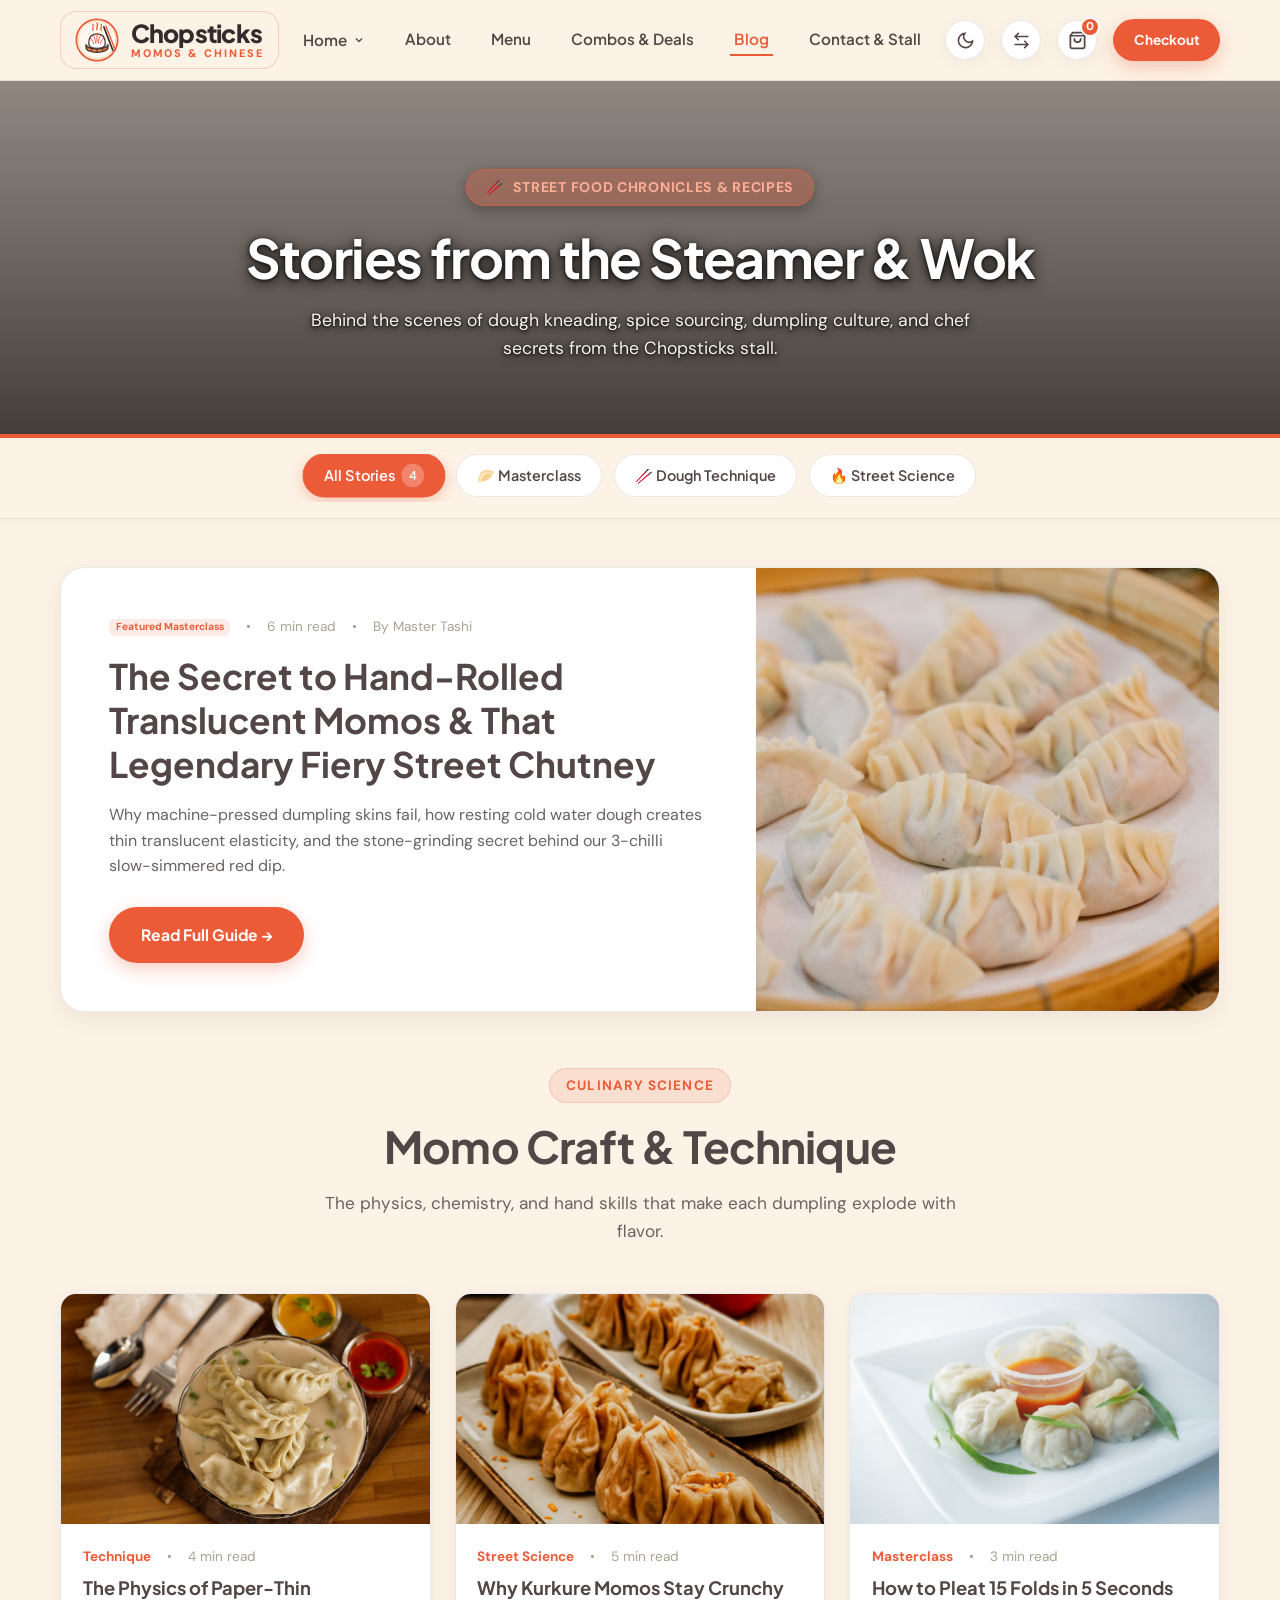
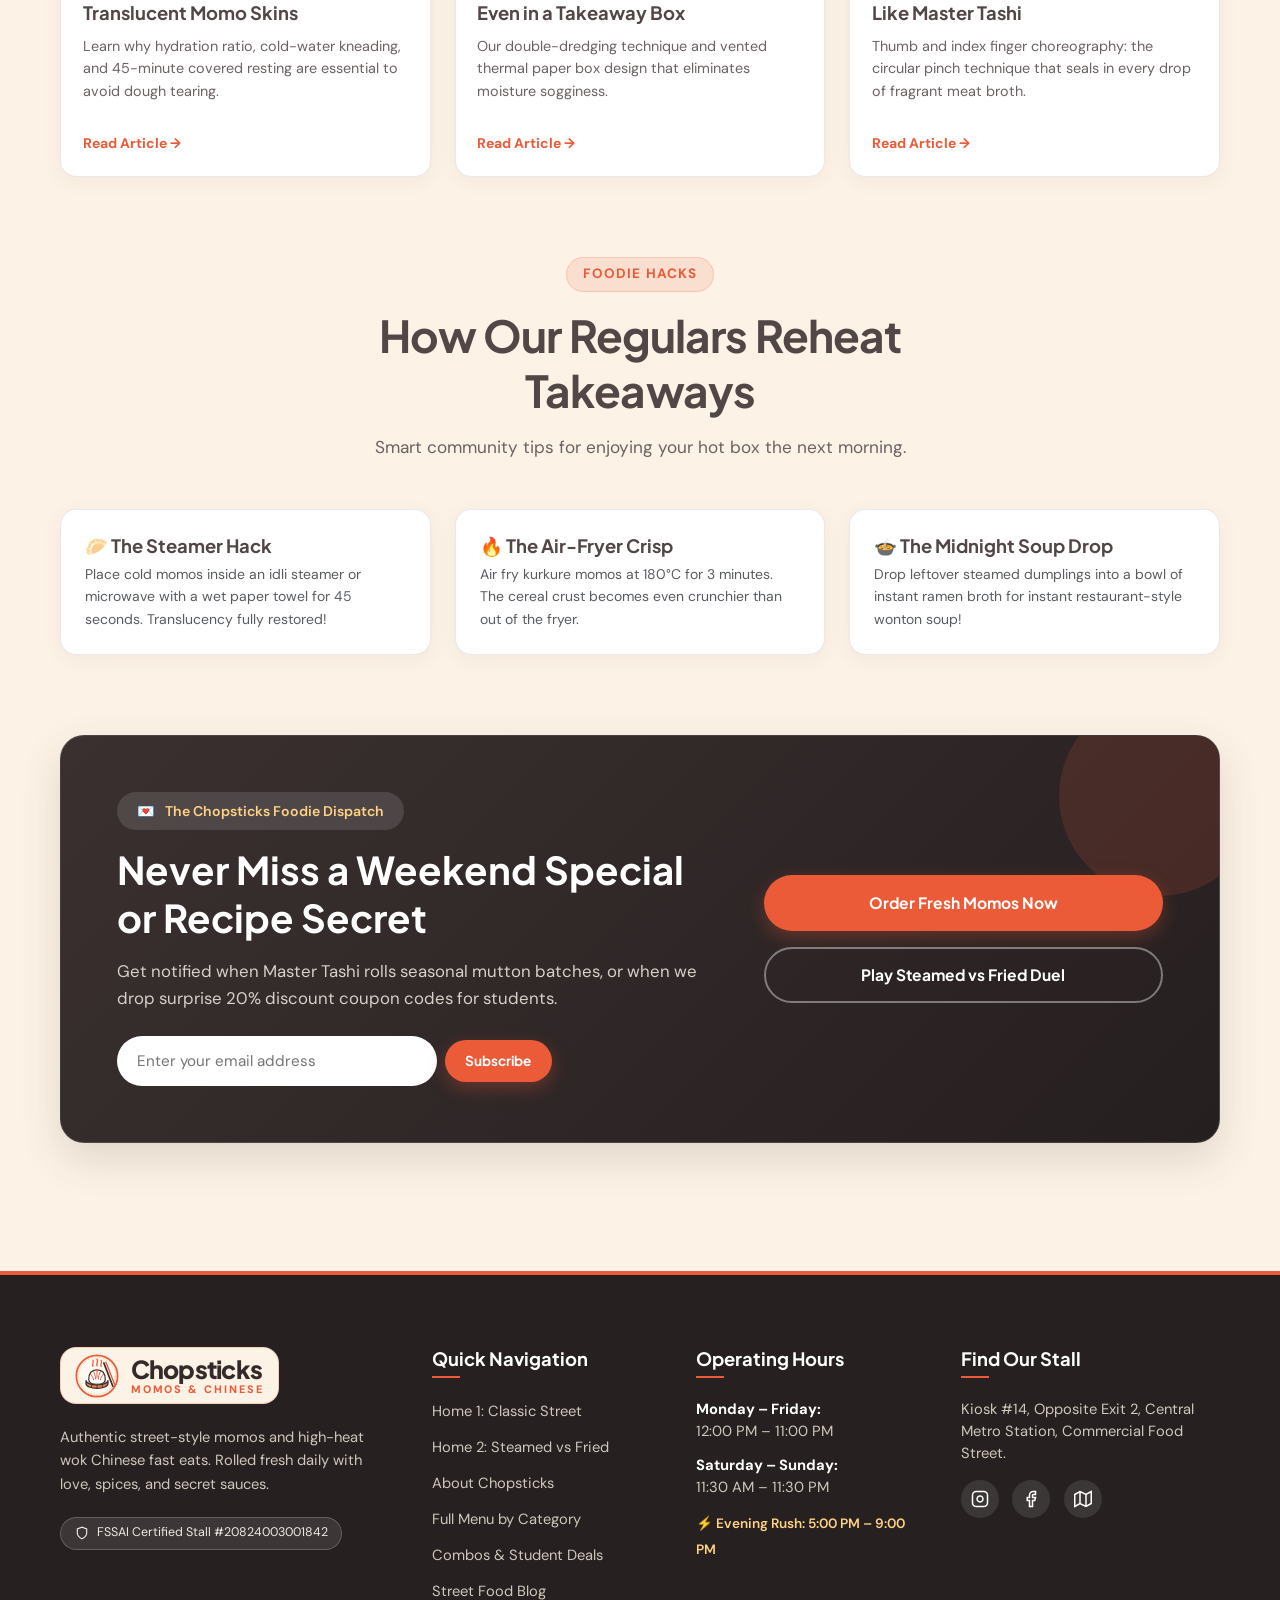
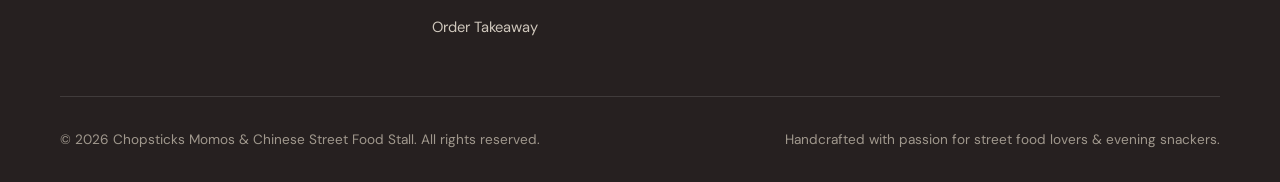
<file: blog.html>
<!DOCTYPE html>
<html lang="en">

<head>
  <meta charset="UTF-8">
  <meta name="viewport" content="width=device-width, initial-scale=1.0">
  <title>Street Food Chronicles &amp; Recipes — Chopsticks Blog</title>
  <meta name="description"
    content="Read stories, recipes, and masterclasses from the Chopsticks steamer: the art of translucent pleating, secret ghost pepper chutney, and Indo-Chinese street history.">

  <!-- Favicon: Inline SVG with #EC5B38 Circle, Crossed Chopsticks & Momo -->
  <link rel="icon" type="image/svg+xml"
    href="data:image/svg+xml,%3Csvg xmlns='http://www.w3.org/2000/svg' viewBox='0 0 64 64'%3E%3Ccircle cx='32' cy='32' r='30' fill='%23EC5B38'/%3E%3Cpath d='M16 18 L48 46 M48 18 L16 46' stroke='%23FCF2E5' stroke-width='4' stroke-linecap='round'/%3E%3Cpath d='M22 34 C22 27 42 27 42 34 C42 43 22 43 22 34 Z' fill='%23FCF2E5' stroke='%23524646' stroke-width='2'/%3E%3Cpath d='M26 24 Q28 19 26 15 M32 23 Q34 18 32 14 M38 24 Q40 19 38 15' stroke='%23FCF2E5' stroke-width='2.5' stroke-linecap='round' fill='none'/%3E%3C/svg%3E">

  <!-- Google Fonts: Plus Jakarta Sans & DM Sans -->
  <link rel="preconnect" href="https://fonts.googleapis.com">
  <link rel="preconnect" href="https://fonts.gstatic.com" crossorigin>
  <link
    href="https://fonts.googleapis.com/css2?family=DM+Sans:ital,opsz,wght@0,9..40,100..1000;1,9..40,100..1000&family=Plus+Jakarta+Sans:wght@400;500;600;700;800&display=swap"
    rel="stylesheet">

  <!-- Bootstrap 5.3.3 CSS -->
  <link href="https://cdn.jsdelivr.net/npm/bootstrap@5.3.3/dist/css/bootstrap.min.css" rel="stylesheet"
    integrity="sha384-QWTKZyjpPEjISv5WaRU9OFeRpok6YctnYmDr5pNlyT2bRjXh0JMhjY6hW+ALEwIH" crossorigin="anonymous">

  <!-- Custom Brand Stylesheet -->
  <link rel="stylesheet" href="style.css">
</head>

<body>

  <!-- ========================================================================
       GLOBAL HEADER & NAVIGATION
       ======================================================================== -->
  <header class="site-header">
    <div class="container">
      <nav class="nav-inner" aria-label="Main Navigation">
        <!-- SVG Brand Emblem Logo -->
        <a href="index.html" class="brand-logo-link" aria-label="Chopsticks Home">
          <svg class="brand-logo-svg" viewBox="0 0 64 64" fill="none" xmlns="http://www.w3.org/2000/svg">
            <circle cx="32" cy="32" r="30" fill="#FFF8F0" stroke="#EC5B38" stroke-width="2.5"/>
            <circle cx="32" cy="32" r="27" stroke="#F59E0B" stroke-width="1" stroke-dasharray="2.5 2" opacity="0.65"/>
            <!-- Bamboo Steamer Base Basket -->
            <path d="M16 43C16 47 23 50 32 50C41 50 48 47 48 43V38C48 42 41 45 32 45C23 45 16 42 16 38V43Z" fill="#E28743" stroke="#3A2E2E" stroke-width="1.8"/>
            <line x1="24" y1="43.5" x2="24" y2="48" stroke="#3A2E2E" stroke-width="1.2" stroke-linecap="round"/>
            <line x1="32" y1="44.5" x2="32" y2="49.5" stroke="#3A2E2E" stroke-width="1.2" stroke-linecap="round"/>
            <line x1="40" y1="43.5" x2="40" y2="48" stroke="#3A2E2E" stroke-width="1.2" stroke-linecap="round"/>
            <!-- Handcrafted Steamed Momo Dumpling -->
            <path d="M20 37C20 28 24 23 32 23C40 23 44 28 44 37C44 42.5 38.5 44 32 44C25.5 44 20 42.5 20 37Z" fill="#FFFFFF" stroke="#3A2E2E" stroke-width="1.8"/>
            <!-- Pleat Ridges & Pinched Top Knot -->
            <path d="M32 23V35M27 25.5C28.5 28.5 30 32.5 30 36.5M37 25.5C35.5 28.5 34 32.5 34 36.5M23 29.5C25 32.5 27 35.5 27 37.5M41 29.5C39 32.5 37 35.5 37 37.5" stroke="#EC5B38" stroke-width="1.4" stroke-linecap="round"/>
            <circle cx="32" cy="23.5" r="1.5" fill="#EC5B38"/>
            <!-- Rising Aromatic Steam Wisps -->
            <path d="M26 18C24.5 14.5 28 12.5 26 9" stroke="#EC5B38" stroke-width="1.8" stroke-linecap="round"/>
            <path d="M32 17C30.5 13 34.5 11 32 7.5" stroke="#EC5B38" stroke-width="2" stroke-linecap="round"/>
            <path d="M38 18C36.5 14.5 40 12.5 38 9" stroke="#EC5B38" stroke-width="1.8" stroke-linecap="round"/>
            <!-- Elegant Pair of Chopsticks Beside Platter -->
            <line x1="42" y1="13" x2="55" y2="47" stroke="#3A2E2E" stroke-width="2.5" stroke-linecap="round"/>
            <line x1="45" y1="12" x2="58" y2="45" stroke="#EC5B38" stroke-width="2" stroke-linecap="round"/>
          </svg>
          <div class="brand-text-wrap">
            <span class="brand-name">Chopsticks</span>
            <span class="brand-subtitle">MOMOS &amp; CHINESE</span>
          </div>
        </a>

        <!-- Desktop Navigation Links -->
        <ul class="nav-links-desktop">
          <!-- Home with Dropdown -->
          <li class="nav-link-item nav-dropdown-wrap">
            <a href="index.html" class="nav-dropdown-trigger">
              Home
              <svg width="12" height="12" viewBox="0 0 24 24" fill="none" stroke="currentColor" stroke-width="2.5">
                <polyline points="6 9 12 15 18 9" />
              </svg>
            </a>
            <ul class="nav-dropdown-menu">
              <li>
                <a href="index.html" class="nav-dropdown-item">
                  <span class="icon">🏮</span>
                  <div>
                    <div>Home 1: Classic Street</div>
                    <small style="font-size: 0.72rem; color: var(--color-stone-muted);">The Authentic Stall</small>
                  </div>
                </a>
              </li>
              <li>
                <a href="home-2.html" class="nav-dropdown-item">
                  <span class="icon">🥟</span>
                  <div>
                    <div>Home 2: Steamed vs Fried</div>
                    <small style="font-size: 0.72rem; color: var(--color-chilli-accent);">Playful Battle Arena</small>
                  </div>
                </a>
              </li>
            </ul>
          </li>

          <!-- About next to Home -->
          <li class="nav-link-item"><a href="about.html">About</a></li>

          <!-- Menu -->
          <li class="nav-link-item"><a href="menu.html">Menu</a></li>

          <!-- Combos & Deals -->
          <li class="nav-link-item"><a href="combos.html">Combos &amp; Deals</a></li>

          <!-- Blog next to Combos -->
          <li class="nav-link-item"><a href="blog.html" class="active">Blog</a></li>

          <!-- Contact & Stall -->
          <li class="nav-link-item"><a href="contact.html">Contact &amp; Stall</a></li>
        </ul>

        <!-- Toggles & CTA Group -->
        <div class="nav-cta-wrap">
          <!-- Dark Mode Toggle Button -->
          <button type="button" class="nav-action-btn theme-toggle-btn" aria-label="Toggle dark mode">
            <svg class="icon-sun" style="display: none;" viewBox="0 0 24 24" fill="none" stroke="currentColor"
              stroke-width="2">
              <circle cx="12" cy="12" r="5" />
              <line x1="12" y1="1" x2="12" y2="3" />
              <line x1="12" y1="21" x2="12" y2="23" />
              <line x1="4.22" y1="4.22" x2="5.64" y2="5.64" />
              <line x1="18.36" y1="18.36" x2="19.78" y2="19.78" />
              <line x1="1" y1="12" x2="3" y2="12" />
              <line x1="21" y1="12" x2="23" y2="12" />
              <line x1="4.22" y1="19.78" x2="5.64" y2="18.36" />
              <line x1="18.36" y1="5.64" x2="19.78" y2="4.22" />
            </svg>
            <svg class="icon-moon" viewBox="0 0 24 24" fill="none" stroke="currentColor" stroke-width="2">
              <path d="M21 12.79A9 9 0 1 1 11.21 3 7 7 0 0 0 21 12.79z" />
            </svg>
            <span class="btn-tooltip-badge">Dark Mode</span>
          </button>

          <!-- RTL Direction Toggle Button -->
          <button type="button" class="nav-action-btn rtl-toggle-btn" aria-label="Toggle text direction (LTR/RTL)">
            <svg viewBox="0 0 24 24" fill="none" stroke="currentColor" stroke-width="2" stroke-linecap="round" stroke-linejoin="round">
              <path d="M8 3L4 7L8 11"/>
              <path d="M4 7H20"/>
              <path d="M16 21L20 17L16 13"/>
              <path d="M20 17H4"/>
            </svg>
            <span class="btn-tooltip-badge">Switch RTL</span>
          </button>

          <!-- Shopping Cart Icon with Badge -->
          <a href="cart.html" class="nav-action-btn nav-cart-btn" aria-label="View Shopping Cart">
            <svg viewBox="0 0 24 24" fill="none" stroke="currentColor" stroke-width="2.2" stroke-linecap="round"
              stroke-linejoin="round">
              <path d="M6 2L3 6v14a2 2 0 0 0 2 2h14a2 2 0 0 0 2-2V6l-3-4z"></path>
              <line x1="3" y1="6" x2="21" y2="6"></line>
              <path d="M16 10a4 4 0 0 1-8 0"></path>
            </svg>
            <span class="cart-badge-count">0</span>
            <span class="btn-tooltip-badge">Cart</span>
          </a>

          <!-- Quick Takeaway CTA -->
          <a href="checkout.html" class="btn-chopsticks btn-primary-chilli btn-sm-chop nav-cta-desktop">
            Checkout
          </a>

          <!-- Mobile Toggle -->
          <button class="mobile-nav-toggle" id="mobileNavToggle" aria-label="Toggle navigation menu"
            aria-expanded="false">
            <svg viewBox="0 0 24 24" fill="none" stroke="currentColor" stroke-width="2.5">
              <line x1="3" y1="12" x2="21" y2="12" />
              <line x1="3" y1="6" x2="21" y2="6" />
              <line x1="3" y1="18" x2="21" y2="18" />
            </svg>
          </button>
        </div>
      </nav>
    </div>

    <!-- Mobile Dropdown Menu -->
    <div class="mobile-nav-menu" id="mobileNavMenu">
      <ul class="mobile-nav-links">
        <li><a href="index.html">Home 1: Classic Street</a></li>
        <li><a href="home-2.html">Home 2: Steamed vs Fried</a></li>
        <li><a href="about.html">About Chopsticks</a></li>
        <li><a href="menu.html">Menu (Momos & Wok)</a></li>
        <li><a href="combos.html">Combos & Deals</a></li>
        <li><a href="blog.html" class="active">Blog & Stories</a></li>
        <li><a href="contact.html">Contact & Stall Map</a></li>
        <li>
          <a href="cart.html" class="mobile-nav-cart-btn">
            <span class="mobile-nav-cart-label">
              <svg viewBox="0 0 24 24" fill="none" stroke="currentColor" stroke-width="2.2" stroke-linecap="round"
                stroke-linejoin="round">
                <path d="M6 2L3 6v14a2 2 0 0 0 2 2h14a2 2 0 0 0 2-2V6l-3-4z"></path>
                <line x1="3" y1="6" x2="21" y2="6"></line>
                <path d="M16 10a4 4 0 0 1-8 0"></path>
              </svg>
              <span>Cart</span>
            </span>
            <span class="cart-badge-count mobile-cart-badge">0</span>
          </a>
        </li>
        <li><a href="checkout.html">Checkout</a></li>
      </ul>
    </div>
  </header>

  <!-- ========================================================================
       BLOG HUB (7 SEGMENTS)
       ======================================================================== -->
  <main>
    <!-- SEGMENT 1: BLOG HERO BANNER -->
    <section class="page-hero-banner hero-bg-blog text-center">
      <div class="container">
        <div class="hero-pill">
          <span>🥢</span> Street Food Chronicles &amp; Recipes
        </div>
        <h1 class="hero-title">Stories from the Steamer &amp; Wok</h1>
        <p class="hero-subtitle">
          Behind the scenes of dough kneading, spice sourcing, dumpling culture, and chef secrets from the Chopsticks
          stall.
        </p>
      </div>
    </section>

    <!-- SEGMENT 2: STICKY ARTICLE CATEGORY FILTER BAR -->
    <div class="sticky-filter-wrapper">
      <div class="container">
        <div class="filter-pills-scroll justify-content-center" role="tablist">
          <button type="button" class="filter-pill-btn active" data-blog-filter="all">
            All Stories <span class="pill-count">4</span>
          </button>
          <button type="button" class="filter-pill-btn" data-blog-filter="masterclass">
            🥟 Masterclass
          </button>
          <button type="button" class="filter-pill-btn" data-blog-filter="technique">
            🥢 Dough Technique
          </button>
          <button type="button" class="filter-pill-btn" data-blog-filter="science">
            🔥 Street Science
          </button>
        </div>
      </div>
    </div>

    <div class="container py-5">

      <!-- SEGMENT 2: FEATURED HERO ARTICLE (LINKS TO BLOG-DETAILS.HTML) -->
      <section class="reveal-on-scroll blog-post-wrapper" data-blog-cat="masterclass">
        <article class="blog-featured-hero">
          <div class="blog-hero-content">
            <div class="blog-meta-tags">
              <span class="badge"
                style="background-color: var(--color-accent-soft); color: var(--color-chilli-accent); font-weight: 700;">Featured
                Masterclass</span>
              <span>&bull;</span>
              <span>6 min read</span>
              <span>&bull;</span>
              <span>By Master Tashi</span>
            </div>
            <h2 style="font-size: clamp(1.6rem, 2.8vw, 2.2rem); margin-bottom: 1rem; color: var(--color-primary-dark);">
              <a href="blog-details.html?post=secret-momo" style="color: inherit;">
                The Secret to Hand-Rolled Translucent Momos &amp; That Legendary Fiery Street Chutney
              </a>
            </h2>
            <p style="color: var(--color-text-muted); font-size: 1rem; line-height: 1.6; margin-bottom: 1.75rem;">
              Why machine-pressed dumpling skins fail, how resting cold water dough creates thin translucent elasticity,
              and the stone-grinding secret behind our 3-chilli slow-simmered red dip.
            </p>
            <div>
              <a href="blog-details.html?post=secret-momo" class="btn-chopsticks btn-primary-chilli">
                Read Full Guide &rarr;
              </a>
            </div>
          </div>
          <div style="background-color: #EEE6D8;">
            <img src="assets/images/blog/blog-1.jpg" alt="Fresh Momos Masterclass"
              style="width: 100%; height: 100%; object-fit: cover;">
          </div>
        </article>
      </section>

      <!-- SEGMENT 3: MOMO CRAFT & TECHNIQUE ARTICLES (3 CARDS) -->
      <section class="section-spacing pt-0">
        <div class="section-title-wrap">
          <div class="section-pill-tag">Culinary Science</div>
          <h2 class="section-heading">Momo Craft &amp; Technique</h2>
          <p class="section-subtitle">The physics, chemistry, and hand skills that make each dumpling explode with
            flavor.</p>
        </div>

        <div class="row g-4 reveal-on-scroll" id="blogGrid">
          <!-- Post 1 -->
          <div class="col-lg-4 col-md-6 blog-post-wrapper" data-blog-cat="technique">
            <div class="food-card">
              <div class="food-card-img-wrap" style="aspect-ratio: 16/10;">
                <img src="assets/images/blog/blog-2.jpg" alt="Translucent Dough Science">
              </div>
              <div class="food-card-body">
                <div class="blog-meta-tags mb-2">
                  <span style="color: var(--color-chilli-accent); font-weight: 700;">Technique</span>
                  <span>&bull;</span>
                  <span>4 min read</span>
                </div>
                <h3 class="food-card-title">
                  <a href="blog-details.html?post=physics-skins">The Physics of Paper-Thin Translucent Momo Skins</a>
                </h3>
                <p class="food-card-desc">
                  Learn why hydration ratio, cold-water kneading, and 45-minute covered resting are essential to avoid
                  dough tearing.
                </p>
                <a href="blog-details.html?post=physics-skins" class="text-chilli fw-bold small"
                  style="color: var(--color-chilli-accent);">Read Article &rarr;</a>
              </div>
            </div>
          </div>

          <!-- Post 2 -->
          <div class="col-lg-4 col-md-6 blog-post-wrapper" data-blog-cat="science">
            <div class="food-card">
              <div class="food-card-img-wrap" style="aspect-ratio: 16/10;">
                <img src="assets/images/blog/blog-3.jpg" alt="Crispy Fried Chemistry">
              </div>
              <div class="food-card-body">
                <div class="blog-meta-tags mb-2">
                  <span style="color: var(--color-chilli-accent); font-weight: 700;">Street Science</span>
                  <span>&bull;</span>
                  <span>5 min read</span>
                </div>
                <h3 class="food-card-title">
                  <a href="blog-details.html?post=kurkure-crunch">Why Kurkure Momos Stay Crunchy Even in a Takeaway
                    Box</a>
                </h3>
                <p class="food-card-desc">
                  Our double-dredging technique and vented thermal paper box design that eliminates moisture sogginess.
                </p>
                <a href="blog-details.html?post=kurkure-crunch" class="text-chilli fw-bold small"
                  style="color: var(--color-chilli-accent);">Read Article &rarr;</a>
              </div>
            </div>
          </div>

          <!-- Post 3 -->
          <div class="col-lg-4 col-md-6 blog-post-wrapper" data-blog-cat="masterclass technique">
            <div class="food-card">
              <div class="food-card-img-wrap" style="aspect-ratio: 16/10;">
                <img src="assets/images/blog/blog-4.jpg" alt="Crimping Masterclass">
              </div>
              <div class="food-card-body">
                <div class="blog-meta-tags mb-2">
                  <span style="color: var(--color-chilli-accent); font-weight: 700;">Masterclass</span>
                  <span>&bull;</span>
                  <span>3 min read</span>
                </div>
                <h3 class="food-card-title">
                  <a href="blog-details.html?post=pleat-folds">How to Pleat 15 Folds in 5 Seconds Like Master Tashi</a>
                </h3>
                <p class="food-card-desc">
                  Thumb and index finger choreography: the circular pinch technique that seals in every drop of fragrant
                  meat broth.
                </p>
                <a href="blog-details.html?post=pleat-folds" class="text-chilli fw-bold small"
                  style="color: var(--color-chilli-accent);">Read Article &rarr;</a>
              </div>
            </div>
          </div>
        </div>
      </section>

      <!-- SEGMENT 6: STREET FOODIE READERS' CORNER & COMMUNITY TIPS -->
      <section class="section-spacing pt-0">
        <div class="section-title-wrap">
          <div class="section-pill-tag">Foodie Hacks</div>
          <h2 class="section-heading">How Our Regulars Reheat Takeaways</h2>
          <p class="section-subtitle">Smart community tips for enjoying your hot box the next morning.</p>
        </div>

        <div class="row g-4 reveal-on-scroll">
          <div class="col-md-4">
            <div class="food-card p-4">
              <h4 style="font-size: 1.15rem; margin-bottom: 0.35rem;">🥟 The Steamer Hack</h4>
              <p class="small text-muted mb-0">Place cold momos inside an idli steamer or microwave with a wet paper
                towel for 45 seconds. Translucency fully restored!</p>
            </div>
          </div>
          <div class="col-md-4">
            <div class="food-card p-4">
              <h4 style="font-size: 1.15rem; margin-bottom: 0.35rem;">🔥 The Air-Fryer Crisp</h4>
              <p class="small text-muted mb-0">Air fry kurkure momos at 180°C for 3 minutes. The cereal crust becomes
                even crunchier than out of the fryer.</p>
            </div>
          </div>
          <div class="col-md-4">
            <div class="food-card p-4">
              <h4 style="font-size: 1.15rem; margin-bottom: 0.35rem;">🍲 The Midnight Soup Drop</h4>
              <p class="small text-muted mb-0">Drop leftover steamed dumplings into a bowl of instant ramen broth for
                instant restaurant-style wonton soup!</p>
            </div>
          </div>
        </div>
      </section>

      <!-- SEGMENT 7: JOIN THE FOODIE DISPATCH (PRE-FOOTER CTA) -->
      <section class="section-spacing pt-0">
        <div class="visit-banner-box reveal-on-scroll">
          <div>
            <div class="stall-timing-pill">
              <span>💌</span> The Chopsticks Foodie Dispatch
            </div>
            <h2>Never Miss a Weekend Special or Recipe Secret</h2>
            <p>
              Get notified when Master Tashi rolls seasonal mutton batches, or when we drop surprise 20% discount coupon
              codes for students.
            </p>
            <div class="d-flex align-items-center gap-2 mt-2">
              <input type="email" placeholder="Enter your email address"
                style="padding: 0.8rem 1.25rem; border-radius: var(--radius-full); border: none; font-size: 0.95rem; width: 100%; max-width: 320px;">
              <button type="button" class="btn-chopsticks btn-primary-chilli btn-sm-chop"
                onclick="alert('Welcome to the Chopsticks Foodie Club! Check your inbox for your 10% coupon.')">
                Subscribe
              </button>
            </div>
          </div>
          <div class="visit-banner-actions">
            <a href="contact.html" class="btn-chopsticks btn-primary-chilli w-100">
              Order Fresh Momos Now
            </a>
            <a href="home-2.html" class="btn-chopsticks btn-outline-dark w-100"
              style="color: #FFF !important; border-color: rgba(255,255,255,0.4);">
              Play Steamed vs Fried Duel
            </a>
          </div>
        </div>
      </section>

    </div>
  </main>

  <!-- ========================================================================
       GLOBAL FOOTER (ON ALL PAGES)
       ======================================================================== -->
  <footer class="site-footer">
    <div class="container">
      <div class="footer-grid">
        <!-- Brand Info -->
        <div>
          <a href="index.html" class="brand-logo-link footer-brand-logo-link" aria-label="Chopsticks Home">
            <svg class="brand-logo-svg" viewBox="0 0 64 64" fill="none" xmlns="http://www.w3.org/2000/svg">
            <circle cx="32" cy="32" r="30" fill="#FFF8F0" stroke="#EC5B38" stroke-width="2.5"/>
            <circle cx="32" cy="32" r="27" stroke="#F59E0B" stroke-width="1" stroke-dasharray="2.5 2" opacity="0.65"/>
            <!-- Bamboo Steamer Base Basket -->
            <path d="M16 43C16 47 23 50 32 50C41 50 48 47 48 43V38C48 42 41 45 32 45C23 45 16 42 16 38V43Z" fill="#E28743" stroke="#3A2E2E" stroke-width="1.8"/>
            <line x1="24" y1="43.5" x2="24" y2="48" stroke="#3A2E2E" stroke-width="1.2" stroke-linecap="round"/>
            <line x1="32" y1="44.5" x2="32" y2="49.5" stroke="#3A2E2E" stroke-width="1.2" stroke-linecap="round"/>
            <line x1="40" y1="43.5" x2="40" y2="48" stroke="#3A2E2E" stroke-width="1.2" stroke-linecap="round"/>
            <!-- Handcrafted Steamed Momo Dumpling -->
            <path d="M20 37C20 28 24 23 32 23C40 23 44 28 44 37C44 42.5 38.5 44 32 44C25.5 44 20 42.5 20 37Z" fill="#FFFFFF" stroke="#3A2E2E" stroke-width="1.8"/>
            <!-- Pleat Ridges & Pinched Top Knot -->
            <path d="M32 23V35M27 25.5C28.5 28.5 30 32.5 30 36.5M37 25.5C35.5 28.5 34 32.5 34 36.5M23 29.5C25 32.5 27 35.5 27 37.5M41 29.5C39 32.5 37 35.5 37 37.5" stroke="#EC5B38" stroke-width="1.4" stroke-linecap="round"/>
            <circle cx="32" cy="23.5" r="1.5" fill="#EC5B38"/>
            <!-- Rising Aromatic Steam Wisps -->
            <path d="M26 18C24.5 14.5 28 12.5 26 9" stroke="#EC5B38" stroke-width="1.8" stroke-linecap="round"/>
            <path d="M32 17C30.5 13 34.5 11 32 7.5" stroke="#EC5B38" stroke-width="2" stroke-linecap="round"/>
            <path d="M38 18C36.5 14.5 40 12.5 38 9" stroke="#EC5B38" stroke-width="1.8" stroke-linecap="round"/>
            <!-- Elegant Pair of Chopsticks Beside Platter -->
            <line x1="42" y1="13" x2="55" y2="47" stroke="#3A2E2E" stroke-width="2.5" stroke-linecap="round"/>
            <line x1="45" y1="12" x2="58" y2="45" stroke="#EC5B38" stroke-width="2" stroke-linecap="round"/>
          </svg>
            <div class="brand-text-wrap">
              <span class="brand-name footer-brand-name">Chopsticks</span>
              <span class="brand-subtitle">MOMOS &amp; CHINESE</span>
            </div>
          </a>
          <p class="footer-desc mt-2">
            Authentic street-style momos and high-heat wok Chinese fast eats. Rolled fresh daily with love, spices, and
            secret sauces.
          </p>
          <div class="fssai-pill">
            <svg width="14" height="14" viewBox="0 0 24 24" fill="none" stroke="currentColor" stroke-width="2">
              <path d="M12 22s8-4 8-10V5l-8-3-8 3v7c0 6 8 10 8 10z" />
            </svg>
            <span>FSSAI Certified Stall #20824003001842</span>
          </div>
        </div>

        <!-- Quick Links -->
        <div>
          <h4 class="footer-col-title">Quick Navigation</h4>
          <ul class="footer-links-list">
            <li><a href="index.html">Home 1: Classic Street</a></li>
            <li><a href="home-2.html">Home 2: Steamed vs Fried</a></li>
            <li><a href="about.html">About Chopsticks</a></li>
            <li><a href="menu.html">Full Menu by Category</a></li>
            <li><a href="combos.html">Combos &amp; Student Deals</a></li>
            <li><a href="blog.html">Street Food Blog</a></li>
            <li><a href="contact.html">Order Takeaway</a></li>
          </ul>
        </div>

        <!-- Stall Timings Recap -->
        <div>
          <h4 class="footer-col-title">Operating Hours</h4>
          <p class="footer-timings-p">
            <strong>Monday – Friday:</strong><br>
            12:00 PM – 11:00 PM
          </p>
          <p class="footer-timings-p">
            <strong>Saturday – Sunday:</strong><br>
            11:30 AM – 11:30 PM
          </p>
          <span style="color: #FFD285; font-size: 0.85rem; font-weight: 600;">⚡ Evening Rush: 5:00 PM – 9:00 PM</span>
        </div>

        <!-- Location & Socials -->
        <div>
          <h4 class="footer-col-title">Find Our Stall</h4>
          <p class="footer-timings-p">
            Kiosk #14, Opposite Exit 2, Central Metro Station, Commercial Food Street.
          </p>
          <div class="footer-social-links">
            <a href="https://instagram.com" target="_blank" rel="noopener" class="social-icon-btn"
              aria-label="Instagram">
              <svg width="18" height="18" viewBox="0 0 24 24" fill="none" stroke="currentColor" stroke-width="2">
                <rect x="2" y="2" width="20" height="20" rx="5" ry="5" />
                <path d="M16 11.37A4 4 0 1 1 12.63 8 4 4 0 0 1 16 11.37z" />
                <line x1="17.5" y1="6.5" x2="17.51" y2="6.5" />
              </svg>
            </a>
            <a href="https://facebook.com" target="_blank" rel="noopener" class="social-icon-btn" aria-label="Facebook">
              <svg width="18" height="18" viewBox="0 0 24 24" fill="none" stroke="currentColor" stroke-width="2">
                <path d="M18 2h-3a5 5 0 0 0-5 5v3H7v4h3v8h4v-8h3l1-4h-4V7a1 1 0 0 1 1-1h3z" />
              </svg>
            </a>
            <a href="contact.html#stallMap" class="social-icon-btn" aria-label="Google Maps Location">
              <svg width="18" height="18" viewBox="0 0 24 24" fill="none" stroke="currentColor" stroke-width="2">
                <polygon points="1 6 1 22 8 18 16 22 23 18 23 2 16 6 8 2 1 6" />
                <line x1="8" y1="2" x2="8" y2="18" />
                <line x1="16" y1="6" x2="16" y2="22" />
              </svg>
            </a>
          </div>
        </div>
      </div>

      <!-- Bottom Bar -->
      <div class="footer-bottom-bar">
        <div>&copy; 2026 Chopsticks Momos &amp; Chinese Street Food Stall. All rights reserved.</div>
        <div>Handcrafted with passion for street food lovers &amp; evening snackers.</div>
      </div>
    </div>
  </footer>

  <!-- Bootstrap 5.3.3 JS Bundle -->
  <script src="https://cdn.jsdelivr.net/npm/bootstrap@5.3.3/dist/js/bootstrap.bundle.min.js"
    integrity="sha384-YvpcrYf0tY3lHB60NNkmXc5s9fDVZLESaAA55NDzOxhy9GkcIdslK1eN7N6jIeHz"
    crossorigin="anonymous"></script>
  <!-- Core Custom JS -->
  <script src="main.js"></script>
</body>

</html>
</file>
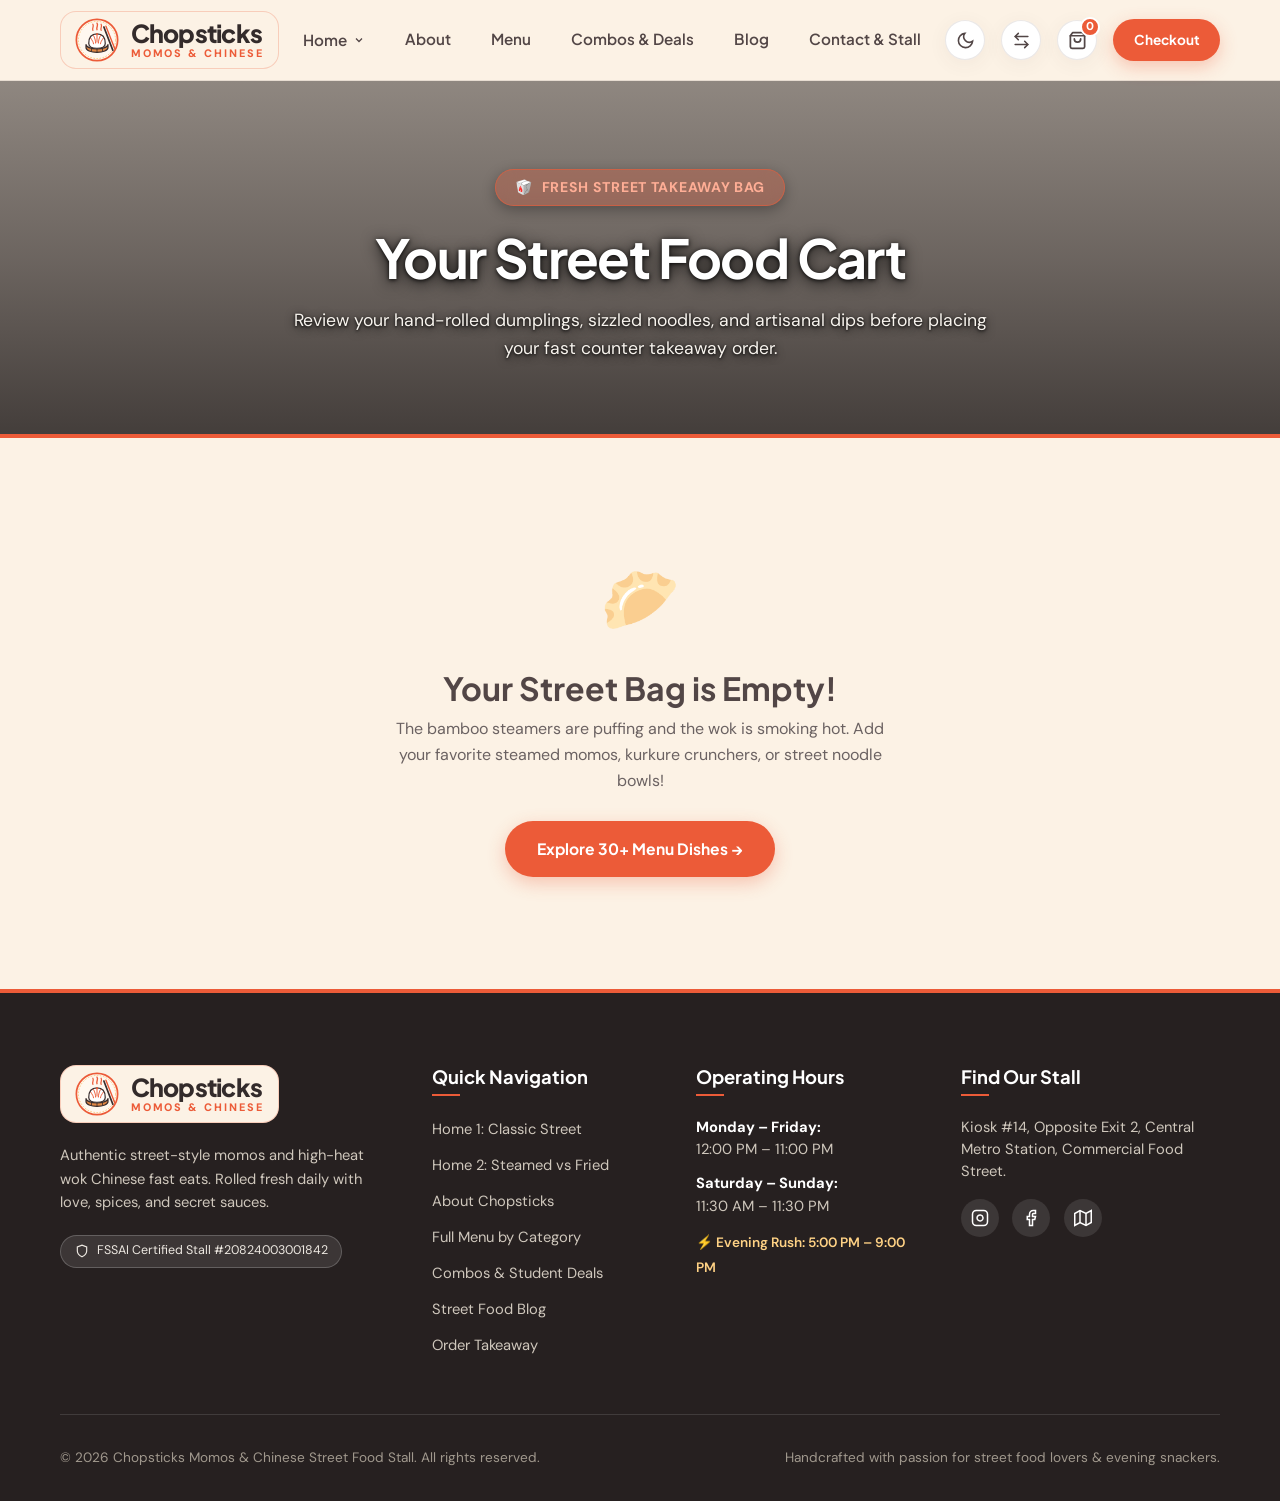
<file: cart.html>
<!DOCTYPE html>
<html lang="en">
<head>
  <meta charset="UTF-8">
  <meta name="viewport" content="width=device-width, initial-scale=1.0">
  <title>Your Street Food Cart — Chopsticks Momos &amp; Chinese Fast Food</title>
  <meta name="description" content="Review your freshly hand-rolled momos, wok noodles, and coolers in your Chopsticks cart before quick takeaway pickup.">
  
  <!-- Inline SVG Favicon -->
  <link rel="icon" type="image/svg+xml" href="data:image/svg+xml,%3Csvg xmlns='http://www.w3.org/2000/svg' viewBox='0 0 64 64'%3E%3Ccircle cx='32' cy='32' r='30' fill='%23EC5B38'/%3E%3Cpath d='M16 18 L48 46 M48 18 L16 46' stroke='%23FCF2E5' stroke-width='4' stroke-linecap='round'/%3E%3Cpath d='M22 34 C22 27 42 27 42 34 C42 43 22 43 22 34 Z' fill='%23FCF2E5' stroke='%23524646' stroke-width='2'/%3E%3Cpath d='M26 24 Q28 19 26 15 M32 23 Q34 18 32 14 M38 24 Q40 19 38 15' stroke='%23FCF2E5' stroke-width='2.5' stroke-linecap='round' fill='none'/%3E%3C/svg%3E">

  <!-- Google Fonts: Plus Jakarta Sans & DM Sans -->
  <link rel="preconnect" href="https://fonts.googleapis.com">
  <link rel="preconnect" href="https://fonts.gstatic.com" crossorigin>
  <link href="https://fonts.googleapis.com/css2?family=DM+Sans:ital,opsz,wght@0,9..40,100..1000;1,9..40,100..1000&family=Plus+Jakarta+Sans:wght@400;500;600;700;800&display=swap" rel="stylesheet">

  <!-- Bootstrap 5.3.3 CSS -->
  <link href="https://cdn.jsdelivr.net/npm/bootstrap@5.3.3/dist/css/bootstrap.min.css" rel="stylesheet" integrity="sha384-QWTKZyjpPEjISv5WaRU9OFeRpok6YctnYmDr5pNlyT2bRjXh0JMhjY6hW+ALEwIH" crossorigin="anonymous">

  <!-- Custom Brand Stylesheet -->
  <link rel="stylesheet" href="style.css">
</head>
<body>

  <!-- ========================================================================
       PERSISTENT HEADER & NAVIGATION
       ======================================================================== -->
  <header class="site-header" id="siteHeader">
    <div class="container">
      <nav class="nav-inner" aria-label="Main Navigation">
        <!-- SVG Brand Emblem Logo -->
        <a href="index.html" class="brand-logo-link" aria-label="Chopsticks Home">
          <svg class="brand-logo-svg" viewBox="0 0 64 64" fill="none" xmlns="http://www.w3.org/2000/svg">
            <circle cx="32" cy="32" r="30" fill="#FFF8F0" stroke="#EC5B38" stroke-width="2.5"/>
            <circle cx="32" cy="32" r="27" stroke="#F59E0B" stroke-width="1" stroke-dasharray="2.5 2" opacity="0.65"/>
            <!-- Bamboo Steamer Base Basket -->
            <path d="M16 43C16 47 23 50 32 50C41 50 48 47 48 43V38C48 42 41 45 32 45C23 45 16 42 16 38V43Z" fill="#E28743" stroke="#3A2E2E" stroke-width="1.8"/>
            <line x1="24" y1="43.5" x2="24" y2="48" stroke="#3A2E2E" stroke-width="1.2" stroke-linecap="round"/>
            <line x1="32" y1="44.5" x2="32" y2="49.5" stroke="#3A2E2E" stroke-width="1.2" stroke-linecap="round"/>
            <line x1="40" y1="43.5" x2="40" y2="48" stroke="#3A2E2E" stroke-width="1.2" stroke-linecap="round"/>
            <!-- Handcrafted Steamed Momo Dumpling -->
            <path d="M20 37C20 28 24 23 32 23C40 23 44 28 44 37C44 42.5 38.5 44 32 44C25.5 44 20 42.5 20 37Z" fill="#FFFFFF" stroke="#3A2E2E" stroke-width="1.8"/>
            <!-- Pleat Ridges & Pinched Top Knot -->
            <path d="M32 23V35M27 25.5C28.5 28.5 30 32.5 30 36.5M37 25.5C35.5 28.5 34 32.5 34 36.5M23 29.5C25 32.5 27 35.5 27 37.5M41 29.5C39 32.5 37 35.5 37 37.5" stroke="#EC5B38" stroke-width="1.4" stroke-linecap="round"/>
            <circle cx="32" cy="23.5" r="1.5" fill="#EC5B38"/>
            <!-- Rising Aromatic Steam Wisps -->
            <path d="M26 18C24.5 14.5 28 12.5 26 9" stroke="#EC5B38" stroke-width="1.8" stroke-linecap="round"/>
            <path d="M32 17C30.5 13 34.5 11 32 7.5" stroke="#EC5B38" stroke-width="2" stroke-linecap="round"/>
            <path d="M38 18C36.5 14.5 40 12.5 38 9" stroke="#EC5B38" stroke-width="1.8" stroke-linecap="round"/>
            <!-- Elegant Pair of Chopsticks Beside Platter -->
            <line x1="42" y1="13" x2="55" y2="47" stroke="#3A2E2E" stroke-width="2.5" stroke-linecap="round"/>
            <line x1="45" y1="12" x2="58" y2="45" stroke="#EC5B38" stroke-width="2" stroke-linecap="round"/>
          </svg>
          <div class="brand-text-wrap">
            <span class="brand-name">Chopsticks</span>
            <span class="brand-subtitle">MOMOS &amp; CHINESE</span>
          </div>
        </a>

        <!-- Desktop Navigation Links -->
        <ul class="nav-links-desktop">
          <!-- Home with Dropdown -->
          <li class="nav-link-item nav-dropdown-wrap">
            <a href="index.html" class="nav-dropdown-trigger">
              Home
              <svg width="12" height="12" viewBox="0 0 24 24" fill="none" stroke="currentColor" stroke-width="2.5"><polyline points="6 9 12 15 18 9"/></svg>
            </a>
            <ul class="nav-dropdown-menu">
              <li>
                <a href="index.html" class="nav-dropdown-item">
                  <span class="icon">🏮</span>
                  <div>
                    <strong>Home 1: Classic Street</strong>
                    <small>Signature menu, house dips &amp; street vibes</small>
                  </div>
                </a>
              </li>
              <li>
                <a href="home-2.html" class="nav-dropdown-item">
                  <span class="icon">⚔️</span>
                  <div>
                    <strong>Home 2: Steamed vs Fried</strong>
                    <small>Interactive battle arena &amp; momo roulette</small>
                  </div>
                </a>
              </li>
            </ul>
          </li>

          <!-- About next to Home -->
          <li class="nav-link-item"><a href="about.html">About</a></li>

          <!-- Menu & Combos -->
          <li class="nav-link-item"><a href="menu.html">Menu</a></li>
          <li class="nav-link-item"><a href="combos.html">Combos &amp; Deals</a></li>

          <!-- Blog next to Combos -->
          <li class="nav-link-item"><a href="blog.html">Blog</a></li>

          <!-- Contact & Stall -->
          <li class="nav-link-item"><a href="contact.html">Contact &amp; Stall</a></li>
        </ul>

        <!-- Toggles & CTA Group -->
        <div class="nav-cta-wrap">
          <!-- Dark Mode Toggle Button -->
          <button type="button" class="nav-action-btn theme-toggle-btn" aria-label="Toggle dark mode">
            <svg class="icon-sun" style="display: none;" viewBox="0 0 24 24" fill="none" stroke="currentColor" stroke-width="2"><circle cx="12" cy="12" r="5"/><line x1="12" y1="1" x2="12" y2="3"/><line x1="12" y1="21" x2="12" y2="23"/><line x1="4.22" y1="4.22" x2="5.64" y2="5.64"/><line x1="18.36" y1="18.36" x2="19.78" y2="19.78"/><line x1="1" y1="12" x2="3" y2="12"/><line x1="21" y1="12" x2="23" y2="12"/><line x1="4.22" y1="19.78" x2="5.64" y2="18.36"/><line x1="18.36" y1="5.64" x2="19.78" y2="4.22"/></svg>
            <svg class="icon-moon" viewBox="0 0 24 24" fill="none" stroke="currentColor" stroke-width="2"><path d="M21 12.79A9 9 0 1 1 11.21 3 7 7 0 0 0 21 12.79z"/></svg>
            <span class="btn-tooltip-badge">Dark Mode</span>
          </button>

          <!-- RTL Direction Toggle Button -->
          <button type="button" class="nav-action-btn rtl-toggle-btn" aria-label="Toggle text direction (LTR/RTL)">
            <svg viewBox="0 0 24 24" fill="none" stroke="currentColor" stroke-width="2" stroke-linecap="round" stroke-linejoin="round">
              <path d="M8 3L4 7L8 11"/>
              <path d="M4 7H20"/>
              <path d="M16 21L20 17L16 13"/>
              <path d="M20 17H4"/>
            </svg>
            <span class="btn-tooltip-badge">Switch RTL</span>
          </button>

          <!-- Shopping Cart Icon with Badge -->
          <a href="cart.html" class="nav-action-btn nav-cart-btn" aria-label="View Shopping Cart">
            <svg viewBox="0 0 24 24" fill="none" stroke="currentColor" stroke-width="2.2" stroke-linecap="round" stroke-linejoin="round">
              <path d="M6 2L3 6v14a2 2 0 0 0 2 2h14a2 2 0 0 0 2-2V6l-3-4z"></path>
              <line x1="3" y1="6" x2="21" y2="6"></line>
              <path d="M16 10a4 4 0 0 1-8 0"></path>
            </svg>
            <span class="cart-badge-count">0</span>
            <span class="btn-tooltip-badge">Cart</span>
          </a>

          <!-- Quick Takeaway CTA -->
          <a href="checkout.html" class="btn-chopsticks btn-primary-chilli btn-sm-chop nav-cta-desktop">
            Checkout
          </a>

          <!-- Mobile Toggle -->
          <button class="mobile-nav-toggle" id="mobileNavToggle" aria-label="Toggle navigation menu" aria-expanded="false">
            <svg viewBox="0 0 24 24" fill="none" stroke="currentColor" stroke-width="2.5"><line x1="3" y1="12" x2="21" y2="12"/><line x1="3" y1="6" x2="21" y2="6"/><line x1="3" y1="18" x2="21" y2="18"/></svg>
          </button>
        </div>
      </nav>
    </div>

        <!-- Mobile Dropdown Menu -->
    <div class="mobile-nav-menu" id="mobileNavMenu">
      <ul class="mobile-nav-links">
        <li><a href="index.html">Home 1: Classic Street</a></li>
        <li><a href="home-2.html">Home 2: Steamed vs Fried</a></li>
        <li><a href="about.html">About Chopsticks</a></li>
        <li><a href="menu.html">Menu (Momos & Wok)</a></li>
        <li><a href="combos.html">Combos & Deals</a></li>
        <li><a href="blog.html">Blog & Stories</a></li>
        <li><a href="contact.html">Contact & Stall Map</a></li>
        <li>
          <a href="cart.html" class="mobile-nav-cart-btn active">
            <span class="mobile-nav-cart-label">
              <svg viewBox="0 0 24 24" fill="none" stroke="currentColor" stroke-width="2.2" stroke-linecap="round" stroke-linejoin="round">
                <path d="M6 2L3 6v14a2 2 0 0 0 2 2h14a2 2 0 0 0 2-2V6l-3-4z"></path>
                <line x1="3" y1="6" x2="21" y2="6"></line>
                <path d="M16 10a4 4 0 0 1-8 0"></path>
              </svg>
              <span>Cart</span>
            </span>
            <span class="cart-badge-count mobile-cart-badge">0</span>
          </a>
        </li>
        <li><a href="checkout.html">Checkout</a></li>
      </ul>
    </div>
  </header>

  <!-- ========================================================================
       CART PAGE CONTENT
       ======================================================================== -->
  <main>
    <!-- HERO BANNER -->
    <section class="page-hero-banner hero-bg-cart text-center">
      <div class="container">
        <div class="hero-pill">
          <span>🥡</span> Fresh Street Takeaway Bag
        </div>
        <h1 class="hero-title">Your Street Food Cart</h1>
        <p class="hero-subtitle">
          Review your hand-rolled dumplings, sizzled noodles, and artisanal dips before placing your fast counter takeaway order.
        </p>
      </div>
    </section>

    <div class="container py-5">
      <!-- EMPTY CART STATE (Shown when 0 items) -->
      <div id="cartEmptyState" class="cart-empty-box" style="display: none;">
        <div class="cart-empty-icon">🥟</div>
        <h2 style="font-size: 2rem; color: var(--color-primary-dark); margin-bottom: 0.5rem;">Your Street Bag is Empty!</h2>
        <p style="color: var(--color-text-muted); max-width: 520px; margin: 0 auto 1.75rem auto;">
          The bamboo steamers are puffing and the wok is smoking hot. Add your favorite steamed momos, kurkure crunchers, or street noodle bowls!
        </p>
        <a href="menu.html" class="btn-chopsticks btn-primary-chilli">
          Explore 30+ Menu Dishes &rarr;
        </a>
      </div>

      <!-- FILLED CART STATE -->
      <div id="cartFilledState" class="cart-layout-grid">
        <!-- Left Column: Items List & Add-ons -->
        <div>
          <div class="cart-items-card">
            <div class="d-flex justify-content-between align-items-center mb-3 pb-3 border-bottom">
              <h2 style="font-size: 1.35rem; margin-bottom: 0; color: var(--color-primary-dark); font-weight: 800;">
                Selected Cravings
              </h2>
              <button type="button" class="btn-chopsticks btn-outline-dark btn-sm-chop" id="clearCartBtn" style="font-size: 0.8rem; padding: 0.35rem 0.75rem;">
                Clear Cart
              </button>
            </div>

            <!-- Dynamic Cart Items Injected by main.js -->
            <div id="cartItemsContainer"></div>

            <div class="mt-4 pt-3 border-top d-flex justify-content-between align-items-center flex-wrap gap-2">
              <a href="menu.html" class="btn-chopsticks btn-outline-dark btn-sm-chop">
                &larr; Add More Dishes
              </a>
              <span class="small text-muted">
                ⚡ Prepared fresh in 8–12 mins at Kiosk #14
              </span>
            </div>
          </div>

          <!-- Craving Add-ons (House Dips & Coolers) -->
          <div class="cart-items-card mt-4">
            <h3 style="font-size: 1.15rem; font-weight: 800; color: var(--color-primary-dark); margin-bottom: 1rem;">
              🔥 Pair with House Dips &amp; Coolers
            </h3>
            <div class="row g-3">
              <!-- Dip 1 -->
              <div class="col-md-6">
                <div class="dip-addon-card p-3 rounded border h-100 d-flex align-items-center justify-content-between gap-3" style="background-color: var(--color-cream-bg);">
                  <div class="dip-info d-flex flex-column justify-content-center flex-grow-1" style="min-width: 0;">
                    <strong class="dip-name text-truncate" style="display: block; font-size: 0.95rem; color: var(--color-primary-dark);" title="Ghost Pepper Chutney">Ghost Pepper Chutney</strong>
                    <span class="dip-desc small text-muted text-truncate" style="display: block;" title="Extra fiery slow-simmered dip">Extra fiery slow-simmered dip</span>
                    <span class="dip-price fw-bold mt-1" style="color: var(--color-chilli-accent); font-size: 0.95rem;">₹25</span>
                  </div>
                  <div class="dip-action flex-shrink-0">
                    <button type="button" class="btn-chopsticks btn-primary-chilli btn-sm-chop add-to-cart-btn px-3" data-name="Ghost Pepper Chutney Dip" data-price="25" data-portion="1 Tub" data-img="https://images.unsplash.com/photo-1541696432-82c6da8ce7bf?auto=format&fit=crop&w=300&q=80" data-diet="veg">
                      + Add
                    </button>
                  </div>
                </div>
              </div>

              <!-- Dip 2 -->
              <div class="col-md-6">
                <div class="dip-addon-card p-3 rounded border h-100 d-flex align-items-center justify-content-between gap-3" style="background-color: var(--color-cream-bg);">
                  <div class="dip-info d-flex flex-column justify-content-center flex-grow-1" style="min-width: 0;">
                    <strong class="dip-name text-truncate" style="display: block; font-size: 0.95rem; color: var(--color-primary-dark);" title="Smoked Chilli Oil Crisp">Smoked Chilli Oil Crisp</strong>
                    <span class="dip-desc small text-muted text-truncate" style="display: block;" title="Garlic fried crisp oil">Garlic fried crisp oil</span>
                    <span class="dip-price fw-bold mt-1" style="color: var(--color-chilli-accent); font-size: 0.95rem;">₹30</span>
                  </div>
                  <div class="dip-action flex-shrink-0">
                    <button type="button" class="btn-chopsticks btn-primary-chilli btn-sm-chop add-to-cart-btn px-3" data-name="Smoked Chilli Oil Tub" data-price="30" data-portion="1 Tub" data-img="https://images.unsplash.com/photo-1563245372-f21724e3856d?auto=format&fit=crop&w=300&q=80" data-diet="veg">
                      + Add
                    </button>
                  </div>
                </div>
              </div>

              <!-- Dip 3 -->
              <div class="col-md-6">
                <div class="dip-addon-card p-3 rounded border h-100 d-flex align-items-center justify-content-between gap-3" style="background-color: var(--color-cream-bg);">
                  <div class="dip-info d-flex flex-column justify-content-center flex-grow-1" style="min-width: 0;">
                    <strong class="dip-name text-truncate" style="display: block; font-size: 0.95rem; color: var(--color-primary-dark);" title="Sweet Garlic Sesame Dip">Sweet Garlic Sesame Dip</strong>
                    <span class="dip-desc small text-muted text-truncate" style="display: block;" title="Nutty mountain blend">Nutty mountain blend</span>
                    <span class="dip-price fw-bold mt-1" style="color: var(--color-chilli-accent); font-size: 0.95rem;">₹25</span>
                  </div>
                  <div class="dip-action flex-shrink-0">
                    <button type="button" class="btn-chopsticks btn-primary-chilli btn-sm-chop add-to-cart-btn px-3" data-name="Sweet Garlic Sesame Dip" data-price="25" data-portion="1 Tub" data-img="https://images.unsplash.com/photo-1496116218417-1a781b1c416c?auto=format&fit=crop&w=300&q=80" data-diet="veg">
                      + Add
                    </button>
                  </div>
                </div>
              </div>

              <!-- Dip 4 -->
              <div class="col-md-6">
                <div class="dip-addon-card p-3 rounded border h-100 d-flex align-items-center justify-content-between gap-3" style="background-color: var(--color-cream-bg);">
                  <div class="dip-info d-flex flex-column justify-content-center flex-grow-1" style="min-width: 0;">
                    <strong class="dip-name text-truncate" style="display: block; font-size: 0.95rem; color: var(--color-primary-dark);" title="Lemon Mint Iced Tea">Lemon Mint Iced Tea</strong>
                    <span class="dip-desc small text-muted text-truncate" style="display: block;" title="Chilled Assam citrus brew">Chilled Assam citrus brew</span>
                    <span class="dip-price fw-bold mt-1" style="color: var(--color-chilli-accent); font-size: 0.95rem;">₹65</span>
                  </div>
                  <div class="dip-action flex-shrink-0">
                    <button type="button" class="btn-chopsticks btn-primary-chilli btn-sm-chop add-to-cart-btn px-3" data-name="Lemon Mint Iced Tea" data-price="65" data-portion="350ml" data-img="https://images.unsplash.com/photo-1513558161293-cdaf765ed2fd?auto=format&fit=crop&w=300&q=80" data-diet="veg">
                      + Add
                    </button>
                  </div>
                </div>
              </div>
            </div>
          </div>
        </div>

        <!-- Right Column: Cart Summary -->
        <div>
          <div class="cart-summary-card">
            <h3 class="cart-summary-title">Bill Details</h3>

            <div class="cart-summary-line">
              <span>Item Subtotal</span>
              <span id="cartSubtotal" style="font-weight: 700;">₹0</span>
            </div>

            <div class="cart-summary-line">
              <span>
                Eco Thermal Packaging
                <small class="d-block text-muted" style="font-size: 0.78rem;">FREE on orders above ₹350</small>
              </span>
              <span id="cartPackaging" style="font-weight: 700;">₹15</span>
            </div>

            <div class="cart-summary-line" id="cartDiscountRow" style="display: none; color: #4CAF50;">
              <span>Promo Discount</span>
              <span id="cartDiscount" style="font-weight: 700;">-₹0</span>
            </div>

            <!-- Promo Code Box -->
            <form id="cartPromoForm" class="cart-promo-form">
              <input type="text" id="cartPromoInput" class="cart-promo-input" placeholder="Coupon (e.g. STREET10)" aria-label="Coupon code">
              <button type="submit" class="cart-promo-btn">Apply</button>
            </form>
            <div id="cartPromoMsg" class="small mb-3" style="font-weight: 600;"></div>

            <!-- Total Line -->
            <div class="cart-summary-line total-line">
              <span>To Pay</span>
              <span id="cartGrandTotal" style="color: var(--color-chilli-accent);">₹0</span>
            </div>

            <!-- Proceed to Checkout Button -->
            <a href="checkout.html" class="btn-chopsticks btn-primary-chilli w-100 text-center py-3 mt-3">
              Proceed to Checkout &rarr;
            </a>

            <!-- Quick Trust Notes -->
            <div class="mt-4 pt-3 border-top text-muted small">
              <div class="d-flex align-items-center gap-2 mb-2">
                <svg width="16" height="16" viewBox="0 0 24 24" fill="none" stroke="#4CAF50" stroke-width="2.5"><polyline points="20 6 9 17 4 12"/></svg>
                <span>No cancellation fee before steaming begins</span>
              </div>
              <div class="d-flex align-items-center gap-2 mb-2">
                <svg width="16" height="16" viewBox="0 0 24 24" fill="none" stroke="#EC5B38" stroke-width="2.5"><circle cx="12" cy="12" r="10"/><polyline points="12 6 12 12 16 14"/></svg>
                <span>Ready for pickup within 10–15 mins</span>
              </div>
              <div class="d-flex align-items-center gap-2">
                <svg width="16" height="16" viewBox="0 0 24 24" fill="none" stroke="#A8A492" stroke-width="2.5"><path d="M12 22s8-4 8-10V5l-8-3-8 3v7c0 6 8 10 8 10z"/></svg>
                <span>FSSAI Certified Tamper-Proof Street Box</span>
              </div>
            </div>
          </div>
        </div>
      </div>
    </div>
  </main>

  <!-- ========================================================================
       GLOBAL FOOTER
       ======================================================================== -->
  <footer class="site-footer">
    <div class="container">
      <div class="footer-grid">
        <!-- Brand Info -->
        <div>
          <a href="index.html" class="brand-logo-link footer-brand-logo-link" aria-label="Chopsticks Home">
            <svg class="brand-logo-svg" viewBox="0 0 64 64" fill="none" xmlns="http://www.w3.org/2000/svg">
            <circle cx="32" cy="32" r="30" fill="#FFF8F0" stroke="#EC5B38" stroke-width="2.5"/>
            <circle cx="32" cy="32" r="27" stroke="#F59E0B" stroke-width="1" stroke-dasharray="2.5 2" opacity="0.65"/>
            <!-- Bamboo Steamer Base Basket -->
            <path d="M16 43C16 47 23 50 32 50C41 50 48 47 48 43V38C48 42 41 45 32 45C23 45 16 42 16 38V43Z" fill="#E28743" stroke="#3A2E2E" stroke-width="1.8"/>
            <line x1="24" y1="43.5" x2="24" y2="48" stroke="#3A2E2E" stroke-width="1.2" stroke-linecap="round"/>
            <line x1="32" y1="44.5" x2="32" y2="49.5" stroke="#3A2E2E" stroke-width="1.2" stroke-linecap="round"/>
            <line x1="40" y1="43.5" x2="40" y2="48" stroke="#3A2E2E" stroke-width="1.2" stroke-linecap="round"/>
            <!-- Handcrafted Steamed Momo Dumpling -->
            <path d="M20 37C20 28 24 23 32 23C40 23 44 28 44 37C44 42.5 38.5 44 32 44C25.5 44 20 42.5 20 37Z" fill="#FFFFFF" stroke="#3A2E2E" stroke-width="1.8"/>
            <!-- Pleat Ridges & Pinched Top Knot -->
            <path d="M32 23V35M27 25.5C28.5 28.5 30 32.5 30 36.5M37 25.5C35.5 28.5 34 32.5 34 36.5M23 29.5C25 32.5 27 35.5 27 37.5M41 29.5C39 32.5 37 35.5 37 37.5" stroke="#EC5B38" stroke-width="1.4" stroke-linecap="round"/>
            <circle cx="32" cy="23.5" r="1.5" fill="#EC5B38"/>
            <!-- Rising Aromatic Steam Wisps -->
            <path d="M26 18C24.5 14.5 28 12.5 26 9" stroke="#EC5B38" stroke-width="1.8" stroke-linecap="round"/>
            <path d="M32 17C30.5 13 34.5 11 32 7.5" stroke="#EC5B38" stroke-width="2" stroke-linecap="round"/>
            <path d="M38 18C36.5 14.5 40 12.5 38 9" stroke="#EC5B38" stroke-width="1.8" stroke-linecap="round"/>
            <!-- Elegant Pair of Chopsticks Beside Platter -->
            <line x1="42" y1="13" x2="55" y2="47" stroke="#3A2E2E" stroke-width="2.5" stroke-linecap="round"/>
            <line x1="45" y1="12" x2="58" y2="45" stroke="#EC5B38" stroke-width="2" stroke-linecap="round"/>
          </svg>
            <div class="brand-text-wrap">
              <span class="brand-name footer-brand-name">Chopsticks</span>
              <span class="brand-subtitle">MOMOS &amp; CHINESE</span>
            </div>
          </a>
          <p class="footer-desc mt-2">
            Authentic street-style momos and high-heat wok Chinese fast eats. Rolled fresh daily with love, spices, and secret sauces.
          </p>
          <div class="fssai-pill">
            <svg width="14" height="14" viewBox="0 0 24 24" fill="none" stroke="currentColor" stroke-width="2"><path d="M12 22s8-4 8-10V5l-8-3-8 3v7c0 6 8 10 8 10z"/></svg>
            <span>FSSAI Certified Stall #20824003001842</span>
          </div>
        </div>

        <!-- Quick Links -->
        <div>
          <h4 class="footer-col-title">Quick Navigation</h4>
          <ul class="footer-links-list">
            <li><a href="index.html">Home 1: Classic Street</a></li>
            <li><a href="home-2.html">Home 2: Steamed vs Fried</a></li>
            <li><a href="about.html">About Chopsticks</a></li>
            <li><a href="menu.html">Full Menu by Category</a></li>
            <li><a href="combos.html">Combos &amp; Student Deals</a></li>
            <li><a href="blog.html">Street Food Blog</a></li>
            <li><a href="contact.html">Order Takeaway</a></li>
          </ul>
        </div>

        <!-- Stall Timings Recap -->
        <div>
          <h4 class="footer-col-title">Operating Hours</h4>
          <p class="footer-timings-p">
            <strong>Monday – Friday:</strong><br>
            12:00 PM – 11:00 PM
          </p>
          <p class="footer-timings-p">
            <strong>Saturday – Sunday:</strong><br>
            11:30 AM – 11:30 PM
          </p>
          <span style="color: #FFD285; font-size: 0.85rem; font-weight: 600;">⚡ Evening Rush: 5:00 PM – 9:00 PM</span>
        </div>

        <!-- Location & Socials -->
        <div>
          <h4 class="footer-col-title">Find Our Stall</h4>
          <p class="footer-timings-p">
            Kiosk #14, Opposite Exit 2, Central Metro Station, Commercial Food Street.
          </p>
          <div class="footer-social-links">
            <a href="https://instagram.com" target="_blank" rel="noopener" class="social-icon-btn" aria-label="Instagram">
              <svg width="18" height="18" viewBox="0 0 24 24" fill="none" stroke="currentColor" stroke-width="2"><rect x="2" y="2" width="20" height="20" rx="5" ry="5"/><path d="M16 11.37A4 4 0 1 1 12.63 8 4 4 0 0 1 16 11.37z"/><line x1="17.5" y1="6.5" x2="17.51" y2="6.5"/></svg>
            </a>
            <a href="https://facebook.com" target="_blank" rel="noopener" class="social-icon-btn" aria-label="Facebook">
              <svg width="18" height="18" viewBox="0 0 24 24" fill="none" stroke="currentColor" stroke-width="2"><path d="M18 2h-3a5 5 0 0 0-5 5v3H7v4h3v8h4v-8h3l1-4h-4V7a1 1 0 0 1 1-1h3z"/></svg>
            </a>
            <a href="contact.html#stallMap" class="social-icon-btn" aria-label="Google Maps Location">
              <svg width="18" height="18" viewBox="0 0 24 24" fill="none" stroke="currentColor" stroke-width="2"><polygon points="1 6 1 22 8 18 16 22 23 18 23 2 16 6 8 2 1 6"/><line x1="8" y1="2" x2="8" y2="18"/><line x1="16" y1="6" x2="16" y2="22"/></svg>
            </a>
          </div>
        </div>
      </div>

      <!-- Bottom Bar -->
      <div class="footer-bottom-bar">
        <div>&copy; 2026 Chopsticks Momos &amp; Chinese Street Food Stall. All rights reserved.</div>
        <div>Handcrafted with passion for street food lovers &amp; evening snackers.</div>
      </div>
    </div>
  </footer>

  <!-- Bootstrap 5.3.3 JS Bundle -->
  <script src="https://cdn.jsdelivr.net/npm/bootstrap@5.3.3/dist/js/bootstrap.bundle.min.js" integrity="sha384-YvpcrYf0tY3lHB60NNkmXc5s9fDVZLESaAA55NDzOxhy9GkcIdslK1eN7N6jIeHz" crossorigin="anonymous"></script>
  <!-- Core Custom JS -->
  <script src="main.js"></script>
</body>
</html>
</file>
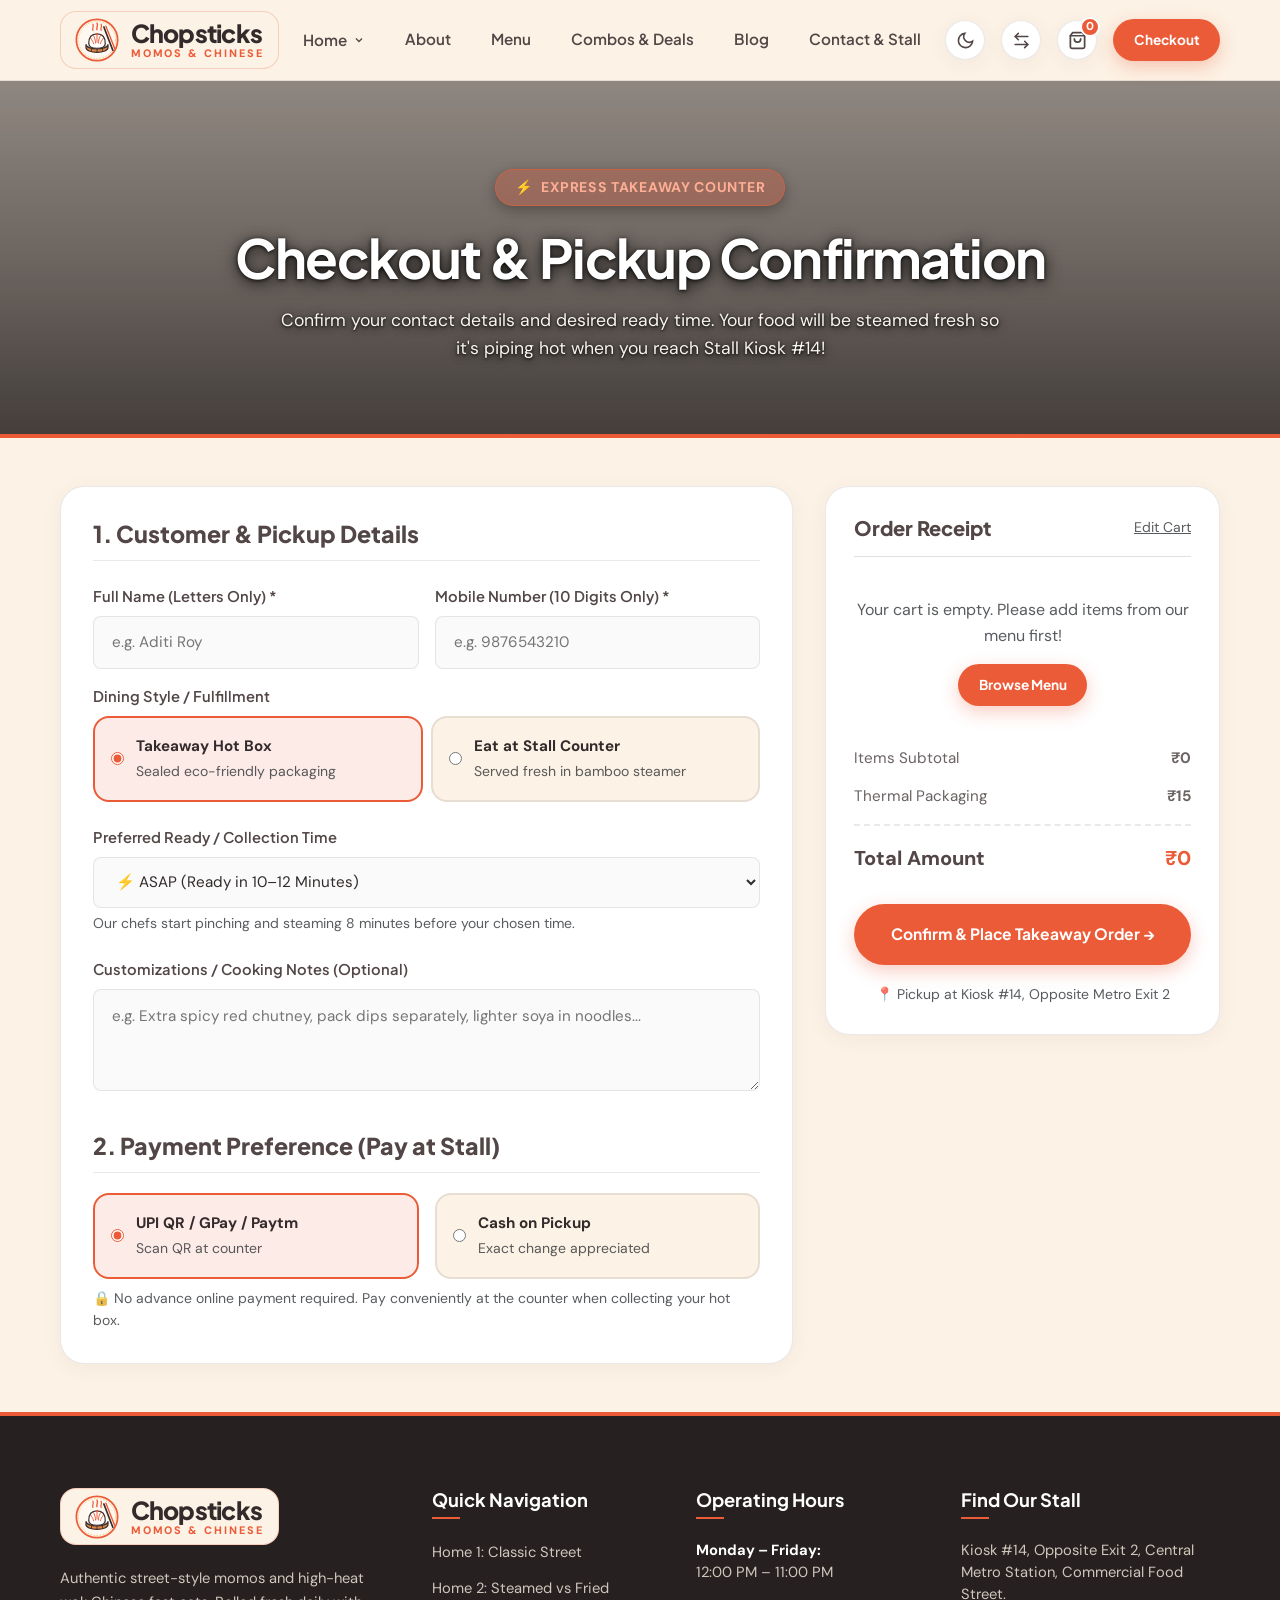
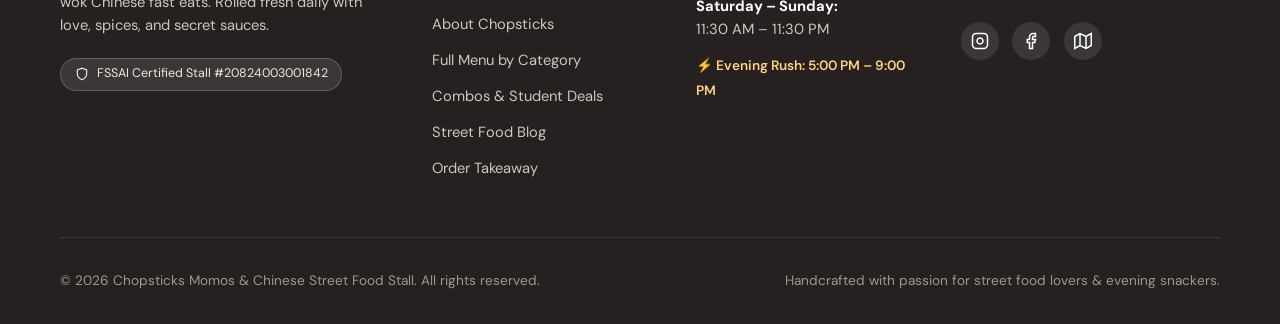
<file: checkout.html>
<!DOCTYPE html>
<html lang="en">
<head>
  <meta charset="UTF-8">
  <meta name="viewport" content="width=device-width, initial-scale=1.0">
  <title>Checkout &amp; Takeaway Pickup — Chopsticks Momos &amp; Chinese Fast Food</title>
  <meta name="description" content="Confirm your takeaway pickup slip for fresh hand-rolled momos and sizzling wok Chinese eats at Chopsticks Stall.">
  
  <!-- Inline SVG Favicon -->
  <link rel="icon" type="image/svg+xml" href="data:image/svg+xml,%3Csvg xmlns='http://www.w3.org/2000/svg' viewBox='0 0 64 64'%3E%3Ccircle cx='32' cy='32' r='30' fill='%23EC5B38'/%3E%3Cpath d='M16 18 L48 46 M48 18 L16 46' stroke='%23FCF2E5' stroke-width='4' stroke-linecap='round'/%3E%3Cpath d='M22 34 C22 27 42 27 42 34 C42 43 22 43 22 34 Z' fill='%23FCF2E5' stroke='%23524646' stroke-width='2'/%3E%3Cpath d='M26 24 Q28 19 26 15 M32 23 Q34 18 32 14 M38 24 Q40 19 38 15' stroke='%23FCF2E5' stroke-width='2.5' stroke-linecap='round' fill='none'/%3E%3C/svg%3E">

  <!-- Google Fonts: Plus Jakarta Sans & DM Sans -->
  <link rel="preconnect" href="https://fonts.googleapis.com">
  <link rel="preconnect" href="https://fonts.gstatic.com" crossorigin>
  <link href="https://fonts.googleapis.com/css2?family=DM+Sans:ital,opsz,wght@0,9..40,100..1000;1,9..40,100..1000&family=Plus+Jakarta+Sans:wght@400;500;600;700;800&display=swap" rel="stylesheet">

  <!-- Bootstrap 5.3.3 CSS -->
  <link href="https://cdn.jsdelivr.net/npm/bootstrap@5.3.3/dist/css/bootstrap.min.css" rel="stylesheet" integrity="sha384-QWTKZyjpPEjISv5WaRU9OFeRpok6YctnYmDr5pNlyT2bRjXh0JMhjY6hW+ALEwIH" crossorigin="anonymous">

  <!-- Custom Brand Stylesheet -->
  <link rel="stylesheet" href="style.css">
</head>
<body>

  <!-- ========================================================================
       PERSISTENT HEADER & NAVIGATION
       ======================================================================== -->
  <header class="site-header" id="siteHeader">
    <div class="container">
      <nav class="nav-inner" aria-label="Main Navigation">
        <!-- SVG Brand Emblem Logo -->
        <a href="index.html" class="brand-logo-link" aria-label="Chopsticks Home">
          <svg class="brand-logo-svg" viewBox="0 0 64 64" fill="none" xmlns="http://www.w3.org/2000/svg">
            <circle cx="32" cy="32" r="30" fill="#FFF8F0" stroke="#EC5B38" stroke-width="2.5"/>
            <circle cx="32" cy="32" r="27" stroke="#F59E0B" stroke-width="1" stroke-dasharray="2.5 2" opacity="0.65"/>
            <!-- Bamboo Steamer Base Basket -->
            <path d="M16 43C16 47 23 50 32 50C41 50 48 47 48 43V38C48 42 41 45 32 45C23 45 16 42 16 38V43Z" fill="#E28743" stroke="#3A2E2E" stroke-width="1.8"/>
            <line x1="24" y1="43.5" x2="24" y2="48" stroke="#3A2E2E" stroke-width="1.2" stroke-linecap="round"/>
            <line x1="32" y1="44.5" x2="32" y2="49.5" stroke="#3A2E2E" stroke-width="1.2" stroke-linecap="round"/>
            <line x1="40" y1="43.5" x2="40" y2="48" stroke="#3A2E2E" stroke-width="1.2" stroke-linecap="round"/>
            <!-- Handcrafted Steamed Momo Dumpling -->
            <path d="M20 37C20 28 24 23 32 23C40 23 44 28 44 37C44 42.5 38.5 44 32 44C25.5 44 20 42.5 20 37Z" fill="#FFFFFF" stroke="#3A2E2E" stroke-width="1.8"/>
            <!-- Pleat Ridges & Pinched Top Knot -->
            <path d="M32 23V35M27 25.5C28.5 28.5 30 32.5 30 36.5M37 25.5C35.5 28.5 34 32.5 34 36.5M23 29.5C25 32.5 27 35.5 27 37.5M41 29.5C39 32.5 37 35.5 37 37.5" stroke="#EC5B38" stroke-width="1.4" stroke-linecap="round"/>
            <circle cx="32" cy="23.5" r="1.5" fill="#EC5B38"/>
            <!-- Rising Aromatic Steam Wisps -->
            <path d="M26 18C24.5 14.5 28 12.5 26 9" stroke="#EC5B38" stroke-width="1.8" stroke-linecap="round"/>
            <path d="M32 17C30.5 13 34.5 11 32 7.5" stroke="#EC5B38" stroke-width="2" stroke-linecap="round"/>
            <path d="M38 18C36.5 14.5 40 12.5 38 9" stroke="#EC5B38" stroke-width="1.8" stroke-linecap="round"/>
            <!-- Elegant Pair of Chopsticks Beside Platter -->
            <line x1="42" y1="13" x2="55" y2="47" stroke="#3A2E2E" stroke-width="2.5" stroke-linecap="round"/>
            <line x1="45" y1="12" x2="58" y2="45" stroke="#EC5B38" stroke-width="2" stroke-linecap="round"/>
          </svg>
          <div class="brand-text-wrap">
            <span class="brand-name">Chopsticks</span>
            <span class="brand-subtitle">MOMOS &amp; CHINESE</span>
          </div>
        </a>

        <!-- Desktop Navigation Links -->
        <ul class="nav-links-desktop">
          <!-- Home with Dropdown -->
          <li class="nav-link-item nav-dropdown-wrap">
            <a href="index.html" class="nav-dropdown-trigger">
              Home
              <svg width="12" height="12" viewBox="0 0 24 24" fill="none" stroke="currentColor" stroke-width="2.5"><polyline points="6 9 12 15 18 9"/></svg>
            </a>
            <ul class="nav-dropdown-menu">
              <li>
                <a href="index.html" class="nav-dropdown-item">
                  <span class="icon">🏮</span>
                  <div>
                    <strong>Home 1: Classic Street</strong>
                    <small>Signature menu, house dips &amp; street vibes</small>
                  </div>
                </a>
              </li>
              <li>
                <a href="home-2.html" class="nav-dropdown-item">
                  <span class="icon">⚔️</span>
                  <div>
                    <strong>Home 2: Steamed vs Fried</strong>
                    <small>Interactive battle arena &amp; momo roulette</small>
                  </div>
                </a>
              </li>
            </ul>
          </li>

          <!-- About next to Home -->
          <li class="nav-link-item"><a href="about.html">About</a></li>

          <!-- Menu & Combos -->
          <li class="nav-link-item"><a href="menu.html">Menu</a></li>
          <li class="nav-link-item"><a href="combos.html">Combos &amp; Deals</a></li>

          <!-- Blog next to Combos -->
          <li class="nav-link-item"><a href="blog.html">Blog</a></li>

          <!-- Contact & Stall -->
          <li class="nav-link-item"><a href="contact.html">Contact &amp; Stall</a></li>
        </ul>

        <!-- Toggles & CTA Group -->
        <div class="nav-cta-wrap">
          <!-- Dark Mode Toggle Button -->
          <button type="button" class="nav-action-btn theme-toggle-btn" aria-label="Toggle dark mode">
            <svg class="icon-sun" style="display: none;" viewBox="0 0 24 24" fill="none" stroke="currentColor" stroke-width="2"><circle cx="12" cy="12" r="5"/><line x1="12" y1="1" x2="12" y2="3"/><line x1="12" y1="21" x2="12" y2="23"/><line x1="4.22" y1="4.22" x2="5.64" y2="5.64"/><line x1="18.36" y1="18.36" x2="19.78" y2="19.78"/><line x1="1" y1="12" x2="3" y2="12"/><line x1="21" y1="12" x2="23" y2="12"/><line x1="4.22" y1="19.78" x2="5.64" y2="18.36"/><line x1="18.36" y1="5.64" x2="19.78" y2="4.22"/></svg>
            <svg class="icon-moon" viewBox="0 0 24 24" fill="none" stroke="currentColor" stroke-width="2"><path d="M21 12.79A9 9 0 1 1 11.21 3 7 7 0 0 0 21 12.79z"/></svg>
            <span class="btn-tooltip-badge">Dark Mode</span>
          </button>

          <!-- RTL Direction Toggle Button -->
          <button type="button" class="nav-action-btn rtl-toggle-btn" aria-label="Toggle text direction (LTR/RTL)">
            <svg viewBox="0 0 24 24" fill="none" stroke="currentColor" stroke-width="2" stroke-linecap="round" stroke-linejoin="round">
              <path d="M8 3L4 7L8 11"/>
              <path d="M4 7H20"/>
              <path d="M16 21L20 17L16 13"/>
              <path d="M20 17H4"/>
            </svg>
            <span class="btn-tooltip-badge">Switch RTL</span>
          </button>

          <!-- Shopping Cart Icon with Badge -->
          <a href="cart.html" class="nav-action-btn nav-cart-btn" aria-label="View Shopping Cart">
            <svg viewBox="0 0 24 24" fill="none" stroke="currentColor" stroke-width="2.2" stroke-linecap="round" stroke-linejoin="round">
              <path d="M6 2L3 6v14a2 2 0 0 0 2 2h14a2 2 0 0 0 2-2V6l-3-4z"></path>
              <line x1="3" y1="6" x2="21" y2="6"></line>
              <path d="M16 10a4 4 0 0 1-8 0"></path>
            </svg>
            <span class="cart-badge-count">0</span>
            <span class="btn-tooltip-badge">Cart</span>
          </a>

          <!-- Quick Takeaway CTA -->
          <a href="checkout.html" class="btn-chopsticks btn-primary-chilli btn-sm-chop nav-cta-desktop active">
            Checkout
          </a>

          <!-- Mobile Toggle -->
          <button class="mobile-nav-toggle" id="mobileNavToggle" aria-label="Toggle navigation menu" aria-expanded="false">
            <svg viewBox="0 0 24 24" fill="none" stroke="currentColor" stroke-width="2.5"><line x1="3" y1="12" x2="21" y2="12"/><line x1="3" y1="6" x2="21" y2="6"/><line x1="3" y1="18" x2="21" y2="18"/></svg>
          </button>
        </div>
      </nav>
    </div>

        <!-- Mobile Dropdown Menu -->
    <div class="mobile-nav-menu" id="mobileNavMenu">
      <ul class="mobile-nav-links">
        <li><a href="index.html">Home 1: Classic Street</a></li>
        <li><a href="home-2.html">Home 2: Steamed vs Fried</a></li>
        <li><a href="about.html">About Chopsticks</a></li>
        <li><a href="menu.html">Menu (Momos & Wok)</a></li>
        <li><a href="combos.html">Combos & Deals</a></li>
        <li><a href="blog.html">Blog & Stories</a></li>
        <li><a href="contact.html">Contact & Stall Map</a></li>
        <li>
          <a href="cart.html" class="mobile-nav-cart-btn">
            <span class="mobile-nav-cart-label">
              <svg viewBox="0 0 24 24" fill="none" stroke="currentColor" stroke-width="2.2" stroke-linecap="round" stroke-linejoin="round">
                <path d="M6 2L3 6v14a2 2 0 0 0 2 2h14a2 2 0 0 0 2-2V6l-3-4z"></path>
                <line x1="3" y1="6" x2="21" y2="6"></line>
                <path d="M16 10a4 4 0 0 1-8 0"></path>
              </svg>
              <span>Cart</span>
            </span>
            <span class="cart-badge-count mobile-cart-badge">0</span>
          </a>
        </li>
        <li><a href="checkout.html" class="active">Checkout</a></li>
      </ul>
    </div>
  </header>

  <!-- ========================================================================
       CHECKOUT PAGE CONTENT
       ======================================================================== -->
  <main>
    <!-- HERO BANNER -->
    <section class="page-hero-banner hero-bg-checkout text-center">
      <div class="container">
        <div class="hero-pill">
          <span>⚡</span> Express Takeaway Counter
        </div>
        <h1 class="hero-title">Checkout &amp; Pickup Confirmation</h1>
        <p class="hero-subtitle">
          Confirm your contact details and desired ready time. Your food will be steamed fresh so it's piping hot when you reach Stall Kiosk #14!
        </p>
      </div>
    </section>

    <div class="container py-5">
      <form id="checkoutOrderForm" novalidate>
        <div class="checkout-layout-grid">
          <!-- Left Column: Pickup Details & Payment Options -->
          <div class="checkout-form-box">
            <h2 style="font-size: 1.45rem; font-weight: 800; color: var(--color-primary-dark); margin-bottom: 1.5rem; padding-bottom: 0.75rem; border-bottom: 1px solid var(--color-border-light);">
              1. Customer &amp; Pickup Details
            </h2>

            <!-- Name and Phone Row -->
            <div class="row g-3 mb-3">
              <div class="col-md-6">
                <label for="orderCustName" class="form-label-chop">Full Name (Letters Only) *</label>
                <input type="text" id="orderCustName" class="form-input-chop" placeholder="e.g. Aditi Roy" required pattern="^[A-Za-z\s.'-]+$" minlength="2" maxlength="50" autocomplete="name" title="Please enter letters and characters only (no numbers).">
                <div class="form-field-error small text-danger mt-1" id="orderCustNameError" style="display: none;">Please enter letters only (no numbers allowed).</div>
              </div>
              <div class="col-md-6">
                <label for="orderCustPhone" class="form-label-chop">Mobile Number (10 Digits Only) *</label>
                <input type="tel" id="orderCustPhone" class="form-input-chop" placeholder="e.g. 9876543210" pattern="^[0-9]{10}$" minlength="10" maxlength="10" inputmode="numeric" autocomplete="tel" required title="Please enter exactly 10 digits (numbers only).">
                <div class="form-field-error small text-danger mt-1" id="orderCustPhoneError" style="display: none;">Please enter exactly 10 numeric digits.</div>
              </div>
            </div>

            <!-- Order Type Selection -->
            <div class="mb-4">
              <label class="form-label-chop">Dining Style / Fulfillment</label>
              <div class="row g-2">
                <div class="col-sm-6">
                  <label class="payment-option-label active">
                    <input type="radio" name="pickupType" value="Takeaway Pickup (Thermal Box)" checked style="accent-color: var(--color-chilli-accent);">
                    <div>
                      <strong style="display: block; font-size: 0.95rem;">Takeaway Hot Box</strong>
                      <small class="text-muted">Sealed eco-friendly packaging</small>
                    </div>
                  </label>
                </div>
                <div class="col-sm-6">
                  <label class="payment-option-label">
                    <input type="radio" name="pickupType" value="Stall Dine-In (Counter Plate)" style="accent-color: var(--color-chilli-accent);">
                    <div>
                      <strong style="display: block; font-size: 0.95rem;">Eat at Stall Counter</strong>
                      <small class="text-muted">Served fresh in bamboo steamer</small>
                    </div>
                  </label>
                </div>
              </div>
            </div>

            <!-- Ready / Pickup Time -->
            <div class="mb-4">
              <label for="orderPickupTime" class="form-label-chop">Preferred Ready / Collection Time</label>
              <select id="orderPickupTime" class="form-input-chop" style="cursor: pointer;">
                <option value="⚡ ASAP (Ready in 10–12 Minutes)" selected>⚡ ASAP (Ready in 10–12 Minutes)</option>
                <option value="In 20–25 Minutes">In 20–25 Minutes</option>
                <option value="In 45 Minutes">In 45 Minutes</option>
                <option value="Evening Rush (5:30 PM – 6:00 PM)">Evening Rush (5:30 PM – 6:00 PM)</option>
                <option value="Night Snack (8:00 PM – 8:30 PM)">Night Snack (8:00 PM – 8:30 PM)</option>
                <option value="Late Night (9:30 PM – 10:30 PM)">Late Night (9:30 PM – 10:30 PM)</option>
              </select>
              <small class="text-muted d-block mt-1">Our chefs start pinching and steaming 8 minutes before your chosen time.</small>
            </div>

            <!-- Kitchen Notes -->
            <div class="mb-4">
              <label for="orderNotes" class="form-label-chop">Customizations / Cooking Notes (Optional)</label>
              <textarea id="orderNotes" class="form-input-chop" rows="3" placeholder="e.g. Extra spicy red chutney, pack dips separately, lighter soya in noodles..."></textarea>
            </div>

            <!-- Payment Preferences -->
            <h2 style="font-size: 1.45rem; font-weight: 800; color: var(--color-primary-dark); margin-top: 2rem; margin-bottom: 1.25rem; padding-bottom: 0.75rem; border-bottom: 1px solid var(--color-border-light);">
              2. Payment Preference (Pay at Stall)
            </h2>

            <div class="payment-options-grid">
              <label class="payment-option-label active">
                <input type="radio" name="paymentMethod" value="UPI QR Code (GPay / PhonePe / Paytm)" checked style="accent-color: var(--color-chilli-accent);">
                <div>
                  <strong style="display: block; font-size: 0.95rem;">UPI QR / GPay / Paytm</strong>
                  <small class="text-muted">Scan QR at counter</small>
                </div>
              </label>

              <label class="payment-option-label">
                <input type="radio" name="paymentMethod" value="Cash on Counter Collection" style="accent-color: var(--color-chilli-accent);">
                <div>
                  <strong style="display: block; font-size: 0.95rem;">Cash on Pickup</strong>
                  <small class="text-muted">Exact change appreciated</small>
                </div>
              </label>
            </div>
            <small class="text-muted d-block mt-2">🔒 No advance online payment required. Pay conveniently at the counter when collecting your hot box.</small>
          </div>

          <!-- Right Column: Live Order Receipt & Submit -->
          <div>
            <div class="cart-summary-card">
              <div class="d-flex justify-content-between align-items-center mb-3 pb-3 border-bottom">
                <h3 style="font-size: 1.25rem; margin-bottom: 0; font-weight: 800;">Order Receipt</h3>
                <a href="cart.html" class="small text-muted" style="text-decoration: underline;">Edit Cart</a>
              </div>

              <!-- List of items in cart -->
              <div id="checkoutItemsSummary" class="mb-3"></div>

              <!-- Breakdown -->
              <div class="cart-summary-line">
                <span>Items Subtotal</span>
                <span id="checkoutSubtotal" style="font-weight: 700;">₹0</span>
              </div>

              <div class="cart-summary-line">
                <span>Thermal Packaging</span>
                <span id="checkoutPackaging" style="font-weight: 700;">₹15</span>
              </div>

              <div class="cart-summary-line" id="checkoutDiscountRow" style="display: none; color: #4CAF50;">
                <span>Coupon Savings</span>
                <span id="checkoutDiscount" style="font-weight: 700;">-₹0</span>
              </div>

              <div class="cart-summary-line total-line">
                <span>Total Amount</span>
                <span id="checkoutGrandTotal" style="color: var(--color-chilli-accent);">₹0</span>
              </div>

              <!-- Place Order Button -->
              <button type="submit" class="btn-chopsticks btn-primary-chilli w-100 py-3 mt-3" id="placeOrderBtn">
                Confirm &amp; Place Takeaway Order &rarr;
              </button>

              <div class="text-center mt-3">
                <small class="text-muted">
                  📍 Pickup at Kiosk #14, Opposite Metro Exit 2
                </small>
              </div>
            </div>
          </div>
        </div>
      </form>
    </div>
  </main>

  <!-- ========================================================================
       MODAL: ORDER CONFIRMATION SLIP
       ======================================================================== -->
  <div class="chop-modal-backdrop" id="checkoutSuccessModal" role="dialog" aria-modal="true" aria-labelledby="checkoutModalTitle">
    <div class="chop-modal-box">
      <div class="modal-icon-success">
        <svg viewBox="0 0 24 24" fill="none" stroke="currentColor" stroke-width="3" stroke-linecap="round" stroke-linejoin="round">
          <polyline points="20 6 9 17 4 12"/>
        </svg>
      </div>
      <h3 class="modal-title" id="checkoutModalTitle">Takeaway Order Confirmed!</h3>
      <p class="modal-msg">
        The counter steamer chef has received your order ticket.
      </p>

      <!-- Dynamic Order Summary with Token & WhatsApp Share Button -->
      <div id="checkoutModalSummary"></div>
    </div>
  </div>

  <!-- ========================================================================
       GLOBAL FOOTER
       ======================================================================== -->
  <footer class="site-footer">
    <div class="container">
      <div class="footer-grid">
        <!-- Brand Info -->
        <div>
          <a href="index.html" class="brand-logo-link footer-brand-logo-link" aria-label="Chopsticks Home">
            <svg class="brand-logo-svg" viewBox="0 0 64 64" fill="none" xmlns="http://www.w3.org/2000/svg">
            <circle cx="32" cy="32" r="30" fill="#FFF8F0" stroke="#EC5B38" stroke-width="2.5"/>
            <circle cx="32" cy="32" r="27" stroke="#F59E0B" stroke-width="1" stroke-dasharray="2.5 2" opacity="0.65"/>
            <!-- Bamboo Steamer Base Basket -->
            <path d="M16 43C16 47 23 50 32 50C41 50 48 47 48 43V38C48 42 41 45 32 45C23 45 16 42 16 38V43Z" fill="#E28743" stroke="#3A2E2E" stroke-width="1.8"/>
            <line x1="24" y1="43.5" x2="24" y2="48" stroke="#3A2E2E" stroke-width="1.2" stroke-linecap="round"/>
            <line x1="32" y1="44.5" x2="32" y2="49.5" stroke="#3A2E2E" stroke-width="1.2" stroke-linecap="round"/>
            <line x1="40" y1="43.5" x2="40" y2="48" stroke="#3A2E2E" stroke-width="1.2" stroke-linecap="round"/>
            <!-- Handcrafted Steamed Momo Dumpling -->
            <path d="M20 37C20 28 24 23 32 23C40 23 44 28 44 37C44 42.5 38.5 44 32 44C25.5 44 20 42.5 20 37Z" fill="#FFFFFF" stroke="#3A2E2E" stroke-width="1.8"/>
            <!-- Pleat Ridges & Pinched Top Knot -->
            <path d="M32 23V35M27 25.5C28.5 28.5 30 32.5 30 36.5M37 25.5C35.5 28.5 34 32.5 34 36.5M23 29.5C25 32.5 27 35.5 27 37.5M41 29.5C39 32.5 37 35.5 37 37.5" stroke="#EC5B38" stroke-width="1.4" stroke-linecap="round"/>
            <circle cx="32" cy="23.5" r="1.5" fill="#EC5B38"/>
            <!-- Rising Aromatic Steam Wisps -->
            <path d="M26 18C24.5 14.5 28 12.5 26 9" stroke="#EC5B38" stroke-width="1.8" stroke-linecap="round"/>
            <path d="M32 17C30.5 13 34.5 11 32 7.5" stroke="#EC5B38" stroke-width="2" stroke-linecap="round"/>
            <path d="M38 18C36.5 14.5 40 12.5 38 9" stroke="#EC5B38" stroke-width="1.8" stroke-linecap="round"/>
            <!-- Elegant Pair of Chopsticks Beside Platter -->
            <line x1="42" y1="13" x2="55" y2="47" stroke="#3A2E2E" stroke-width="2.5" stroke-linecap="round"/>
            <line x1="45" y1="12" x2="58" y2="45" stroke="#EC5B38" stroke-width="2" stroke-linecap="round"/>
          </svg>
            <div class="brand-text-wrap">
              <span class="brand-name footer-brand-name">Chopsticks</span>
              <span class="brand-subtitle">MOMOS &amp; CHINESE</span>
            </div>
          </a>
          <p class="footer-desc mt-2">
            Authentic street-style momos and high-heat wok Chinese fast eats. Rolled fresh daily with love, spices, and secret sauces.
          </p>
          <div class="fssai-pill">
            <svg width="14" height="14" viewBox="0 0 24 24" fill="none" stroke="currentColor" stroke-width="2"><path d="M12 22s8-4 8-10V5l-8-3-8 3v7c0 6 8 10 8 10z"/></svg>
            <span>FSSAI Certified Stall #20824003001842</span>
          </div>
        </div>

        <!-- Quick Links -->
        <div>
          <h4 class="footer-col-title">Quick Navigation</h4>
          <ul class="footer-links-list">
            <li><a href="index.html">Home 1: Classic Street</a></li>
            <li><a href="home-2.html">Home 2: Steamed vs Fried</a></li>
            <li><a href="about.html">About Chopsticks</a></li>
            <li><a href="menu.html">Full Menu by Category</a></li>
            <li><a href="combos.html">Combos &amp; Student Deals</a></li>
            <li><a href="blog.html">Street Food Blog</a></li>
            <li><a href="contact.html">Order Takeaway</a></li>
          </ul>
        </div>

        <!-- Stall Timings Recap -->
        <div>
          <h4 class="footer-col-title">Operating Hours</h4>
          <p class="footer-timings-p">
            <strong>Monday – Friday:</strong><br>
            12:00 PM – 11:00 PM
          </p>
          <p class="footer-timings-p">
            <strong>Saturday – Sunday:</strong><br>
            11:30 AM – 11:30 PM
          </p>
          <span style="color: #FFD285; font-size: 0.85rem; font-weight: 600;">⚡ Evening Rush: 5:00 PM – 9:00 PM</span>
        </div>

        <!-- Location & Socials -->
        <div>
          <h4 class="footer-col-title">Find Our Stall</h4>
          <p class="footer-timings-p">
            Kiosk #14, Opposite Exit 2, Central Metro Station, Commercial Food Street.
          </p>
          <div class="footer-social-links">
            <a href="https://instagram.com" target="_blank" rel="noopener" class="social-icon-btn" aria-label="Instagram">
              <svg width="18" height="18" viewBox="0 0 24 24" fill="none" stroke="currentColor" stroke-width="2"><rect x="2" y="2" width="20" height="20" rx="5" ry="5"/><path d="M16 11.37A4 4 0 1 1 12.63 8 4 4 0 0 1 16 11.37z"/><line x1="17.5" y1="6.5" x2="17.51" y2="6.5"/></svg>
            </a>
            <a href="https://facebook.com" target="_blank" rel="noopener" class="social-icon-btn" aria-label="Facebook">
              <svg width="18" height="18" viewBox="0 0 24 24" fill="none" stroke="currentColor" stroke-width="2"><path d="M18 2h-3a5 5 0 0 0-5 5v3H7v4h3v8h4v-8h3l1-4h-4V7a1 1 0 0 1 1-1h3z"/></svg>
            </a>
            <a href="contact.html#stallMap" class="social-icon-btn" aria-label="Google Maps Location">
              <svg width="18" height="18" viewBox="0 0 24 24" fill="none" stroke="currentColor" stroke-width="2"><polygon points="1 6 1 22 8 18 16 22 23 18 23 2 16 6 8 2 1 6"/><line x1="8" y1="2" x2="8" y2="18"/><line x1="16" y1="6" x2="16" y2="22"/></svg>
            </a>
          </div>
        </div>
      </div>

      <!-- Bottom Bar -->
      <div class="footer-bottom-bar">
        <div>&copy; 2026 Chopsticks Momos &amp; Chinese Street Food Stall. All rights reserved.</div>
        <div>Handcrafted with passion for street food lovers &amp; evening snackers.</div>
      </div>
    </div>
  </footer>

  <!-- Bootstrap 5.3.3 JS Bundle -->
  <script src="https://cdn.jsdelivr.net/npm/bootstrap@5.3.3/dist/js/bootstrap.bundle.min.js" integrity="sha384-YvpcrYf0tY3lHB60NNkmXc5s9fDVZLESaAA55NDzOxhy9GkcIdslK1eN7N6jIeHz" crossorigin="anonymous"></script>
  <!-- Core Custom JS -->
  <script src="main.js"></script>
</body>
</html>
</file>
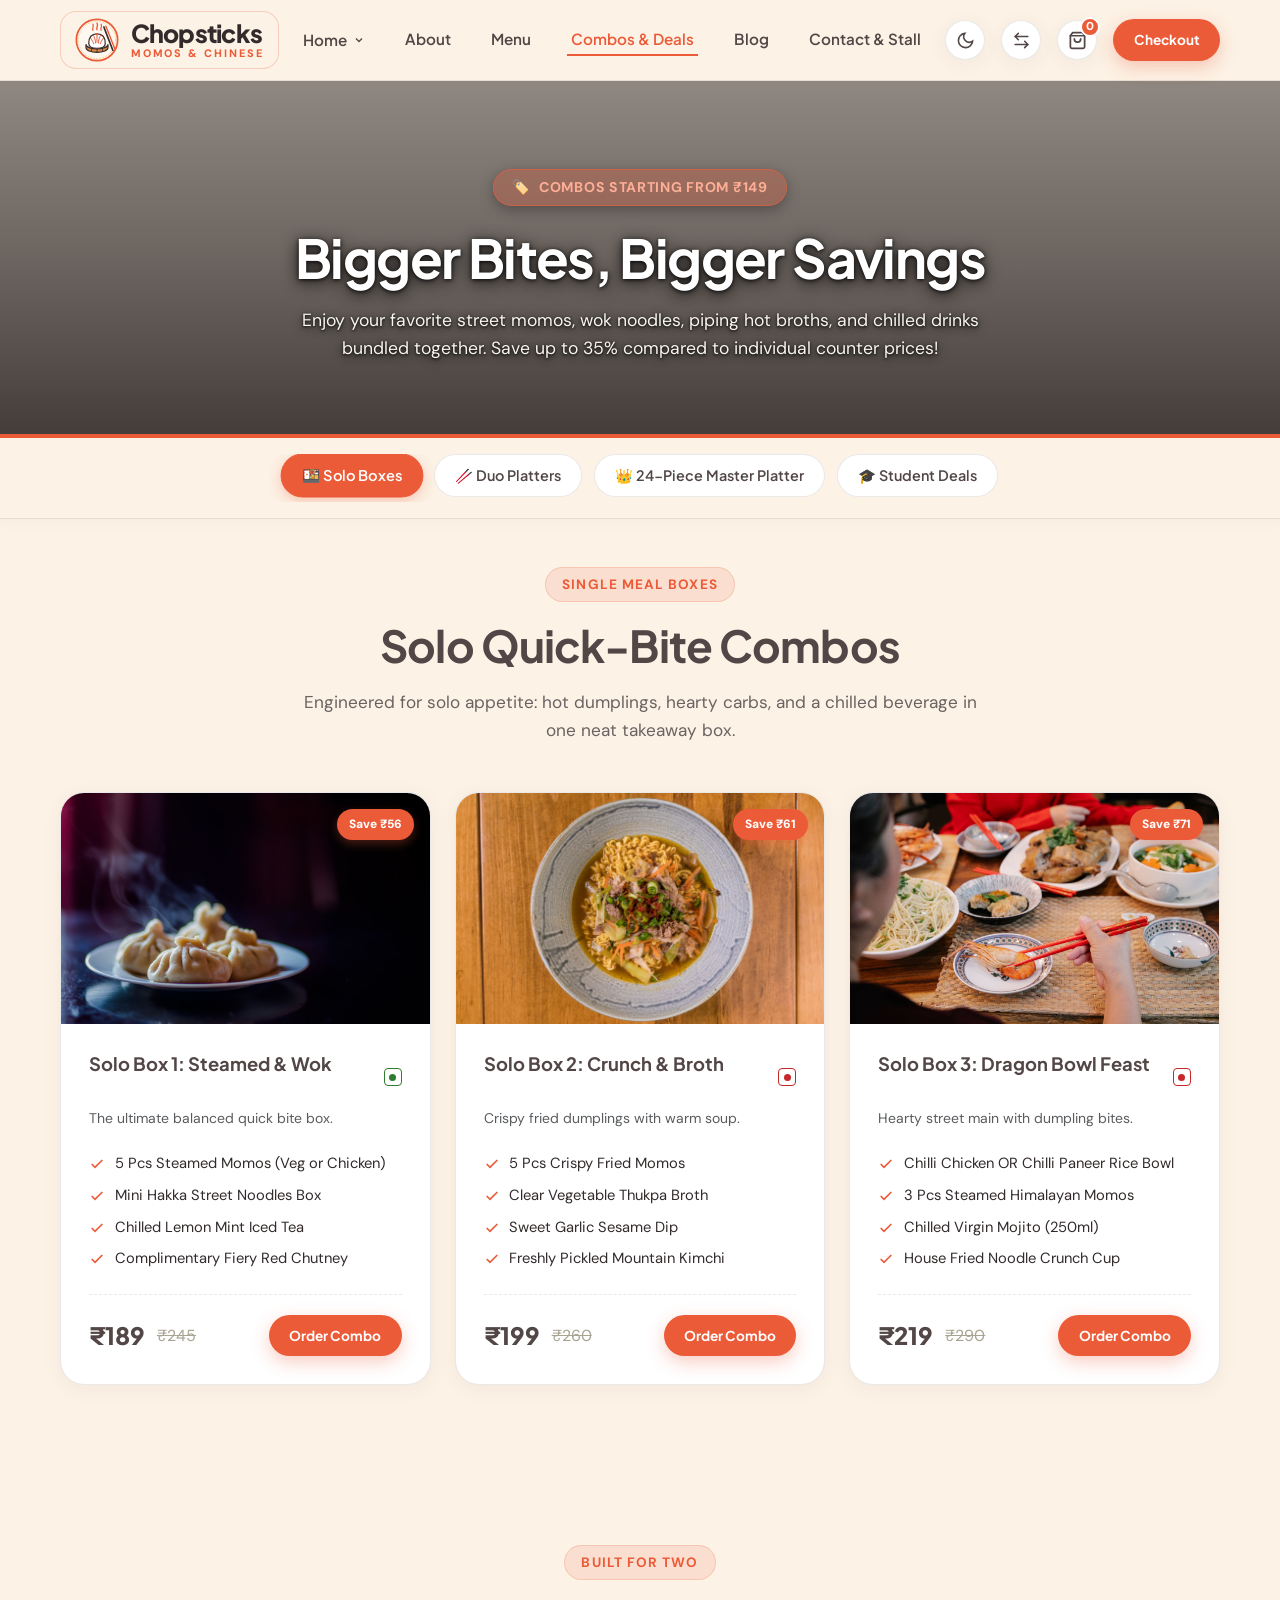
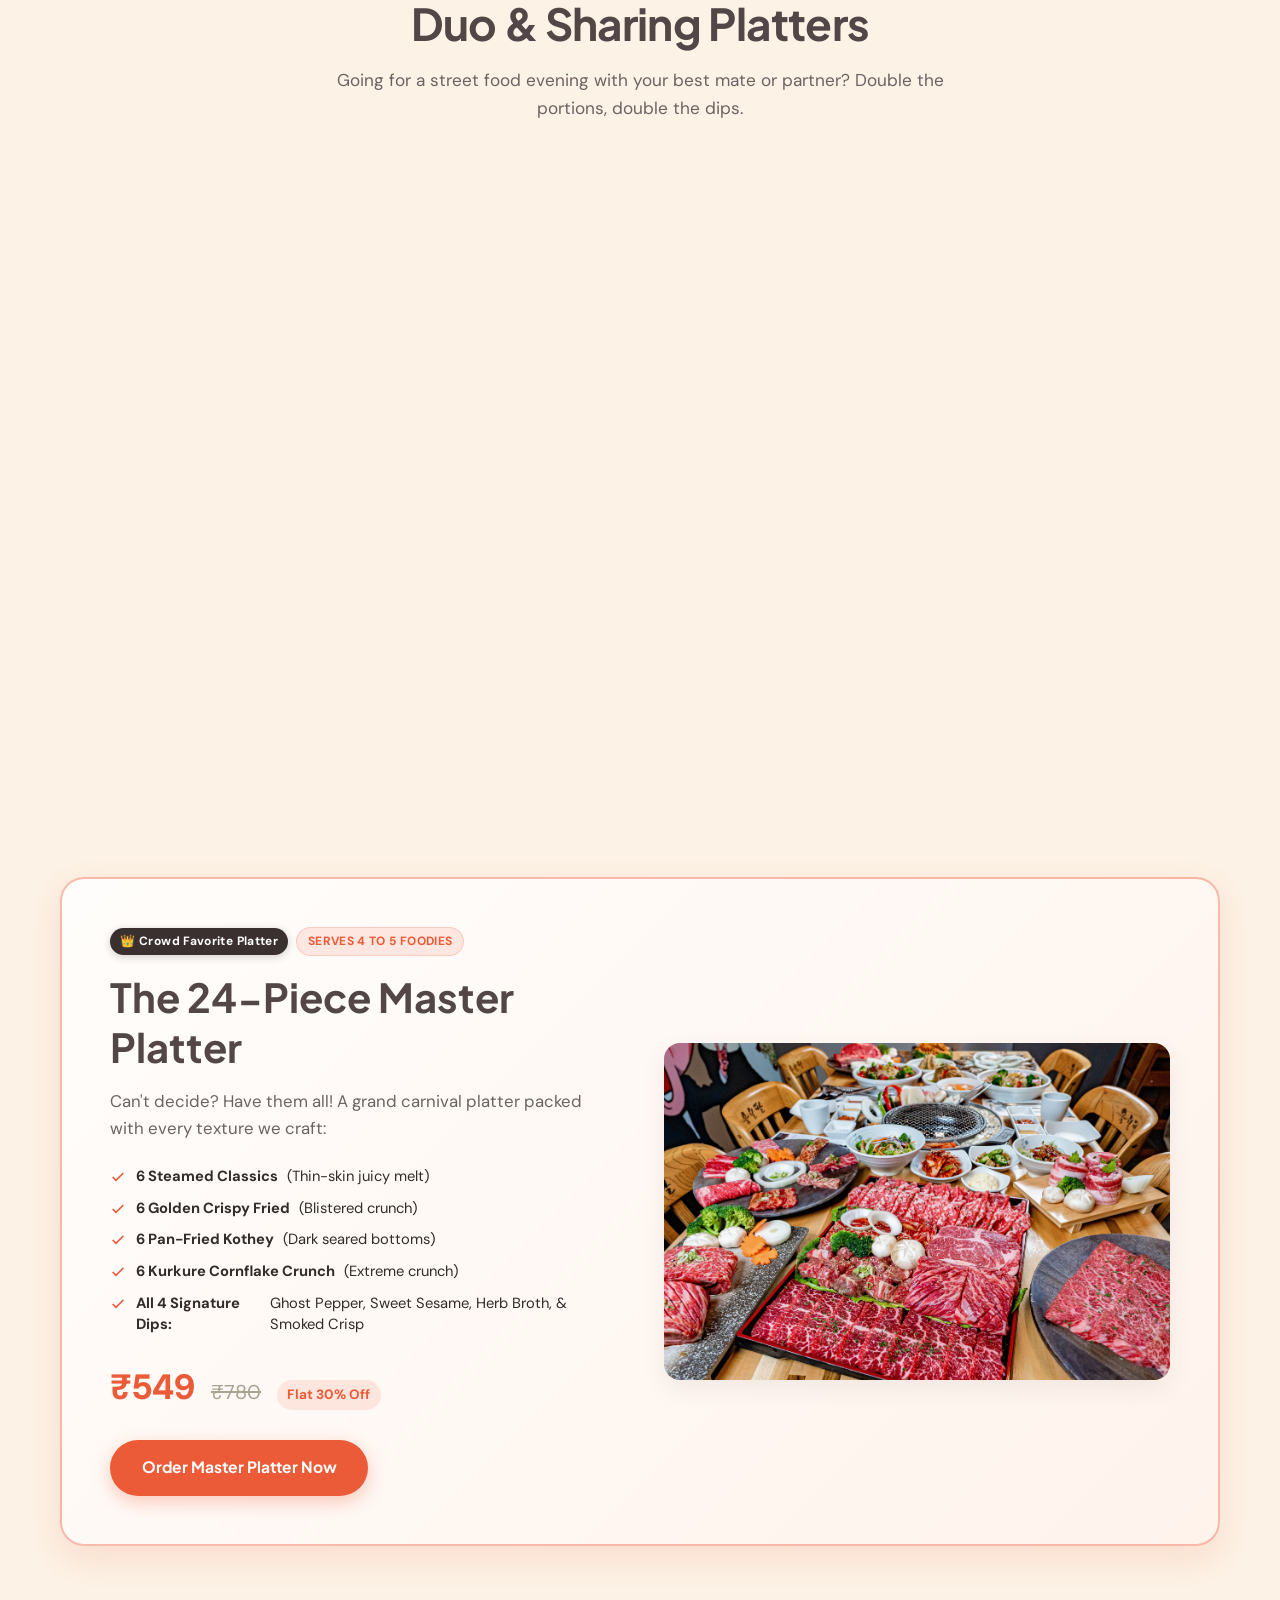
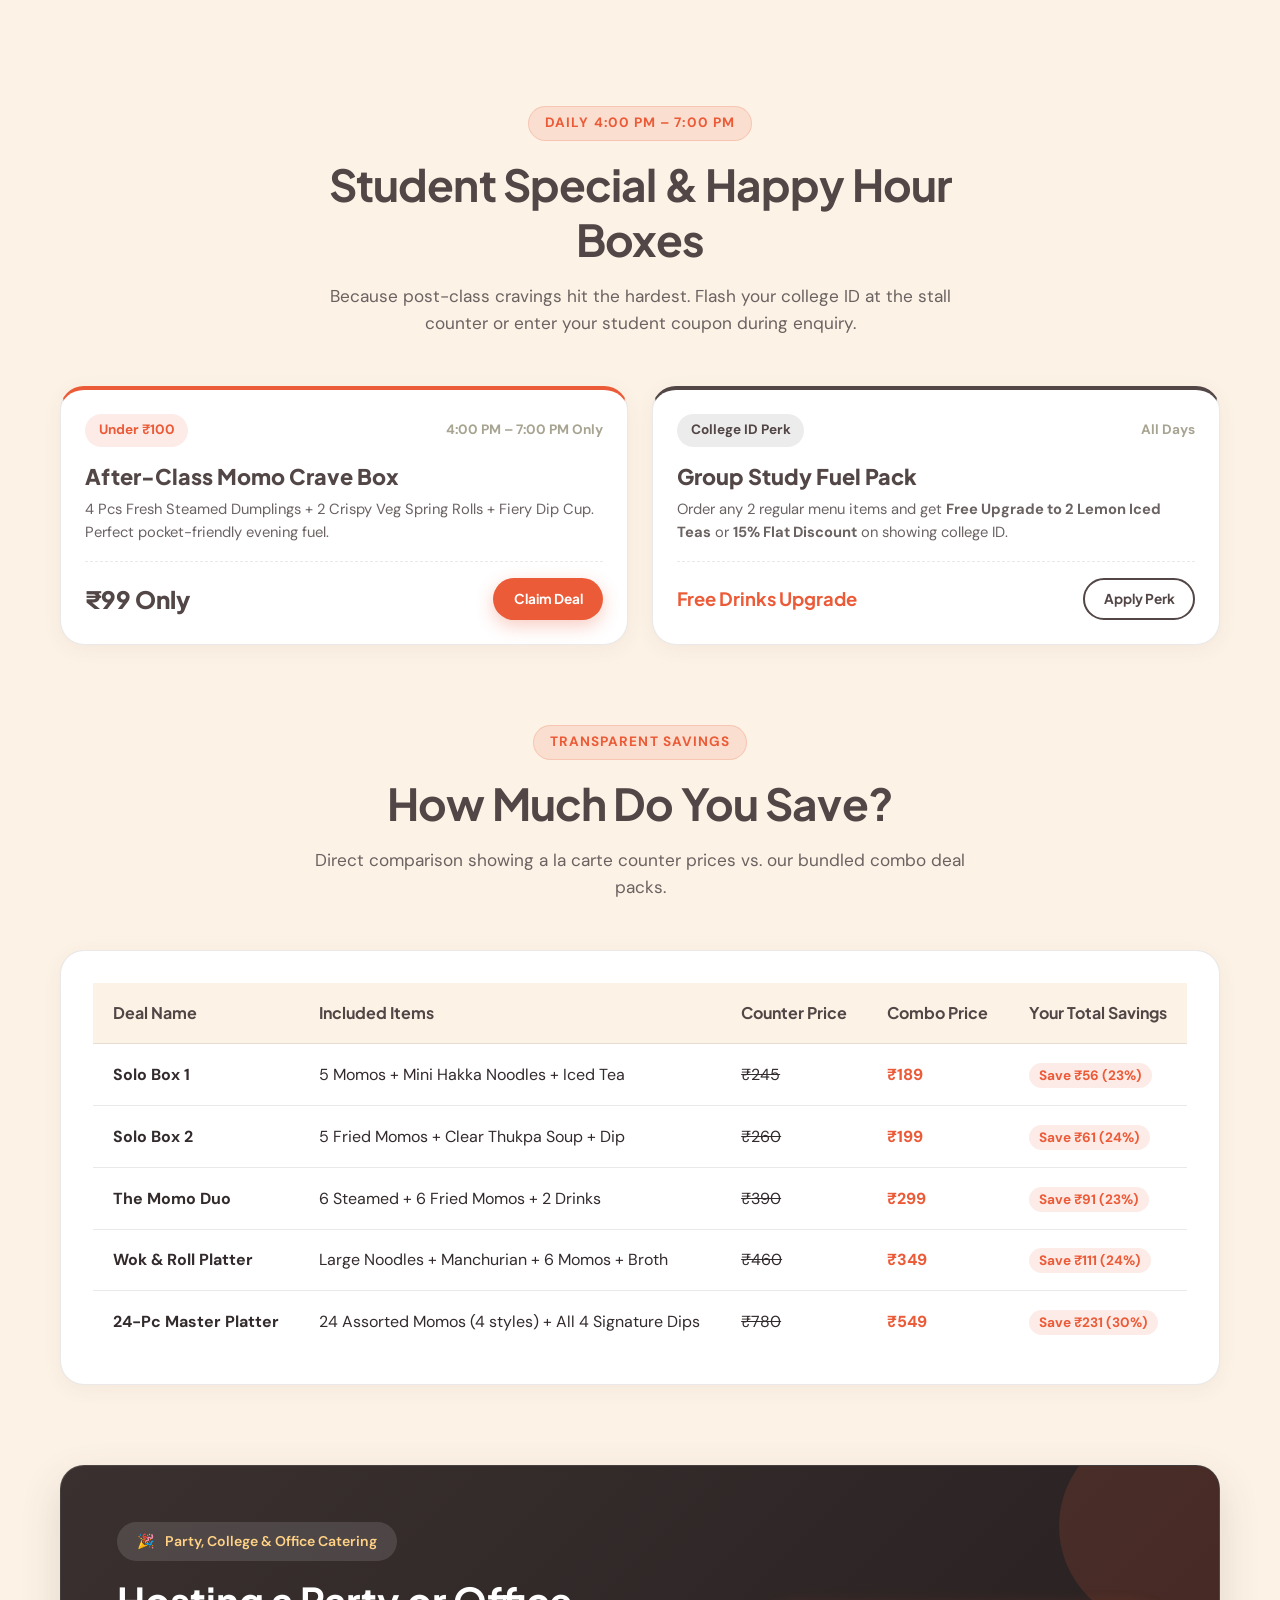
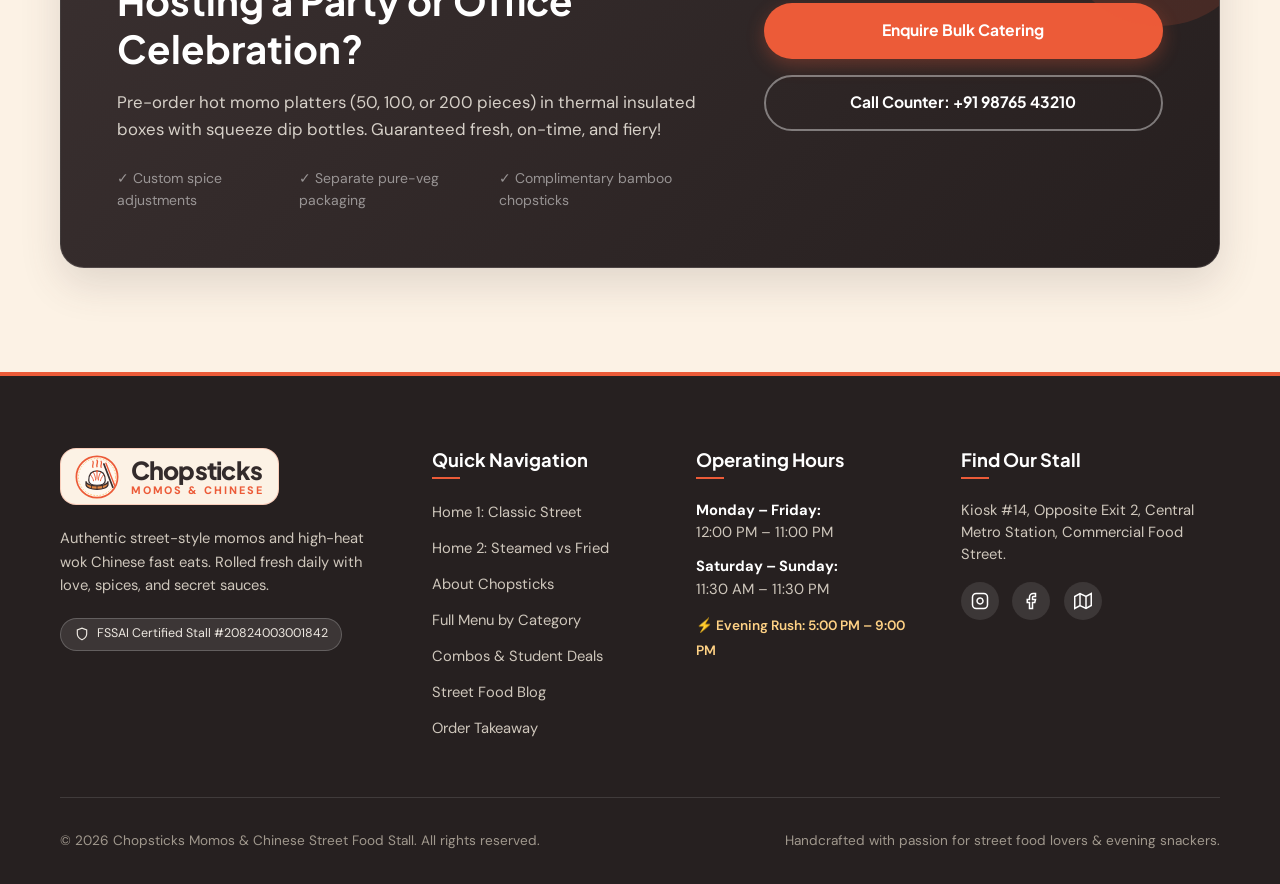
<file: combos.html>
<!DOCTYPE html>
<html lang="en">
<head>
  <meta charset="UTF-8">
  <meta name="viewport" content="width=device-width, initial-scale=1.0">
  <title>Value Combos &amp; Sharing Platters — Chopsticks | Bigger Bites, Bigger Savings</title>
  <meta name="description" content="Chopsticks value combos: Solo meal boxes starting at ₹149, Duo Platters, the 24-piece Master Momos Platter, and 4 PM - 7 PM student special discounts.">

  <!-- Favicon: Inline SVG with #EC5B38 Circle, Crossed Chopsticks & Momo -->
  <link rel="icon" type="image/svg+xml" href="data:image/svg+xml,%3Csvg xmlns='http://www.w3.org/2000/svg' viewBox='0 0 64 64'%3E%3Ccircle cx='32' cy='32' r='30' fill='%23EC5B38'/%3E%3Cpath d='M16 18 L48 46 M48 18 L16 46' stroke='%23FCF2E5' stroke-width='4' stroke-linecap='round'/%3E%3Cpath d='M22 34 C22 27 42 27 42 34 C42 43 22 43 22 34 Z' fill='%23FCF2E5' stroke='%23524646' stroke-width='2'/%3E%3Cpath d='M26 24 Q28 19 26 15 M32 23 Q34 18 32 14 M38 24 Q40 19 38 15' stroke='%23FCF2E5' stroke-width='2.5' stroke-linecap='round' fill='none'/%3E%3C/svg%3E">

  <!-- Google Fonts: Plus Jakarta Sans & DM Sans -->
  <link rel="preconnect" href="https://fonts.googleapis.com">
  <link rel="preconnect" href="https://fonts.gstatic.com" crossorigin>
  <link href="https://fonts.googleapis.com/css2?family=DM+Sans:ital,opsz,wght@0,9..40,100..1000;1,9..40,100..1000&family=Plus+Jakarta+Sans:wght@400;500;600;700;800&display=swap" rel="stylesheet">

  <!-- Bootstrap 5.3.3 CSS -->
  <link href="https://cdn.jsdelivr.net/npm/bootstrap@5.3.3/dist/css/bootstrap.min.css" rel="stylesheet" integrity="sha384-QWTKZyjpPEjISv5WaRU9OFeRpok6YctnYmDr5pNlyT2bRjXh0JMhjY6hW+ALEwIH" crossorigin="anonymous">

  <!-- Custom Brand Stylesheet -->
  <link rel="stylesheet" href="style.css">
</head>
<body>

  <!-- ========================================================================
       GLOBAL HEADER & NAVIGATION
       ======================================================================== -->
  <header class="site-header">
    <div class="container">
      <nav class="nav-inner" aria-label="Main Navigation">
        <!-- SVG Brand Emblem Logo -->
        <a href="index.html" class="brand-logo-link" aria-label="Chopsticks Home">
          <svg class="brand-logo-svg" viewBox="0 0 64 64" fill="none" xmlns="http://www.w3.org/2000/svg">
            <circle cx="32" cy="32" r="30" fill="#FFF8F0" stroke="#EC5B38" stroke-width="2.5"/>
            <circle cx="32" cy="32" r="27" stroke="#F59E0B" stroke-width="1" stroke-dasharray="2.5 2" opacity="0.65"/>
            <!-- Bamboo Steamer Base Basket -->
            <path d="M16 43C16 47 23 50 32 50C41 50 48 47 48 43V38C48 42 41 45 32 45C23 45 16 42 16 38V43Z" fill="#E28743" stroke="#3A2E2E" stroke-width="1.8"/>
            <line x1="24" y1="43.5" x2="24" y2="48" stroke="#3A2E2E" stroke-width="1.2" stroke-linecap="round"/>
            <line x1="32" y1="44.5" x2="32" y2="49.5" stroke="#3A2E2E" stroke-width="1.2" stroke-linecap="round"/>
            <line x1="40" y1="43.5" x2="40" y2="48" stroke="#3A2E2E" stroke-width="1.2" stroke-linecap="round"/>
            <!-- Handcrafted Steamed Momo Dumpling -->
            <path d="M20 37C20 28 24 23 32 23C40 23 44 28 44 37C44 42.5 38.5 44 32 44C25.5 44 20 42.5 20 37Z" fill="#FFFFFF" stroke="#3A2E2E" stroke-width="1.8"/>
            <!-- Pleat Ridges & Pinched Top Knot -->
            <path d="M32 23V35M27 25.5C28.5 28.5 30 32.5 30 36.5M37 25.5C35.5 28.5 34 32.5 34 36.5M23 29.5C25 32.5 27 35.5 27 37.5M41 29.5C39 32.5 37 35.5 37 37.5" stroke="#EC5B38" stroke-width="1.4" stroke-linecap="round"/>
            <circle cx="32" cy="23.5" r="1.5" fill="#EC5B38"/>
            <!-- Rising Aromatic Steam Wisps -->
            <path d="M26 18C24.5 14.5 28 12.5 26 9" stroke="#EC5B38" stroke-width="1.8" stroke-linecap="round"/>
            <path d="M32 17C30.5 13 34.5 11 32 7.5" stroke="#EC5B38" stroke-width="2" stroke-linecap="round"/>
            <path d="M38 18C36.5 14.5 40 12.5 38 9" stroke="#EC5B38" stroke-width="1.8" stroke-linecap="round"/>
            <!-- Elegant Pair of Chopsticks Beside Platter -->
            <line x1="42" y1="13" x2="55" y2="47" stroke="#3A2E2E" stroke-width="2.5" stroke-linecap="round"/>
            <line x1="45" y1="12" x2="58" y2="45" stroke="#EC5B38" stroke-width="2" stroke-linecap="round"/>
          </svg>
          <div class="brand-text-wrap">
            <span class="brand-name">Chopsticks</span>
            <span class="brand-subtitle">MOMOS &amp; CHINESE</span>
          </div>
        </a>

        <!-- Desktop Navigation Links -->
        <ul class="nav-links-desktop">
          <!-- Home with Dropdown -->
          <li class="nav-link-item nav-dropdown-wrap">
            <a href="index.html" class="nav-dropdown-trigger">
              Home
              <svg width="12" height="12" viewBox="0 0 24 24" fill="none" stroke="currentColor" stroke-width="2.5"><polyline points="6 9 12 15 18 9"/></svg>
            </a>
            <ul class="nav-dropdown-menu">
              <li>
                <a href="index.html" class="nav-dropdown-item">
                  <span class="icon">🏮</span>
                  <div>
                    <div>Home 1: Classic Street</div>
                    <small style="font-size: 0.72rem; color: var(--color-stone-muted);">The Authentic Stall</small>
                  </div>
                </a>
              </li>
              <li>
                <a href="home-2.html" class="nav-dropdown-item">
                  <span class="icon">🥟</span>
                  <div>
                    <div>Home 2: Steamed vs Fried</div>
                    <small style="font-size: 0.72rem; color: var(--color-chilli-accent);">Playful Battle Arena</small>
                  </div>
                </a>
              </li>
            </ul>
          </li>

          <!-- About next to Home -->
          <li class="nav-link-item"><a href="about.html">About</a></li>

          <!-- Menu -->
          <li class="nav-link-item"><a href="menu.html">Menu</a></li>

          <!-- Combos & Deals -->
          <li class="nav-link-item"><a href="combos.html" class="active">Combos &amp; Deals</a></li>

          <!-- Blog next to Combos -->
          <li class="nav-link-item"><a href="blog.html">Blog</a></li>

          <!-- Contact & Stall -->
          <li class="nav-link-item"><a href="contact.html">Contact &amp; Stall</a></li>
        </ul>

        <!-- Toggles & CTA Group -->
        <div class="nav-cta-wrap">
          <!-- Dark Mode Toggle Button -->
          <button type="button" class="nav-action-btn theme-toggle-btn" aria-label="Toggle dark mode">
            <svg class="icon-sun" style="display: none;" viewBox="0 0 24 24" fill="none" stroke="currentColor" stroke-width="2"><circle cx="12" cy="12" r="5"/><line x1="12" y1="1" x2="12" y2="3"/><line x1="12" y1="21" x2="12" y2="23"/><line x1="4.22" y1="4.22" x2="5.64" y2="5.64"/><line x1="18.36" y1="18.36" x2="19.78" y2="19.78"/><line x1="1" y1="12" x2="3" y2="12"/><line x1="21" y1="12" x2="23" y2="12"/><line x1="4.22" y1="19.78" x2="5.64" y2="18.36"/><line x1="18.36" y1="5.64" x2="19.78" y2="4.22"/></svg>
            <svg class="icon-moon" viewBox="0 0 24 24" fill="none" stroke="currentColor" stroke-width="2"><path d="M21 12.79A9 9 0 1 1 11.21 3 7 7 0 0 0 21 12.79z"/></svg>
            <span class="btn-tooltip-badge">Dark Mode</span>
          </button>

          <!-- RTL Direction Toggle Button -->
          <button type="button" class="nav-action-btn rtl-toggle-btn" aria-label="Toggle text direction (LTR/RTL)">
            <svg viewBox="0 0 24 24" fill="none" stroke="currentColor" stroke-width="2" stroke-linecap="round" stroke-linejoin="round">
              <path d="M8 3L4 7L8 11"/>
              <path d="M4 7H20"/>
              <path d="M16 21L20 17L16 13"/>
              <path d="M20 17H4"/>
            </svg>
            <span class="btn-tooltip-badge">Switch RTL</span>
          </button>

          <!-- Shopping Cart Icon with Badge -->
          <a href="cart.html" class="nav-action-btn nav-cart-btn" aria-label="View Shopping Cart">
            <svg viewBox="0 0 24 24" fill="none" stroke="currentColor" stroke-width="2.2" stroke-linecap="round" stroke-linejoin="round">
              <path d="M6 2L3 6v14a2 2 0 0 0 2 2h14a2 2 0 0 0 2-2V6l-3-4z"></path>
              <line x1="3" y1="6" x2="21" y2="6"></line>
              <path d="M16 10a4 4 0 0 1-8 0"></path>
            </svg>
            <span class="cart-badge-count">0</span>
            <span class="btn-tooltip-badge">Cart</span>
          </a>

          <!-- Quick Takeaway CTA -->
          <a href="checkout.html" class="btn-chopsticks btn-primary-chilli btn-sm-chop nav-cta-desktop">
            Checkout
          </a>

          <!-- Mobile Toggle -->
          <button class="mobile-nav-toggle" id="mobileNavToggle" aria-label="Toggle navigation menu" aria-expanded="false">
            <svg viewBox="0 0 24 24" fill="none" stroke="currentColor" stroke-width="2.5"><line x1="3" y1="12" x2="21" y2="12"/><line x1="3" y1="6" x2="21" y2="6"/><line x1="3" y1="18" x2="21" y2="18"/></svg>
          </button>
        </div>
      </nav>
    </div>

        <!-- Mobile Dropdown Menu -->
    <div class="mobile-nav-menu" id="mobileNavMenu">
      <ul class="mobile-nav-links">
        <li><a href="index.html">Home 1: Classic Street</a></li>
        <li><a href="home-2.html">Home 2: Steamed vs Fried</a></li>
        <li><a href="about.html">About Chopsticks</a></li>
        <li><a href="menu.html">Menu (Momos & Wok)</a></li>
        <li><a href="combos.html" class="active">Combos & Deals</a></li>
        <li><a href="blog.html">Blog & Stories</a></li>
        <li><a href="contact.html">Contact & Stall Map</a></li>
        <li>
          <a href="cart.html" class="mobile-nav-cart-btn">
            <span class="mobile-nav-cart-label">
              <svg viewBox="0 0 24 24" fill="none" stroke="currentColor" stroke-width="2.2" stroke-linecap="round" stroke-linejoin="round">
                <path d="M6 2L3 6v14a2 2 0 0 0 2 2h14a2 2 0 0 0 2-2V6l-3-4z"></path>
                <line x1="3" y1="6" x2="21" y2="6"></line>
                <path d="M16 10a4 4 0 0 1-8 0"></path>
              </svg>
              <span>Cart</span>
            </span>
            <span class="cart-badge-count mobile-cart-badge">0</span>
          </a>
        </li>
        <li><a href="checkout.html">Checkout</a></li>
      </ul>
    </div>
  </header>

  <!-- ========================================================================
       PAGE 3: COMBO DEALS (7 SEGMENTS)
       ======================================================================== -->
  <main>
    <!-- SEGMENT 1: DEALS HERO BANNER -->
    <section class="page-hero-banner hero-bg-combos text-center">
      <div class="container">
        <div class="hero-pill">
          <span>🏷️</span> Combos Starting From ₹149
        </div>
        <h1 class="hero-title">Bigger Bites, Bigger Savings</h1>
        <p class="hero-subtitle">
          Enjoy your favorite street momos, wok noodles, piping hot broths, and chilled drinks bundled together. Save up to 35% compared to individual counter prices!
        </p>
      </div>
    </section>

    <!-- SEGMENT 2: STICKY COMBO NAVIGATION BAR -->
    <div class="sticky-filter-wrapper">
      <div class="container">
        <div class="filter-pills-scroll justify-content-center" role="navigation">
          <a href="#soloCombos" class="filter-pill-btn active">🍱 Solo Boxes</a>
          <a href="#duoPlatters" class="filter-pill-btn">🥢 Duo Platters</a>
          <a href="#partyPlatter" class="filter-pill-btn">👑 24-Piece Master Platter</a>
          <a href="#studentOffers" class="filter-pill-btn">🎓 Student Deals</a>
        </div>
      </div>
    </div>

    <div class="container py-4">

      <!-- SEGMENT 2: SOLO QUICK-BITE COMBOS (INDIVIDUAL MEALS) -->
      <section class="section-spacing pt-4" id="soloCombos">
        <div class="section-title-wrap">
          <div class="section-pill-tag">Single Meal Boxes</div>
          <h2 class="section-heading">Solo Quick-Bite Combos</h2>
          <p class="section-subtitle">
            Engineered for solo appetite: hot dumplings, hearty carbs, and a chilled beverage in one neat takeaway box.
          </p>
        </div>

        <div class="row g-4">
          <!-- Solo Box 1 -->
          <div class="col-lg-4 col-md-6">
            <div class="combo-card reveal-on-scroll">
              <span class="combo-savings-ribbon">Save ₹56</span>
              <div class="food-card-img-wrap" style="aspect-ratio: 16 / 10;">
                <img src="assets/images/combo/Solo Box 1.jpg" alt="Solo Box 1 - Momos and Noodles">
              </div>
              <div class="combo-card-content">
                <div class="d-flex justify-content-between align-items-center">
                  <h3 class="food-card-title mb-0">Solo Box 1: Steamed &amp; Wok</h3>
                  <span class="diet-badge veg" title="Veg Option Available"></span>
                </div>
                <p class="text-muted small mt-1 mb-2">The ultimate balanced quick bite box.</p>
                <ul class="combo-items-breakdown">
                  <li>
                    <svg viewBox="0 0 24 24" fill="none" stroke="currentColor" stroke-width="2.5"><polyline points="20 6 9 17 4 12"/></svg>
                    5 Pcs Steamed Momos (Veg or Chicken)
                  </li>
                  <li>
                    <svg viewBox="0 0 24 24" fill="none" stroke="currentColor" stroke-width="2.5"><polyline points="20 6 9 17 4 12"/></svg>
                    Mini Hakka Street Noodles Box
                  </li>
                  <li>
                    <svg viewBox="0 0 24 24" fill="none" stroke="currentColor" stroke-width="2.5"><polyline points="20 6 9 17 4 12"/></svg>
                    Chilled Lemon Mint Iced Tea
                  </li>
                  <li>
                    <svg viewBox="0 0 24 24" fill="none" stroke="currentColor" stroke-width="2.5"><polyline points="20 6 9 17 4 12"/></svg>
                    Complimentary Fiery Red Chutney
                  </li>
                </ul>
                <div class="combo-price-row">
                  <span class="combo-new-price">₹189</span>
                  <span class="combo-old-price">₹245</span>
                  <button type="button" class="btn-chopsticks btn-primary-chilli btn-sm-chop ms-auto" onclick="quickEnquireItem('Solo Box 1: Steamed & Wok')">Order Combo</button>
                </div>
              </div>
            </div>
          </div>

          <!-- Solo Box 2 -->
          <div class="col-lg-4 col-md-6">
            <div class="combo-card reveal-on-scroll">
              <span class="combo-savings-ribbon">Save ₹61</span>
              <div class="food-card-img-wrap" style="aspect-ratio: 16 / 10;">
                <img src="assets/images/combo/Solo Box 2.jpg" alt="Solo Box 2 - Fried Momos and Soup">
              </div>
              <div class="combo-card-content">
                <div class="d-flex justify-content-between align-items-center">
                  <h3 class="food-card-title mb-0">Solo Box 2: Crunch &amp; Broth</h3>
                  <span class="diet-badge non-veg" title="Non-Veg Option Available"></span>
                </div>
                <p class="text-muted small mt-1 mb-2">Crispy fried dumplings with warm soup.</p>
                <ul class="combo-items-breakdown">
                  <li>
                    <svg viewBox="0 0 24 24" fill="none" stroke="currentColor" stroke-width="2.5"><polyline points="20 6 9 17 4 12"/></svg>
                    5 Pcs Crispy Fried Momos
                  </li>
                  <li>
                    <svg viewBox="0 0 24 24" fill="none" stroke="currentColor" stroke-width="2.5"><polyline points="20 6 9 17 4 12"/></svg>
                    Clear Vegetable Thukpa Broth
                  </li>
                  <li>
                    <svg viewBox="0 0 24 24" fill="none" stroke="currentColor" stroke-width="2.5"><polyline points="20 6 9 17 4 12"/></svg>
                    Sweet Garlic Sesame Dip
                  </li>
                  <li>
                    <svg viewBox="0 0 24 24" fill="none" stroke="currentColor" stroke-width="2.5"><polyline points="20 6 9 17 4 12"/></svg>
                    Freshly Pickled Mountain Kimchi
                  </li>
                </ul>
                <div class="combo-price-row">
                  <span class="combo-new-price">₹199</span>
                  <span class="combo-old-price">₹260</span>
                  <button type="button" class="btn-chopsticks btn-primary-chilli btn-sm-chop ms-auto" onclick="quickEnquireItem('Solo Box 2: Crunch & Broth')">Order Combo</button>
                </div>
              </div>
            </div>
          </div>

          <!-- Solo Box 3 -->
          <div class="col-lg-4 col-md-6">
            <div class="combo-card reveal-on-scroll">
              <span class="combo-savings-ribbon">Save ₹71</span>
              <div class="food-card-img-wrap" style="aspect-ratio: 16 / 10;">
                <img src="assets/images/combo/Solo Box 3.jpg" alt="Solo Box 3 - Chilli Bowl & Momos">
              </div>
              <div class="combo-card-content">
                <div class="d-flex justify-content-between align-items-center">
                  <h3 class="food-card-title mb-0">Solo Box 3: Dragon Bowl Feast</h3>
                  <span class="diet-badge non-veg" title="Available in Paneer or Chicken"></span>
                </div>
                <p class="text-muted small mt-1 mb-2">Hearty street main with dumpling bites.</p>
                <ul class="combo-items-breakdown">
                  <li>
                    <svg viewBox="0 0 24 24" fill="none" stroke="currentColor" stroke-width="2.5"><polyline points="20 6 9 17 4 12"/></svg>
                    Chilli Chicken OR Chilli Paneer Rice Bowl
                  </li>
                  <li>
                    <svg viewBox="0 0 24 24" fill="none" stroke="currentColor" stroke-width="2.5"><polyline points="20 6 9 17 4 12"/></svg>
                    3 Pcs Steamed Himalayan Momos
                  </li>
                  <li>
                    <svg viewBox="0 0 24 24" fill="none" stroke="currentColor" stroke-width="2.5"><polyline points="20 6 9 17 4 12"/></svg>
                    Chilled Virgin Mojito (250ml)
                  </li>
                  <li>
                    <svg viewBox="0 0 24 24" fill="none" stroke="currentColor" stroke-width="2.5"><polyline points="20 6 9 17 4 12"/></svg>
                    House Fried Noodle Crunch Cup
                  </li>
                </ul>
                <div class="combo-price-row">
                  <span class="combo-new-price">₹219</span>
                  <span class="combo-old-price">₹290</span>
                  <button type="button" class="btn-chopsticks btn-primary-chilli btn-sm-chop ms-auto" onclick="quickEnquireItem('Solo Box 3: Dragon Bowl Feast')">Order Combo</button>
                </div>
              </div>
            </div>
          </div>
        </div>
      </section>

      <!-- SEGMENT 3: DUO & COUPLE SHARING PLATTERS -->
      <section class="section-spacing" id="duoPlatters">
        <div class="section-title-wrap">
          <div class="section-pill-tag">Built For Two</div>
          <h2 class="section-heading">Duo &amp; Sharing Platters</h2>
          <p class="section-subtitle">
            Going for a street food evening with your best mate or partner? Double the portions, double the dips.
          </p>
        </div>

        <div class="row g-4">
          <!-- Platter 1 -->
          <div class="col-lg-4 col-md-6">
            <div class="combo-card reveal-on-scroll">
              <span class="combo-savings-ribbon">23% OFF</span>
              <div class="food-card-img-wrap" style="aspect-ratio: 16 / 10;">
                <img src="assets/images/combo/The Momo Duo Platter.jpg" alt="The Momo Duo Platter">
              </div>
              <div class="combo-card-content">
                <h3 class="food-card-title">The Momo Duo Platter</h3>
                <p class="text-muted small">12 Momos split evenly between steam &amp; crisp.</p>
                <ul class="combo-items-breakdown">
                  <li><svg viewBox="0 0 24 24" fill="none" stroke="currentColor" stroke-width="2.5"><polyline points="20 6 9 17 4 12"/></svg>6 Pcs Steamed Classics (Veg or Chicken)</li>
                  <li><svg viewBox="0 0 24 24" fill="none" stroke="currentColor" stroke-width="2.5"><polyline points="20 6 9 17 4 12"/></svg>6 Pcs Crispy Fried Momos</li>
                  <li><svg viewBox="0 0 24 24" fill="none" stroke="currentColor" stroke-width="2.5"><polyline points="20 6 9 17 4 12"/></svg>2 Lemon Mint Iced Teas</li>
                  <li><svg viewBox="0 0 24 24" fill="none" stroke="currentColor" stroke-width="2.5"><polyline points="20 6 9 17 4 12"/></svg>Double Fiery Chutney &amp; Sweet Sesame Dips</li>
                </ul>
                <div class="combo-price-row">
                  <span class="combo-new-price">₹299</span>
                  <span class="combo-old-price">₹390</span>
                  <button type="button" class="btn-chopsticks btn-primary-chilli btn-sm-chop ms-auto" onclick="quickEnquireItem('The Momo Duo Platter')">Order Platter</button>
                </div>
              </div>
            </div>
          </div>

          <!-- Platter 2 -->
          <div class="col-lg-4 col-md-6">
            <div class="combo-card reveal-on-scroll">
              <span class="combo-savings-ribbon">24% OFF</span>
              <div class="food-card-img-wrap" style="aspect-ratio: 16 / 10;">
                <img src="assets/images/combo/Wok & Roll Platter.jpg" alt="Wok and Roll Platter">
              </div>
              <div class="combo-card-content">
                <h3 class="food-card-title">Wok &amp; Roll Platter</h3>
                <p class="text-muted small">Loaded street noodles with juicy starters.</p>
                <ul class="combo-items-breakdown">
                  <li><svg viewBox="0 0 24 24" fill="none" stroke="currentColor" stroke-width="2.5"><polyline points="20 6 9 17 4 12"/></svg>1 Large Hakka Wok Noodles Box</li>
                  <li><svg viewBox="0 0 24 24" fill="none" stroke="currentColor" stroke-width="2.5"><polyline points="20 6 9 17 4 12"/></svg>1 Veg or Chicken Manchurian Gravy Tub</li>
                  <li><svg viewBox="0 0 24 24" fill="none" stroke="currentColor" stroke-width="2.5"><polyline points="20 6 9 17 4 12"/></svg>6 Pcs Steamed Momos</li>
                  <li><svg viewBox="0 0 24 24" fill="none" stroke="currentColor" stroke-width="2.5"><polyline points="20 6 9 17 4 12"/></svg>2 Earthen Cups of Clear Coriander Broth</li>
                </ul>
                <div class="combo-price-row">
                  <span class="combo-new-price">₹349</span>
                  <span class="combo-old-price">₹460</span>
                  <button type="button" class="btn-chopsticks btn-primary-chilli btn-sm-chop ms-auto" onclick="quickEnquireItem('Wok & Roll Platter')">Order Platter</button>
                </div>
              </div>
            </div>
          </div>

          <!-- Platter 3 -->
          <div class="col-lg-4 col-md-6">
            <div class="combo-card reveal-on-scroll">
              <span class="combo-savings-ribbon">26% OFF</span>
              <div class="food-card-img-wrap" style="aspect-ratio: 16 / 10;">
                <img src="assets/images/combo/Dragon Feast Platter.jpg" alt="Dragon Feast Platter">
              </div>
              <div class="combo-card-content">
                <h3 class="food-card-title">Dragon Feast Platter</h3>
                <p class="text-muted small">Pan-fried kothey with fiery wok rice.</p>
                <ul class="combo-items-breakdown">
                  <li><svg viewBox="0 0 24 24" fill="none" stroke="currentColor" stroke-width="2.5"><polyline points="20 6 9 17 4 12"/></svg>8 Pcs Pan-Fried Kothey Potstickers</li>
                  <li><svg viewBox="0 0 24 24" fill="none" stroke="currentColor" stroke-width="2.5"><polyline points="20 6 9 17 4 12"/></svg>1 Large Schezwan Garlic Fried Rice</li>
                  <li><svg viewBox="0 0 24 24" fill="none" stroke="currentColor" stroke-width="2.5"><polyline points="20 6 9 17 4 12"/></svg>2 Spiced Peach &amp; Ginger Fizzes</li>
                  <li><svg viewBox="0 0 24 24" fill="none" stroke="currentColor" stroke-width="2.5"><polyline points="20 6 9 17 4 12"/></svg>Smoked Chilli Crisp Oil Dip</li>
                </ul>
                <div class="combo-price-row">
                  <span class="combo-new-price">₹379</span>
                  <span class="combo-old-price">₹510</span>
                  <button type="button" class="btn-chopsticks btn-primary-chilli btn-sm-chop ms-auto" onclick="quickEnquireItem('Dragon Feast Platter')">Order Platter</button>
                </div>
              </div>
            </div>
          </div>
        </div>
      </section>

      <!-- SEGMENT 4: THE ULTIMATE PARTY / FRIENDS PLATTER (HERO DEAL CARD) -->
      <section class="section-spacing pt-0" id="partyPlatter">
        <div class="party-master-card reveal-on-scroll">
          <div>
            <div class="d-flex align-items-center gap-2 flex-wrap mb-3">
              <span class="party-badge-pill">👑 Crowd Favorite Platter</span>
              <span class="section-pill-tag party-serves-tag">Serves 4 to 5 Foodies</span>
            </div>
            <h2 style="font-size: clamp(1.8rem, 3.2vw, 2.5rem); margin-bottom: 1rem;">
              The 24-Piece Master Platter
            </h2>
            <p style="color: var(--color-text-muted); font-size: 1.05rem; line-height: 1.6; margin-bottom: 1.5rem;">
              Can't decide? Have them all! A grand carnival platter packed with every texture we craft:
            </p>
            <ul class="combo-items-breakdown mb-4">
              <li><svg viewBox="0 0 24 24" fill="none" stroke="currentColor" stroke-width="2.5"><polyline points="20 6 9 17 4 12"/></svg><strong>6 Steamed Classics</strong> (Thin-skin juicy melt)</li>
              <li><svg viewBox="0 0 24 24" fill="none" stroke="currentColor" stroke-width="2.5"><polyline points="20 6 9 17 4 12"/></svg><strong>6 Golden Crispy Fried</strong> (Blistered crunch)</li>
              <li><svg viewBox="0 0 24 24" fill="none" stroke="currentColor" stroke-width="2.5"><polyline points="20 6 9 17 4 12"/></svg><strong>6 Pan-Fried Kothey</strong> (Dark seared bottoms)</li>
              <li><svg viewBox="0 0 24 24" fill="none" stroke="currentColor" stroke-width="2.5"><polyline points="20 6 9 17 4 12"/></svg><strong>6 Kurkure Cornflake Crunch</strong> (Extreme crunch)</li>
              <li><svg viewBox="0 0 24 24" fill="none" stroke="currentColor" stroke-width="2.5"><polyline points="20 6 9 17 4 12"/></svg><strong>All 4 Signature Dips:</strong> Ghost Pepper, Sweet Sesame, Herb Broth, &amp; Smoked Crisp</li>
            </ul>
            <div class="d-flex align-items-baseline gap-3 mb-4">
              <span style="font-size: 2.2rem; font-weight: 800; color: var(--color-chilli-accent);">₹549</span>
              <span style="font-size: 1.25rem; color: var(--color-stone-muted); text-decoration: line-through;">₹780</span>
              <span class="save-pill">Flat 30% Off</span>
            </div>
            <button type="button" class="btn-chopsticks btn-primary-chilli" onclick="quickEnquireItem('24-Piece Master Platter')">
              Order Master Platter Now
            </button>
          </div>

          <div style="position: relative;">
            <img src="assets/images/combo/Serves 4 to 5 Foodies.jpg" alt="24-Piece Master Platter" style="border-radius: var(--radius-md); box-shadow: var(--shadow-card); width: 100%;">
          </div>
        </div>
      </section>

      <!-- SEGMENT 5: STUDENT SPECIAL & HAPPY HOURS BOX -->
      <section class="section-spacing" id="studentOffers">
        <div class="section-title-wrap">
          <div class="section-pill-tag">Daily 4:00 PM – 7:00 PM</div>
          <h2 class="section-heading">Student Special &amp; Happy Hour Boxes</h2>
          <p class="section-subtitle">
            Because post-class cravings hit the hardest. Flash your college ID at the stall counter or enter your student coupon during enquiry.
          </p>
        </div>

        <div class="row g-4 reveal-on-scroll">
          <!-- Student Card 1 -->
          <div class="col-md-6">
            <div class="food-card student-deal-card p-4 d-flex flex-column h-100">
              <div class="d-flex justify-content-between align-items-center mb-3">
                <span class="deal-pill deal-pill-chilli">Under ₹100</span>
                <span class="deal-time-text">4:00 PM – 7:00 PM Only</span>
              </div>
              <h3 class="student-deal-title">After-Class Momo Crave Box</h3>
              <p class="student-deal-desc">
                4 Pcs Fresh Steamed Dumplings + 2 Crispy Veg Spring Rolls + Fiery Dip Cup. Perfect pocket-friendly evening fuel.
              </p>
              <div class="mt-auto d-flex align-items-center justify-content-between pt-3 student-deal-footer">
                <span class="student-deal-price">₹99 Only</span>
                <button type="button" class="btn-chopsticks btn-primary-chilli btn-sm-chop" onclick="quickEnquireItem('After-Class Momo Crave Box (₹99)')">Claim Deal</button>
              </div>
            </div>
          </div>

          <!-- Student Card 2 -->
          <div class="col-md-6">
            <div class="food-card student-deal-card card-perk p-4 d-flex flex-column h-100">
              <div class="d-flex justify-content-between align-items-center mb-3">
                <span class="deal-pill deal-pill-perk">College ID Perk</span>
                <span class="deal-time-text">All Days</span>
              </div>
              <h3 class="student-deal-title">Group Study Fuel Pack</h3>
              <p class="student-deal-desc">
                Order any 2 regular menu items and get <strong>Free Upgrade to 2 Lemon Iced Teas</strong> or <strong>15% Flat Discount</strong> on showing college ID.
              </p>
              <div class="mt-auto d-flex align-items-center justify-content-between pt-3 student-deal-footer">
                <span class="student-deal-price perk-highlight">Free Drinks Upgrade</span>
                <button type="button" class="btn-chopsticks btn-outline-dark btn-sm-chop" onclick="quickEnquireItem('Group Study Fuel Pack (Student Perk)')">Apply Perk</button>
              </div>
            </div>
          </div>
        </div>
      </section>

      <!-- SEGMENT 6: VALUE COMPARISON BAR (TABLE) -->
      <section class="section-spacing pt-0">
        <div class="section-title-wrap">
          <div class="section-pill-tag">Transparent Savings</div>
          <h2 class="section-heading">How Much Do You Save?</h2>
          <p class="section-subtitle">
            Direct comparison showing a la carte counter prices vs. our bundled combo deal packs.
          </p>
        </div>

        <div class="comparison-table-wrap reveal-on-scroll">
          <table class="comparison-table">
            <thead>
              <tr>
                <th>Deal Name</th>
                <th>Included Items</th>
                <th>Counter Price</th>
                <th>Combo Price</th>
                <th>Your Total Savings</th>
              </tr>
            </thead>
            <tbody>
              <tr>
                <td><strong>Solo Box 1</strong></td>
                <td>5 Momos + Mini Hakka Noodles + Iced Tea</td>
                <td><del>₹245</del></td>
                <td style="color: var(--color-chilli-accent); font-weight: 800;">₹189</td>
                <td><span class="save-pill">Save ₹56 (23%)</span></td>
              </tr>
              <tr>
                <td><strong>Solo Box 2</strong></td>
                <td>5 Fried Momos + Clear Thukpa Soup + Dip</td>
                <td><del>₹260</del></td>
                <td style="color: var(--color-chilli-accent); font-weight: 800;">₹199</td>
                <td><span class="save-pill">Save ₹61 (24%)</span></td>
              </tr>
              <tr>
                <td><strong>The Momo Duo</strong></td>
                <td>6 Steamed + 6 Fried Momos + 2 Drinks</td>
                <td><del>₹390</del></td>
                <td style="color: var(--color-chilli-accent); font-weight: 800;">₹299</td>
                <td><span class="save-pill">Save ₹91 (23%)</span></td>
              </tr>
              <tr>
                <td><strong>Wok &amp; Roll Platter</strong></td>
                <td>Large Noodles + Manchurian + 6 Momos + Broth</td>
                <td><del>₹460</del></td>
                <td style="color: var(--color-chilli-accent); font-weight: 800;">₹349</td>
                <td><span class="save-pill">Save ₹111 (24%)</span></td>
              </tr>
              <tr>
                <td><strong>24-Pc Master Platter</strong></td>
                <td>24 Assorted Momos (4 styles) + All 4 Signature Dips</td>
                <td><del>₹780</del></td>
                <td style="color: var(--color-chilli-accent); font-weight: 800;">₹549</td>
                <td><span class="save-pill">Save ₹231 (30%)</span></td>
              </tr>
            </tbody>
          </table>
        </div>
      </section>

      <!-- SEGMENT 7: BULK ORDER & PARTY BOOKING CALLOUT -->
      <section class="section-spacing pt-0">
        <div class="visit-banner-box reveal-on-scroll" style="background: linear-gradient(135deg, #423838 0%, #2A2323 100%);">
          <div>
            <div class="stall-timing-pill">
              <span>🎉</span> Party, College &amp; Office Catering
            </div>
            <h2>Hosting a Party or Office Celebration?</h2>
            <p>
              Pre-order hot momo platters (50, 100, or 200 pieces) in thermal insulated boxes with squeeze dip bottles. Guaranteed fresh, on-time, and fiery!
            </p>
            <div class="d-flex align-items-center gap-3 text-white-50 small">
              <span>✓ Custom spice adjustments</span>
              <span>✓ Separate pure-veg packaging</span>
              <span>✓ Complimentary bamboo chopsticks</span>
            </div>
          </div>
          <div class="visit-banner-actions">
            <a href="contact.html?type=bulk#orderFormSection" class="btn-chopsticks btn-primary-chilli w-100">
              Enquire Bulk Catering
            </a>
            <a href="tel:+919876543210" class="btn-chopsticks btn-outline-dark w-100" style="color: #FFF !important; border-color: rgba(255,255,255,0.4);">
              Call Counter: +91 98765 43210
            </a>
          </div>
        </div>
      </section>

    </div>
  </main>

  <!-- ========================================================================
       GLOBAL FOOTER (ON ALL 4 PAGES)
       ======================================================================== -->
  <footer class="site-footer">
    <div class="container">
      <div class="footer-grid">
        <!-- Brand Info -->
        <div>
          <a href="index.html" class="brand-logo-link footer-brand-logo-link" aria-label="Chopsticks Home">
            <svg class="brand-logo-svg" viewBox="0 0 64 64" fill="none" xmlns="http://www.w3.org/2000/svg">
            <circle cx="32" cy="32" r="30" fill="#FFF8F0" stroke="#EC5B38" stroke-width="2.5"/>
            <circle cx="32" cy="32" r="27" stroke="#F59E0B" stroke-width="1" stroke-dasharray="2.5 2" opacity="0.65"/>
            <!-- Bamboo Steamer Base Basket -->
            <path d="M16 43C16 47 23 50 32 50C41 50 48 47 48 43V38C48 42 41 45 32 45C23 45 16 42 16 38V43Z" fill="#E28743" stroke="#3A2E2E" stroke-width="1.8"/>
            <line x1="24" y1="43.5" x2="24" y2="48" stroke="#3A2E2E" stroke-width="1.2" stroke-linecap="round"/>
            <line x1="32" y1="44.5" x2="32" y2="49.5" stroke="#3A2E2E" stroke-width="1.2" stroke-linecap="round"/>
            <line x1="40" y1="43.5" x2="40" y2="48" stroke="#3A2E2E" stroke-width="1.2" stroke-linecap="round"/>
            <!-- Handcrafted Steamed Momo Dumpling -->
            <path d="M20 37C20 28 24 23 32 23C40 23 44 28 44 37C44 42.5 38.5 44 32 44C25.5 44 20 42.5 20 37Z" fill="#FFFFFF" stroke="#3A2E2E" stroke-width="1.8"/>
            <!-- Pleat Ridges & Pinched Top Knot -->
            <path d="M32 23V35M27 25.5C28.5 28.5 30 32.5 30 36.5M37 25.5C35.5 28.5 34 32.5 34 36.5M23 29.5C25 32.5 27 35.5 27 37.5M41 29.5C39 32.5 37 35.5 37 37.5" stroke="#EC5B38" stroke-width="1.4" stroke-linecap="round"/>
            <circle cx="32" cy="23.5" r="1.5" fill="#EC5B38"/>
            <!-- Rising Aromatic Steam Wisps -->
            <path d="M26 18C24.5 14.5 28 12.5 26 9" stroke="#EC5B38" stroke-width="1.8" stroke-linecap="round"/>
            <path d="M32 17C30.5 13 34.5 11 32 7.5" stroke="#EC5B38" stroke-width="2" stroke-linecap="round"/>
            <path d="M38 18C36.5 14.5 40 12.5 38 9" stroke="#EC5B38" stroke-width="1.8" stroke-linecap="round"/>
            <!-- Elegant Pair of Chopsticks Beside Platter -->
            <line x1="42" y1="13" x2="55" y2="47" stroke="#3A2E2E" stroke-width="2.5" stroke-linecap="round"/>
            <line x1="45" y1="12" x2="58" y2="45" stroke="#EC5B38" stroke-width="2" stroke-linecap="round"/>
          </svg>
            <div class="brand-text-wrap">
              <span class="brand-name footer-brand-name">Chopsticks</span>
              <span class="brand-subtitle">MOMOS &amp; CHINESE</span>
            </div>
          </a>
          <p class="footer-desc mt-2">
            Authentic street-style momos and high-heat wok Chinese fast eats. Rolled fresh daily with love, spices, and secret sauces.
          </p>
          <div class="fssai-pill">
            <svg width="14" height="14" viewBox="0 0 24 24" fill="none" stroke="currentColor" stroke-width="2"><path d="M12 22s8-4 8-10V5l-8-3-8 3v7c0 6 8 10 8 10z"/></svg>
            <span>FSSAI Certified Stall #20824003001842</span>
          </div>
        </div>

        <!-- Quick Links -->
        <div>
          <h4 class="footer-col-title">Quick Navigation</h4>
          <ul class="footer-links-list">
            <li><a href="index.html">Home 1: Classic Street</a></li>
            <li><a href="home-2.html">Home 2: Steamed vs Fried</a></li>
            <li><a href="about.html">About Chopsticks</a></li>
            <li><a href="menu.html">Full Menu by Category</a></li>
            <li><a href="combos.html">Combos &amp; Student Deals</a></li>
            <li><a href="blog.html">Street Food Blog</a></li>
            <li><a href="contact.html">Order Takeaway</a></li>
          </ul>
        </div>

        <!-- Stall Timings Recap -->
        <div>
          <h4 class="footer-col-title">Operating Hours</h4>
          <p class="footer-timings-p">
            <strong>Monday – Friday:</strong><br>
            12:00 PM – 11:00 PM
          </p>
          <p class="footer-timings-p">
            <strong>Saturday – Sunday:</strong><br>
            11:30 AM – 11:30 PM
          </p>
          <span style="color: #FFD285; font-size: 0.85rem; font-weight: 600;">⚡ Evening Rush: 5:00 PM – 9:00 PM</span>
        </div>

        <!-- Location & Socials -->
        <div>
          <h4 class="footer-col-title">Find Our Stall</h4>
          <p class="footer-timings-p">
            Kiosk #14, Opposite Exit 2, Central Metro Station, Commercial Food Street.
          </p>
          <div class="footer-social-links">
            <a href="https://instagram.com" target="_blank" rel="noopener" class="social-icon-btn" aria-label="Instagram">
              <svg width="18" height="18" viewBox="0 0 24 24" fill="none" stroke="currentColor" stroke-width="2"><rect x="2" y="2" width="20" height="20" rx="5" ry="5"/><path d="M16 11.37A4 4 0 1 1 12.63 8 4 4 0 0 1 16 11.37z"/><line x1="17.5" y1="6.5" x2="17.51" y2="6.5"/></svg>
            </a>
            <a href="https://facebook.com" target="_blank" rel="noopener" class="social-icon-btn" aria-label="Facebook">
              <svg width="18" height="18" viewBox="0 0 24 24" fill="none" stroke="currentColor" stroke-width="2"><path d="M18 2h-3a5 5 0 0 0-5 5v3H7v4h3v8h4v-8h3l1-4h-4V7a1 1 0 0 1 1-1h3z"/></svg>
            </a>
            <a href="contact.html#stallMap" class="social-icon-btn" aria-label="Google Maps Location">
              <svg width="18" height="18" viewBox="0 0 24 24" fill="none" stroke="currentColor" stroke-width="2"><polygon points="1 6 1 22 8 18 16 22 23 18 23 2 16 6 8 2 1 6"/><line x1="8" y1="2" x2="8" y2="18"/><line x1="16" y1="6" x2="16" y2="22"/></svg>
            </a>
          </div>
        </div>
      </div>

      <!-- Bottom Bar -->
      <div class="footer-bottom-bar">
        <div>&copy; 2026 Chopsticks Momos &amp; Chinese Street Food Stall. All rights reserved.</div>
        <div>Handcrafted with passion for street food lovers &amp; evening snackers.</div>
      </div>
    </div>
  </footer>

  <!-- Bootstrap 5.3.3 JS Bundle -->
  <script src="https://cdn.jsdelivr.net/npm/bootstrap@5.3.3/dist/js/bootstrap.bundle.min.js" integrity="sha384-YvpcrYf0tY3lHB60NNkmXc5s9fDVZLESaAA55NDzOxhy9GkcIdslK1eN7N6jIeHz" crossorigin="anonymous"></script>
  <!-- Core Custom JS -->
  <script src="main.js"></script>
</body>
</html>
</file>
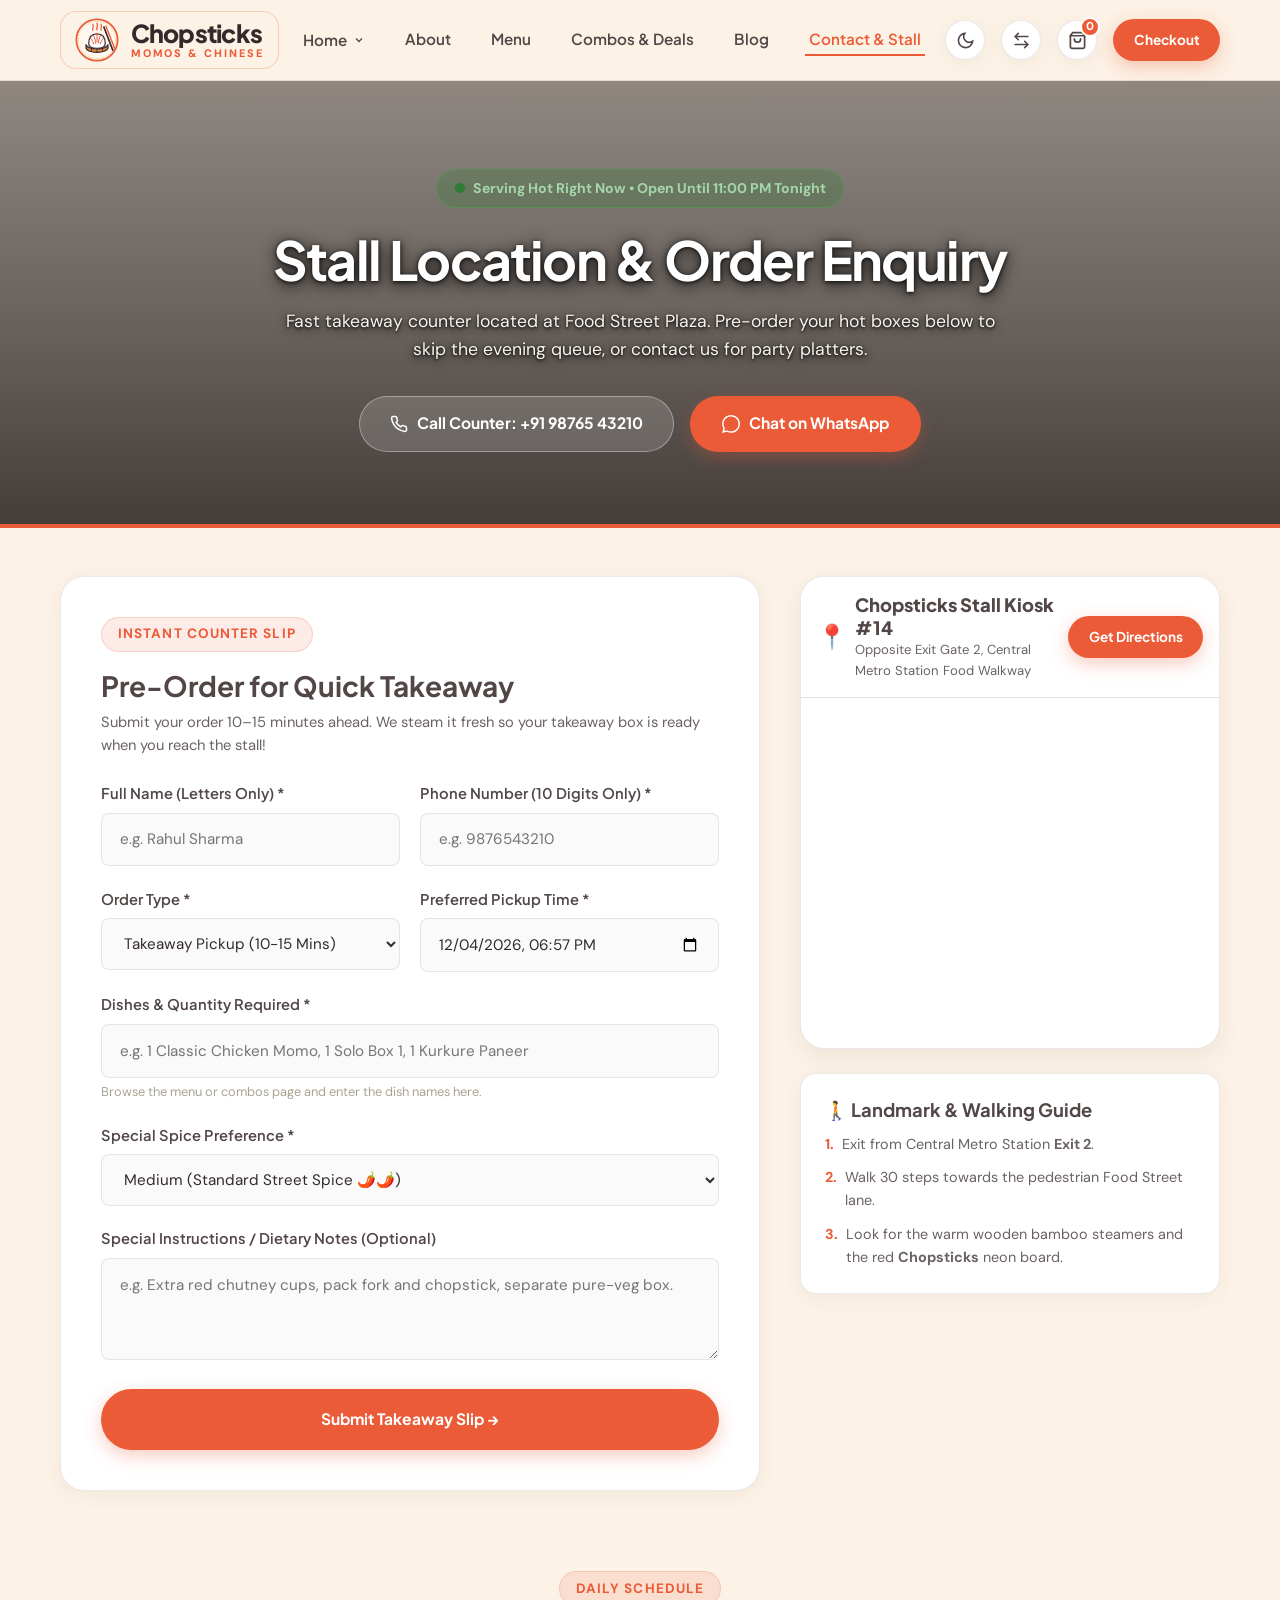
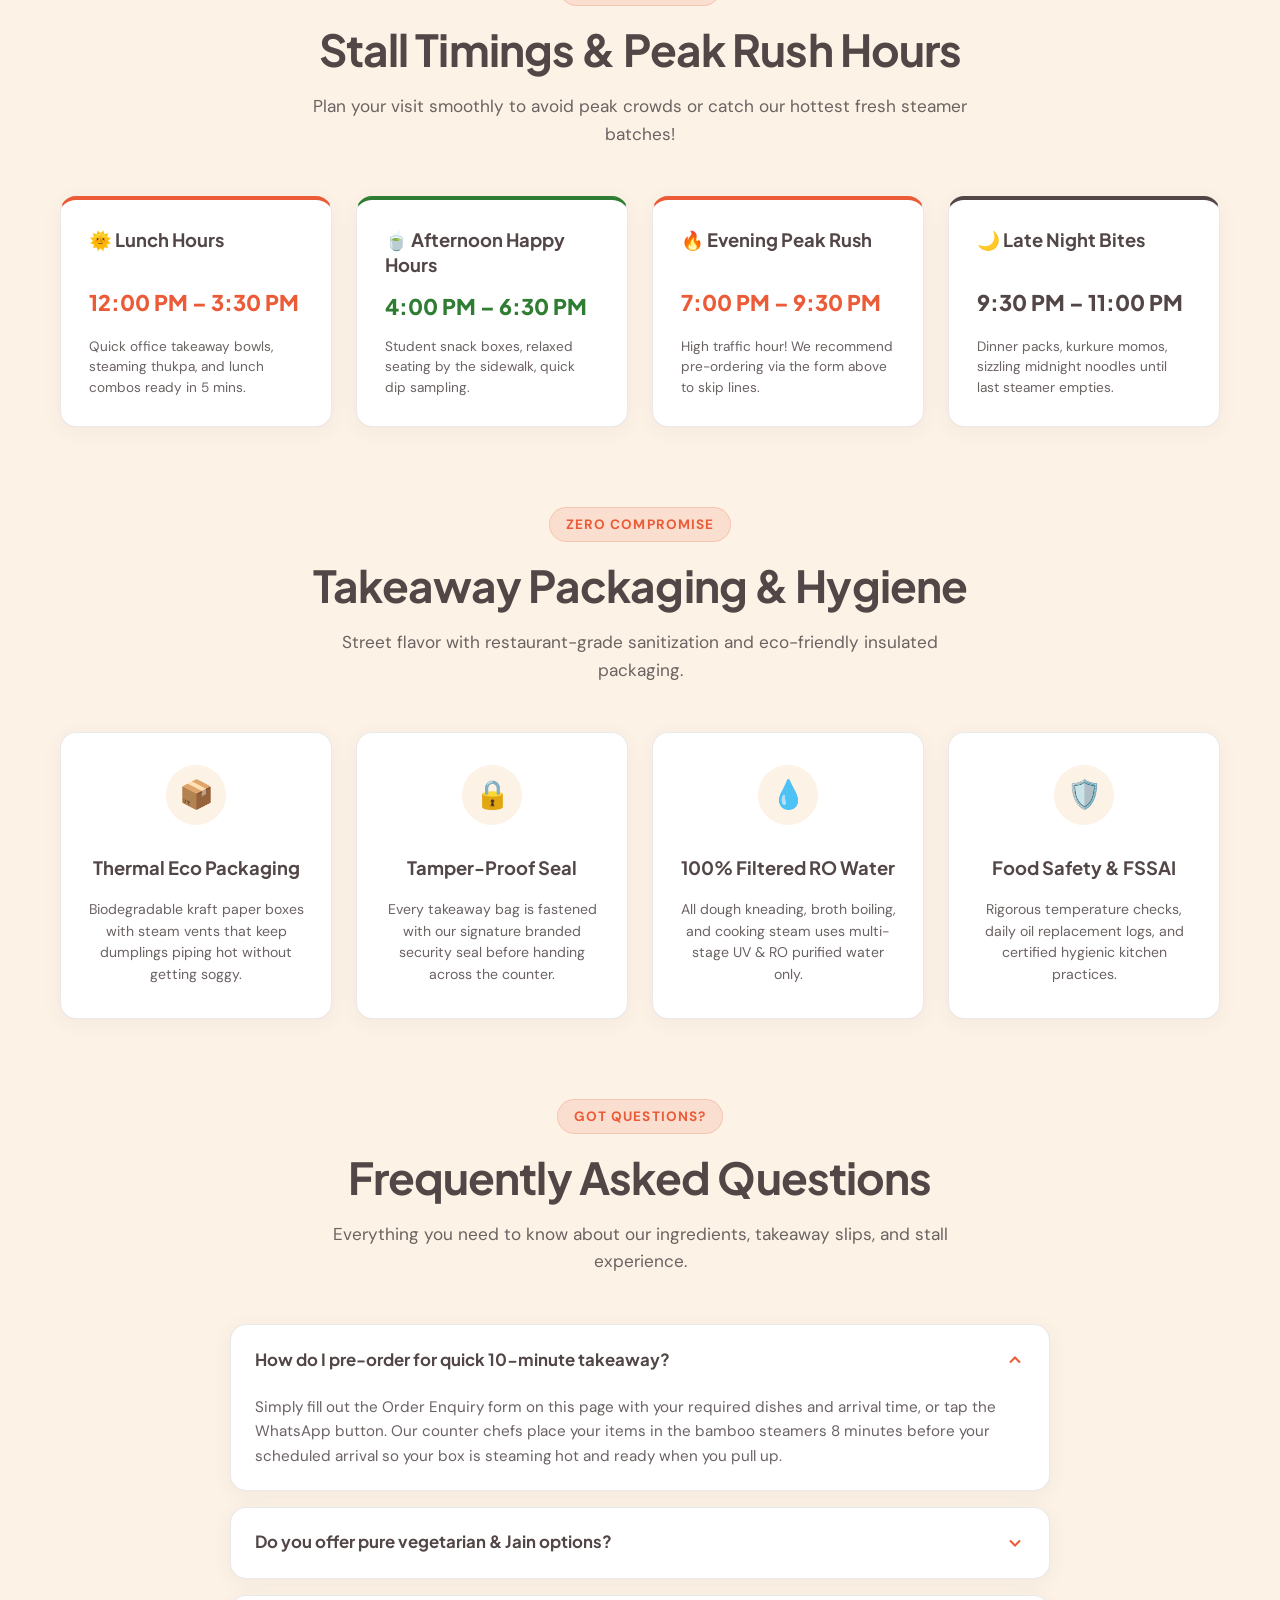
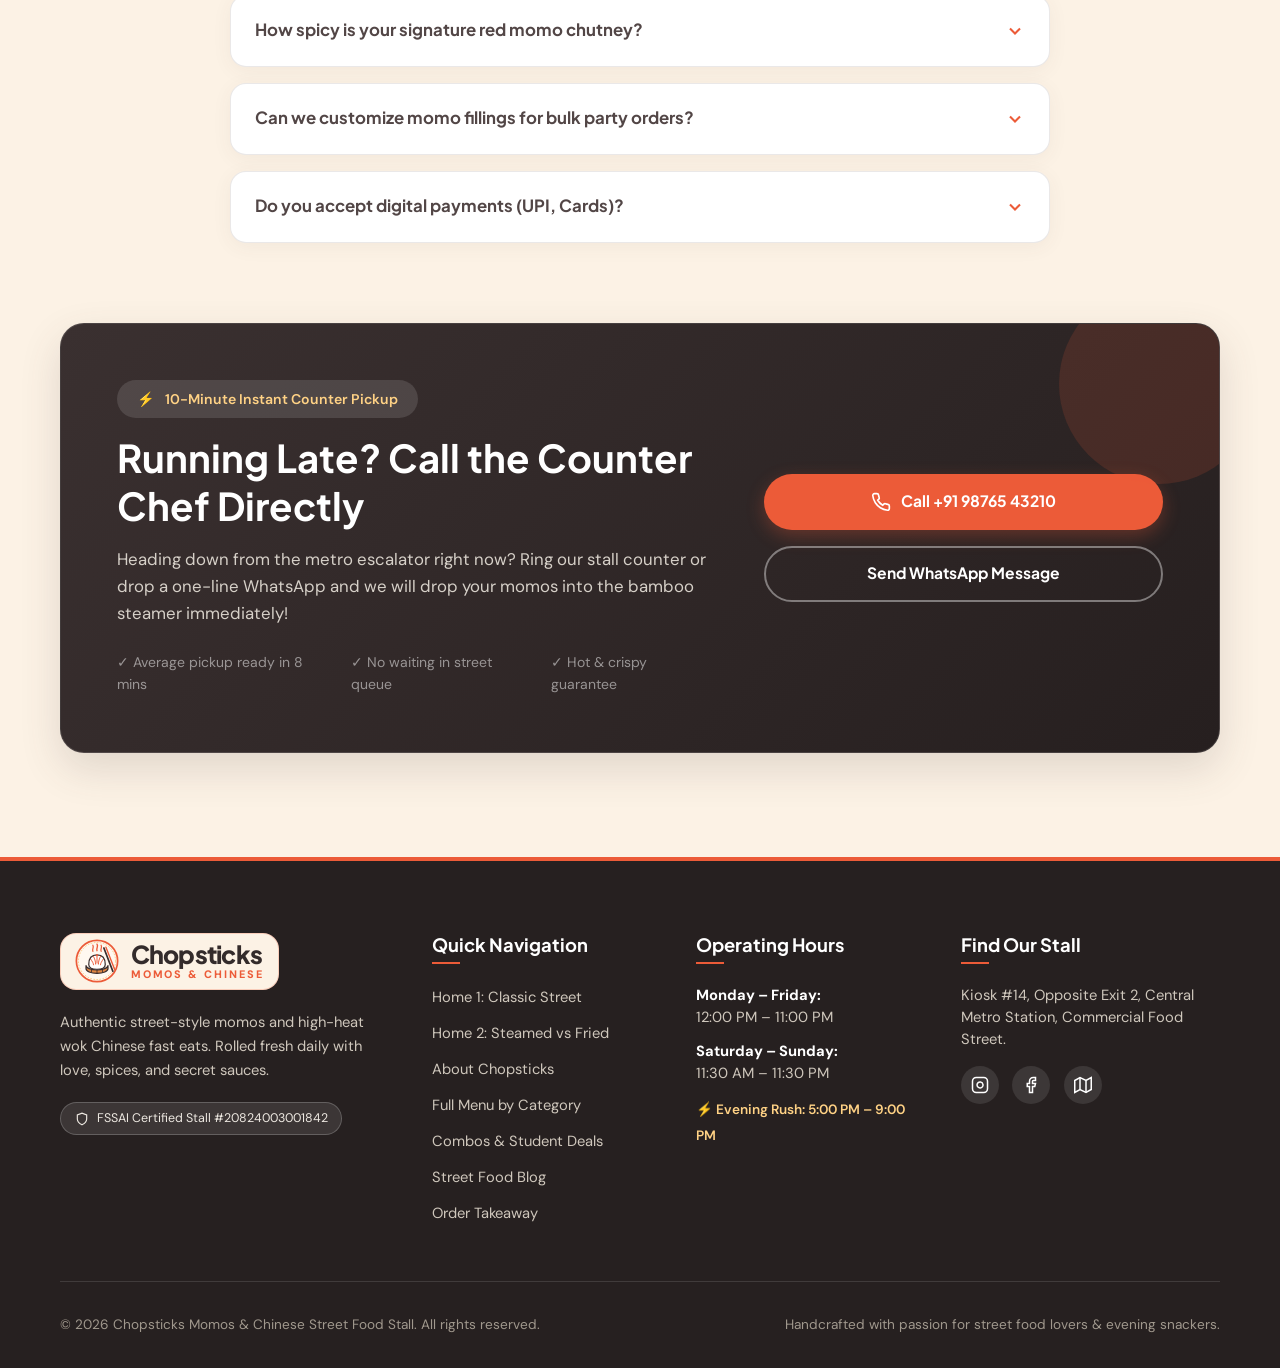
<file: contact.html>
<!DOCTYPE html>
<html lang="en">
<head>
  <meta charset="UTF-8">
  <meta name="viewport" content="width=device-width, initial-scale=1.0">
  <title>Contact Stall &amp; Pre-Order Takeaway — Chopsticks Momos</title>
  <meta name="description" content="Find the Chopsticks momo stall opposite Central Metro Exit 2. Check live stall status, rush hours, submit a quick 10-minute takeaway order, or book bulk catering.">

  <!-- Favicon: Inline SVG with #EC5B38 Circle, Crossed Chopsticks & Momo -->
  <link rel="icon" type="image/svg+xml" href="data:image/svg+xml,%3Csvg xmlns='http://www.w3.org/2000/svg' viewBox='0 0 64 64'%3E%3Ccircle cx='32' cy='32' r='30' fill='%23EC5B38'/%3E%3Cpath d='M16 18 L48 46 M48 18 L16 46' stroke='%23FCF2E5' stroke-width='4' stroke-linecap='round'/%3E%3Cpath d='M22 34 C22 27 42 27 42 34 C42 43 22 43 22 34 Z' fill='%23FCF2E5' stroke='%23524646' stroke-width='2'/%3E%3Cpath d='M26 24 Q28 19 26 15 M32 23 Q34 18 32 14 M38 24 Q40 19 38 15' stroke='%23FCF2E5' stroke-width='2.5' stroke-linecap='round' fill='none'/%3E%3C/svg%3E">

  <!-- Google Fonts: Plus Jakarta Sans & DM Sans -->
  <link rel="preconnect" href="https://fonts.googleapis.com">
  <link rel="preconnect" href="https://fonts.gstatic.com" crossorigin>
  <link href="https://fonts.googleapis.com/css2?family=DM+Sans:ital,opsz,wght@0,9..40,100..1000;1,9..40,100..1000&family=Plus+Jakarta+Sans:wght@400;500;600;700;800&display=swap" rel="stylesheet">

  <!-- Bootstrap 5.3.3 CSS -->
  <link href="https://cdn.jsdelivr.net/npm/bootstrap@5.3.3/dist/css/bootstrap.min.css" rel="stylesheet" integrity="sha384-QWTKZyjpPEjISv5WaRU9OFeRpok6YctnYmDr5pNlyT2bRjXh0JMhjY6hW+ALEwIH" crossorigin="anonymous">

  <!-- Custom Brand Stylesheet -->
  <link rel="stylesheet" href="style.css">
</head>
<body>

  <!-- ========================================================================
       GLOBAL HEADER & NAVIGATION
       ======================================================================== -->
  <header class="site-header">
    <div class="container">
      <nav class="nav-inner" aria-label="Main Navigation">
        <!-- SVG Brand Emblem Logo -->
        <a href="index.html" class="brand-logo-link" aria-label="Chopsticks Home">
          <svg class="brand-logo-svg" viewBox="0 0 64 64" fill="none" xmlns="http://www.w3.org/2000/svg">
            <circle cx="32" cy="32" r="30" fill="#FFF8F0" stroke="#EC5B38" stroke-width="2.5"/>
            <circle cx="32" cy="32" r="27" stroke="#F59E0B" stroke-width="1" stroke-dasharray="2.5 2" opacity="0.65"/>
            <!-- Bamboo Steamer Base Basket -->
            <path d="M16 43C16 47 23 50 32 50C41 50 48 47 48 43V38C48 42 41 45 32 45C23 45 16 42 16 38V43Z" fill="#E28743" stroke="#3A2E2E" stroke-width="1.8"/>
            <line x1="24" y1="43.5" x2="24" y2="48" stroke="#3A2E2E" stroke-width="1.2" stroke-linecap="round"/>
            <line x1="32" y1="44.5" x2="32" y2="49.5" stroke="#3A2E2E" stroke-width="1.2" stroke-linecap="round"/>
            <line x1="40" y1="43.5" x2="40" y2="48" stroke="#3A2E2E" stroke-width="1.2" stroke-linecap="round"/>
            <!-- Handcrafted Steamed Momo Dumpling -->
            <path d="M20 37C20 28 24 23 32 23C40 23 44 28 44 37C44 42.5 38.5 44 32 44C25.5 44 20 42.5 20 37Z" fill="#FFFFFF" stroke="#3A2E2E" stroke-width="1.8"/>
            <!-- Pleat Ridges & Pinched Top Knot -->
            <path d="M32 23V35M27 25.5C28.5 28.5 30 32.5 30 36.5M37 25.5C35.5 28.5 34 32.5 34 36.5M23 29.5C25 32.5 27 35.5 27 37.5M41 29.5C39 32.5 37 35.5 37 37.5" stroke="#EC5B38" stroke-width="1.4" stroke-linecap="round"/>
            <circle cx="32" cy="23.5" r="1.5" fill="#EC5B38"/>
            <!-- Rising Aromatic Steam Wisps -->
            <path d="M26 18C24.5 14.5 28 12.5 26 9" stroke="#EC5B38" stroke-width="1.8" stroke-linecap="round"/>
            <path d="M32 17C30.5 13 34.5 11 32 7.5" stroke="#EC5B38" stroke-width="2" stroke-linecap="round"/>
            <path d="M38 18C36.5 14.5 40 12.5 38 9" stroke="#EC5B38" stroke-width="1.8" stroke-linecap="round"/>
            <!-- Elegant Pair of Chopsticks Beside Platter -->
            <line x1="42" y1="13" x2="55" y2="47" stroke="#3A2E2E" stroke-width="2.5" stroke-linecap="round"/>
            <line x1="45" y1="12" x2="58" y2="45" stroke="#EC5B38" stroke-width="2" stroke-linecap="round"/>
          </svg>
          <div class="brand-text-wrap">
            <span class="brand-name">Chopsticks</span>
            <span class="brand-subtitle">MOMOS &amp; CHINESE</span>
          </div>
        </a>

        <!-- Desktop Navigation Links -->
        <ul class="nav-links-desktop">
          <!-- Home with Dropdown -->
          <li class="nav-link-item nav-dropdown-wrap">
            <a href="index.html" class="nav-dropdown-trigger">
              Home
              <svg width="12" height="12" viewBox="0 0 24 24" fill="none" stroke="currentColor" stroke-width="2.5"><polyline points="6 9 12 15 18 9"/></svg>
            </a>
            <ul class="nav-dropdown-menu">
              <li>
                <a href="index.html" class="nav-dropdown-item">
                  <span class="icon">🏮</span>
                  <div>
                    <div>Home 1: Classic Street</div>
                    <small style="font-size: 0.72rem; color: var(--color-stone-muted);">The Authentic Stall</small>
                  </div>
                </a>
              </li>
              <li>
                <a href="home-2.html" class="nav-dropdown-item">
                  <span class="icon">🥟</span>
                  <div>
                    <div>Home 2: Steamed vs Fried</div>
                    <small style="font-size: 0.72rem; color: var(--color-chilli-accent);">Playful Battle Arena</small>
                  </div>
                </a>
              </li>
            </ul>
          </li>

          <!-- About next to Home -->
          <li class="nav-link-item"><a href="about.html">About</a></li>

          <!-- Menu -->
          <li class="nav-link-item"><a href="menu.html">Menu</a></li>

          <!-- Combos & Deals -->
          <li class="nav-link-item"><a href="combos.html">Combos &amp; Deals</a></li>

          <!-- Blog next to Combos -->
          <li class="nav-link-item"><a href="blog.html">Blog</a></li>

          <!-- Contact & Stall -->
          <li class="nav-link-item"><a href="contact.html" class="active">Contact &amp; Stall</a></li>
        </ul>

        <!-- Toggles & CTA Group -->
        <div class="nav-cta-wrap">
          <!-- Dark Mode Toggle Button -->
          <button type="button" class="nav-action-btn theme-toggle-btn" aria-label="Toggle dark mode">
            <svg class="icon-sun" style="display: none;" viewBox="0 0 24 24" fill="none" stroke="currentColor" stroke-width="2"><circle cx="12" cy="12" r="5"/><line x1="12" y1="1" x2="12" y2="3"/><line x1="12" y1="21" x2="12" y2="23"/><line x1="4.22" y1="4.22" x2="5.64" y2="5.64"/><line x1="18.36" y1="18.36" x2="19.78" y2="19.78"/><line x1="1" y1="12" x2="3" y2="12"/><line x1="21" y1="12" x2="23" y2="12"/><line x1="4.22" y1="19.78" x2="5.64" y2="18.36"/><line x1="18.36" y1="5.64" x2="19.78" y2="4.22"/></svg>
            <svg class="icon-moon" viewBox="0 0 24 24" fill="none" stroke="currentColor" stroke-width="2"><path d="M21 12.79A9 9 0 1 1 11.21 3 7 7 0 0 0 21 12.79z"/></svg>
            <span class="btn-tooltip-badge">Dark Mode</span>
          </button>

          <!-- RTL Direction Toggle Button -->
          <button type="button" class="nav-action-btn rtl-toggle-btn" aria-label="Toggle text direction (LTR/RTL)">
            <svg viewBox="0 0 24 24" fill="none" stroke="currentColor" stroke-width="2" stroke-linecap="round" stroke-linejoin="round">
              <path d="M8 3L4 7L8 11"/>
              <path d="M4 7H20"/>
              <path d="M16 21L20 17L16 13"/>
              <path d="M20 17H4"/>
            </svg>
            <span class="btn-tooltip-badge">Switch RTL</span>
          </button>

          <!-- Shopping Cart Icon with Badge -->
          <a href="cart.html" class="nav-action-btn nav-cart-btn" aria-label="View Shopping Cart">
            <svg viewBox="0 0 24 24" fill="none" stroke="currentColor" stroke-width="2.2" stroke-linecap="round" stroke-linejoin="round">
              <path d="M6 2L3 6v14a2 2 0 0 0 2 2h14a2 2 0 0 0 2-2V6l-3-4z"></path>
              <line x1="3" y1="6" x2="21" y2="6"></line>
              <path d="M16 10a4 4 0 0 1-8 0"></path>
            </svg>
            <span class="cart-badge-count">0</span>
            <span class="btn-tooltip-badge">Cart</span>
          </a>

          <!-- Quick Takeaway CTA -->
          <a href="checkout.html" class="btn-chopsticks btn-primary-chilli btn-sm-chop nav-cta-desktop">
            Checkout
          </a>

          <!-- Mobile Toggle -->
          <button class="mobile-nav-toggle" id="mobileNavToggle" aria-label="Toggle navigation menu" aria-expanded="false">
            <svg viewBox="0 0 24 24" fill="none" stroke="currentColor" stroke-width="2.5"><line x1="3" y1="12" x2="21" y2="12"/><line x1="3" y1="6" x2="21" y2="6"/><line x1="3" y1="18" x2="21" y2="18"/></svg>
          </button>
        </div>
      </nav>
    </div>

        <!-- Mobile Dropdown Menu -->
    <div class="mobile-nav-menu" id="mobileNavMenu">
      <ul class="mobile-nav-links">
        <li><a href="index.html">Home 1: Classic Street</a></li>
        <li><a href="home-2.html">Home 2: Steamed vs Fried</a></li>
        <li><a href="about.html">About Chopsticks</a></li>
        <li><a href="menu.html">Menu (Momos & Wok)</a></li>
        <li><a href="combos.html">Combos & Deals</a></li>
        <li><a href="blog.html">Blog & Stories</a></li>
        <li><a href="contact.html" class="active">Contact & Stall Map</a></li>
        <li>
          <a href="cart.html" class="mobile-nav-cart-btn">
            <span class="mobile-nav-cart-label">
              <svg viewBox="0 0 24 24" fill="none" stroke="currentColor" stroke-width="2.2" stroke-linecap="round" stroke-linejoin="round">
                <path d="M6 2L3 6v14a2 2 0 0 0 2 2h14a2 2 0 0 0 2-2V6l-3-4z"></path>
                <line x1="3" y1="6" x2="21" y2="6"></line>
                <path d="M16 10a4 4 0 0 1-8 0"></path>
              </svg>
              <span>Cart</span>
            </span>
            <span class="cart-badge-count mobile-cart-badge">0</span>
          </a>
        </li>
        <li><a href="checkout.html">Checkout</a></li>
      </ul>
    </div>
  </header>

  <!-- ========================================================================
       PAGE 4: CONTACT & ORDER ENQUIRY (7 SEGMENTS)
       ======================================================================== -->
  <main>
    <!-- SEGMENT 1: CONTACT HEADER & OPERATING STATUS (HERO BANNER) -->
    <section class="page-hero-banner hero-bg-contact text-center">
      <div class="container">
        <div class="live-stall-badge mx-auto mb-3" style="display: inline-flex; align-items: center; gap: 0.5rem; background: rgba(46, 125, 50, 0.25); border: 1px solid rgba(76, 175, 80, 0.5); color: #A5D6A7; padding: 0.45rem 1.1rem; border-radius: var(--radius-full); font-weight: 700; font-size: 0.88rem;">
          <span class="pulse-indicator"></span>
          <span>Serving Hot Right Now &bull; Open Until 11:00 PM Tonight</span>
        </div>
        <h1 class="hero-title">Stall Location &amp; Order Enquiry</h1>
        <p class="hero-subtitle">
          Fast takeaway counter located at Food Street Plaza. Pre-order your hot boxes below to skip the evening queue, or contact us for party platters.
        </p>

        <!-- Direct Contact Action Bar -->
        <div class="d-flex justify-content-center gap-3 flex-wrap mt-4">
          <a href="tel:+919876543210" class="btn-chopsticks" style="background: rgba(255,255,255,0.15); color: #FFF; border: 1px solid rgba(255,255,255,0.35);">
            <svg width="18" height="18" viewBox="0 0 24 24" fill="none" stroke="currentColor" stroke-width="2"><path d="M22 16.92v3a2 2 0 0 1-2.18 2 19.79 19.79 0 0 1-8.63-3.07 19.5 19.5 0 0 1-6-6 19.79 19.79 0 0 1-3.07-8.67A2 2 0 0 1 4.11 2h3a2 2 0 0 1 2 1.72 12.84 12.84 0 0 0 .7 2.81 2 2 0 0 1-.45 2.11L8.09 9.91a16 16 0 0 0 6 6l1.27-1.27a2 2 0 0 1 2.11-.45 12.84 12.84 0 0 0 2.81.7A2 2 0 0 1 22 16.92z"/></svg>
            Call Counter: +91 98765 43210
          </a>
          <a href="https://wa.me/919876543210?text=Hi%20Chopsticks,%20I%20would%20like%20to%20place%20a%20takeaway%20order" target="_blank" rel="noopener" class="btn-chopsticks btn-primary-chilli">
            <svg width="18" height="18" viewBox="0 0 24 24" fill="currentColor"><path d="M.057 24l1.687-6.163c-1.041-1.804-1.588-3.849-1.587-5.946.003-6.556 5.338-11.891 11.893-11.891 3.181.001 6.167 1.24 8.413 3.488 2.245 2.248 3.481 5.236 3.48 8.414-.003 6.557-5.338 11.892-11.893 11.892-1.99-.001-3.951-.5-5.688-1.448l-6.305 1.654zm6.597-3.807c1.676.995 3.276 1.591 5.392 1.592 5.448 0 9.886-4.434 9.889-9.885.002-5.462-4.415-9.89-9.881-9.892-5.452 0-9.887 4.434-9.889 9.884-.001 2.225.651 3.891 1.746 5.634l-.999 3.648 3.742-.981z"/></svg>
            Chat on WhatsApp
          </a>
        </div>
      </div>
    </section>

    <div class="container py-4">

      <!-- SEGMENT 2 & 3: FORM & LANDMARK MAP (SPLIT LAYOUT) -->
      <section class="section-spacing pt-4" id="orderFormSection">
        <div class="contact-layout-grid">
          <!-- SEGMENT 2: INTERACTIVE ORDER ENQUIRY FORM -->
          <div class="enquiry-form-card reveal-on-scroll">
            <div class="mb-4">
              <span class="section-pill-tag">Instant Counter Slip</span>
              <h2 style="font-size: 1.75rem; margin-bottom: 0.5rem;">Pre-Order for Quick Takeaway</h2>
              <p style="color: var(--color-text-muted); font-size: 0.92rem;">
                Submit your order 10–15 minutes ahead. We steam it fresh so your takeaway box is ready when you reach the stall!
              </p>
            </div>

            <form id="orderEnquiryForm" novalidate>
              <div class="form-row-2col">
                <!-- Full Name -->
                <div class="form-group-chop">
                  <label for="custName" class="form-label-chop">Full Name (Letters Only) *</label>
                  <input type="text" id="custName" class="form-input-chop" placeholder="e.g. Rahul Sharma" required pattern="^[A-Za-z\s.'-]+$" minlength="2" maxlength="50" autocomplete="name" title="Please enter letters and characters only (no numbers).">
                  <div class="form-field-error small text-danger mt-1" id="custNameError" style="display: none;">Please enter letters and characters only (no digits allowed).</div>
                </div>
                <!-- Phone Number -->
                <div class="form-group-chop">
                  <label for="custPhone" class="form-label-chop">Phone Number (10 Digits Only) *</label>
                  <input type="tel" id="custPhone" class="form-input-chop" placeholder="e.g. 9876543210" pattern="^[0-9]{10}$" minlength="10" maxlength="10" inputmode="numeric" autocomplete="tel" required title="Please enter exactly 10 digits (numbers only).">
                  <div class="form-field-error small text-danger mt-1" id="custPhoneError" style="display: none;">Please enter exactly 10 numeric digits.</div>
                </div>
              </div>

              <div class="form-row-2col">
                <!-- Order Type -->
                <div class="form-group-chop">
                  <label for="orderType" class="form-label-chop">Order Type *</label>
                  <select id="orderType" class="form-select-chop" required>
                    <option value="Takeaway Pickup (10-15 Mins)">Takeaway Pickup (10-15 Mins)</option>
                    <option value="Bulk Party / Office Order">Bulk Party / Office Order</option>
                    <option value="General Question / Feedback">General Question / Feedback</option>
                  </select>
                </div>
                <!-- Preferred Pickup Date & Time -->
                <div class="form-group-chop">
                  <label for="pickupDateTime" class="form-label-chop">Preferred Pickup Time *</label>
                  <input type="datetime-local" id="pickupDateTime" class="form-input-chop" required>
                </div>
              </div>

              <!-- Item Selection / Dishes Required -->
              <div class="form-group-chop">
                <label for="dishesSelected" class="form-label-chop">Dishes &amp; Quantity Required *</label>
                <input type="text" id="dishesSelected" class="form-input-chop" placeholder="e.g. 1 Classic Chicken Momo, 1 Solo Box 1, 1 Kurkure Paneer" required>
                <small style="color: var(--color-stone-muted); font-size: 0.8rem; display: block; margin-top: 0.25rem;">
                  Browse the menu or combos page and enter the dish names here.
                </small>
              </div>

              <!-- Special Spice Preference -->
              <div class="form-group-chop">
                <label for="spiceLevel" class="form-label-chop">Special Spice Preference *</label>
                <select id="spiceLevel" class="form-select-chop" required>
                  <option value="Medium (Standard Street Spice)">Medium (Standard Street Spice 🌶️🌶️)</option>
                  <option value="Mild (Kid-friendly / Low Spice)">Mild (Kid-friendly / Low Spice 🌶️)</option>
                  <option value="Inferno Extra Hot (Ghost Pepper Chutney)">Inferno Extra Hot (Ghost Pepper Chutney 🌶️🌶️🌶️)</option>
                </select>
              </div>

              <!-- Message / Instructions -->
              <div class="form-group-chop">
                <label for="specialInstructions" class="form-label-chop">Special Instructions / Dietary Notes (Optional)</label>
                <textarea id="specialInstructions" class="form-textarea-chop" rows="3" placeholder="e.g. Extra red chutney cups, pack fork and chopstick, separate pure-veg box."></textarea>
              </div>

              <button type="submit" class="btn-chopsticks btn-primary-chilli w-100" style="padding: 1rem;">
                Submit Takeaway Slip &rarr;
              </button>
            </form>
          </div>

          <!-- SEGMENT 3: STALL LOCATION & LANDMARK GUIDE -->
          <div class="d-flex flex-column gap-4 reveal-on-scroll">
            <div class="food-card p-0 overflow-hidden" id="stallMap" style="border-radius: var(--radius-lg); box-shadow: var(--shadow-card); border: 1px solid var(--color-border-light);">
              <div class="p-3 border-bottom d-flex align-items-center justify-content-between" style="background-color: var(--color-surface-white);">
                <div class="d-flex align-items-center gap-2">
                  <span style="font-size: 1.5rem;">📍</span>
                  <div>
                    <h3 style="font-size: 1.15rem; color: var(--color-primary-dark); margin: 0; font-weight: 800;">Chopsticks Stall Kiosk #14</h3>
                    <p style="font-size: 0.82rem; color: var(--color-text-muted); margin: 0;">Opposite Exit Gate 2, Central Metro Station Food Walkway</p>
                  </div>
                </div>
                <a href="https://www.google.com/maps/search/?api=1&query=Central+Metro+Station" target="_blank" rel="noopener" class="btn-chopsticks btn-primary-chilli btn-sm-chop text-nowrap">
                  Get Directions
                </a>
              </div>
              <div style="position: relative; width: 100%; height: 350px;">
                <iframe 
                  src="https://www.google.com/maps/embed?pb=!1m18!1m12!1m3!1d3684.053874312154!2d88.3515000!3d22.5726000!2m3!1f0!2f0!3f0!3m2!1i1024!2i768!4f13.1!3m3!1m2!1s0x3a0277ab36a44555%3A0x6b7724a2ef693f0!2sCentral%20Metro%20Station!5e0!3m2!1sen!2sin!4v1700000000000!5m2!1sen!2sin" 
                  width="100%" 
                  height="100%" 
                  style="border:0; display: block;" 
                  allowfullscreen="" 
                  loading="lazy" 
                  referrerpolicy="no-referrer-when-downgrade"
                  title="Chopsticks Stall Live Location Map">
                </iframe>
              </div>
            </div>

            <!-- Direction Guide Card -->
            <div class="food-card p-4">
              <h4 style="font-size: 1.15rem; margin-bottom: 0.75rem; color: var(--color-primary-dark);">
                🚶 Landmark &amp; Walking Guide
              </h4>
              <ul style="list-style: none; padding: 0; margin: 0; display: flex; flex-direction: column; gap: 0.65rem; font-size: 0.9rem; color: var(--color-text-muted);">
                <li class="d-flex gap-2">
                  <span style="color: var(--color-chilli-accent); font-weight: 700;">1.</span>
                  <span>Exit from Central Metro Station <strong>Exit 2</strong>.</span>
                </li>
                <li class="d-flex gap-2">
                  <span style="color: var(--color-chilli-accent); font-weight: 700;">2.</span>
                  <span>Walk 30 steps towards the pedestrian Food Street lane.</span>
                </li>
                <li class="d-flex gap-2">
                  <span style="color: var(--color-chilli-accent); font-weight: 700;">3.</span>
                  <span>Look for the warm wooden bamboo steamers and the red <strong>Chopsticks</strong> neon board.</span>
                </li>
              </ul>
            </div>
          </div>
        </div>
      </section>

      <!-- SEGMENT 4: STALL TIMINGS & PEAK RUSH HOURS -->
      <section class="section-spacing pt-0">
        <div class="section-title-wrap">
          <div class="section-pill-tag">Daily Schedule</div>
          <h2 class="section-heading">Stall Timings &amp; Peak Rush Hours</h2>
          <p class="section-subtitle">
            Plan your visit smoothly to avoid peak crowds or catch our hottest fresh steamer batches!
          </p>
        </div>

        <div class="timing-grid reveal-on-scroll">
          <div class="timing-card">
            <h4>🌞 Lunch Hours</h4>
            <div class="timing-hours">12:00 PM – 3:30 PM</div>
            <p class="timing-note">Quick office takeaway bowls, steaming thukpa, and lunch combos ready in 5 mins.</p>
          </div>

          <div class="timing-card" style="border-top-color: #2E7D32;">
            <h4>🍵 Afternoon Happy Hours</h4>
            <div class="timing-hours" style="color: #2E7D32;">4:00 PM – 6:30 PM</div>
            <p class="timing-note">Student snack boxes, relaxed seating by the sidewalk, quick dip sampling.</p>
          </div>

          <div class="timing-card">
            <h4>🔥 Evening Peak Rush</h4>
            <div class="timing-hours">7:00 PM – 9:30 PM</div>
            <p class="timing-note">High traffic hour! We recommend pre-ordering via the form above to skip lines.</p>
          </div>

          <div class="timing-card" style="border-top-color: var(--color-primary-dark);">
            <h4>🌙 Late Night Bites</h4>
            <div class="timing-hours" style="color: var(--color-primary-dark);">9:30 PM – 11:00 PM</div>
            <p class="timing-note">Dinner packs, kurkure momos, sizzling midnight noodles until last steamer empties.</p>
          </div>
        </div>
      </section>

      <!-- SEGMENT 5: TAKEAWAY & HYGIENE PROTOCOLS -->
      <section class="section-spacing pt-0">
        <div class="section-title-wrap">
          <div class="section-pill-tag">Zero Compromise</div>
          <h2 class="section-heading">Takeaway Packaging &amp; Hygiene</h2>
          <p class="section-subtitle">
            Street flavor with restaurant-grade sanitization and eco-friendly insulated packaging.
          </p>
        </div>

        <div class="hygiene-grid reveal-on-scroll">
          <div class="hygiene-card">
            <div class="hygiene-icon">📦</div>
            <h4 style="font-size: 1.15rem; margin-bottom: 0.5rem;">Thermal Eco Packaging</h4>
            <p style="font-size: 0.88rem; color: var(--color-text-muted);">
              Biodegradable kraft paper boxes with steam vents that keep dumplings piping hot without getting soggy.
            </p>
          </div>

          <div class="hygiene-card">
            <div class="hygiene-icon">🔒</div>
            <h4 style="font-size: 1.15rem; margin-bottom: 0.5rem;">Tamper-Proof Seal</h4>
            <p style="font-size: 0.88rem; color: var(--color-text-muted);">
              Every takeaway bag is fastened with our signature branded security seal before handing across the counter.
            </p>
          </div>

          <div class="hygiene-card">
            <div class="hygiene-icon">💧</div>
            <h4 style="font-size: 1.15rem; margin-bottom: 0.5rem;">100% Filtered RO Water</h4>
            <p style="font-size: 0.88rem; color: var(--color-text-muted);">
              All dough kneading, broth boiling, and cooking steam uses multi-stage UV &amp; RO purified water only.
            </p>
          </div>

          <div class="hygiene-card">
            <div class="hygiene-icon">🛡️</div>
            <h4 style="font-size: 1.15rem; margin-bottom: 0.5rem;">Food Safety &amp; FSSAI</h4>
            <p style="font-size: 0.88rem; color: var(--color-text-muted);">
              Rigorous temperature checks, daily oil replacement logs, and certified hygienic kitchen practices.
            </p>
          </div>
        </div>
      </section>

      <!-- SEGMENT 6: FREQUENTLY ASKED QUESTIONS (ACCORDION) -->
      <section class="section-spacing pt-0" id="faqs">
        <div class="section-title-wrap">
          <div class="section-pill-tag">Got Questions?</div>
          <h2 class="section-heading">Frequently Asked Questions</h2>
          <p class="section-subtitle">
            Everything you need to know about our ingredients, takeaway slips, and stall experience.
          </p>
        </div>

        <div class="faq-accordion-list reveal-on-scroll">
          <!-- FAQ 1 -->
          <div class="faq-item">
            <button type="button" class="faq-header" aria-expanded="false">
              <span>How do I pre-order for quick 10-minute takeaway?</span>
              <svg class="faq-icon-arrow" viewBox="0 0 24 24" fill="none" stroke="currentColor" stroke-width="2.5"><polyline points="6 9 12 15 18 9"/></svg>
            </button>
            <div class="faq-body">
              <div class="faq-body-content">
                Simply fill out the Order Enquiry form on this page with your required dishes and arrival time, or tap the WhatsApp button. Our counter chefs place your items in the bamboo steamers 8 minutes before your scheduled arrival so your box is steaming hot and ready when you pull up.
              </div>
            </div>
          </div>

          <!-- FAQ 2 -->
          <div class="faq-item">
            <button type="button" class="faq-header" aria-expanded="false">
              <span>Do you offer pure vegetarian &amp; Jain options?</span>
              <svg class="faq-icon-arrow" viewBox="0 0 24 24" fill="none" stroke="currentColor" stroke-width="2.5"><polyline points="6 9 12 15 18 9"/></svg>
            </button>
            <div class="faq-body">
              <div class="faq-body-content">
                Yes! We maintain completely separate bamboo steamer towers and dedicated frying woks for all vegetarian food. For Jain dietary requirements (no onion, garlic, or root vegetables), please let us know in advance or write it in the special instructions box.
              </div>
            </div>
          </div>

          <!-- FAQ 3 -->
          <div class="faq-item">
            <button type="button" class="faq-header" aria-expanded="false">
              <span>How spicy is your signature red momo chutney?</span>
              <svg class="faq-icon-arrow" viewBox="0 0 24 24" fill="none" stroke="currentColor" stroke-width="2.5"><polyline points="6 9 12 15 18 9"/></svg>
            </button>
            <div class="faq-body">
              <div class="faq-body-content">
                Our red chutney is authentically fiery, slow-simmered with mountain chillies and charred tomatoes. However, we also provide our creamy Sweet Garlic Sesame Dip and comforting Himalayan Clear Herb Broth to balance out the heat according to your palate.
              </div>
            </div>
          </div>

          <!-- FAQ 4 -->
          <div class="faq-item">
            <button type="button" class="faq-header" aria-expanded="false">
              <span>Can we customize momo fillings for bulk party orders?</span>
              <svg class="faq-icon-arrow" viewBox="0 0 24 24" fill="none" stroke="currentColor" stroke-width="2.5"><polyline points="6 9 12 15 18 9"/></svg>
            </button>
            <div class="faq-body">
              <div class="faq-body-content">
                Absolutely. For bulk orders over 50 pieces (birthday parties, corporate gatherings, college fests), you can choose custom assorted ratios of steamed, kothey, and kurkure varieties, adjust chilli seasoning levels, and request squeeze dip bottles for easy catering.
              </div>
            </div>
          </div>

          <!-- FAQ 5 -->
          <div class="faq-item">
            <button type="button" class="faq-header" aria-expanded="false">
              <span>Do you accept digital payments (UPI, Cards)?</span>
              <svg class="faq-icon-arrow" viewBox="0 0 24 24" fill="none" stroke="currentColor" stroke-width="2.5"><polyline points="6 9 12 15 18 9"/></svg>
            </button>
            <div class="faq-body">
              <div class="faq-body-content">
                Yes, we accept all major UPI apps (Google Pay, PhonePe, Paytm), debit/credit cards, and cash right at the counter. For pre-orders, you can pay directly upon pickup.
              </div>
            </div>
          </div>
        </div>
      </section>

      <!-- SEGMENT 7: INSTANT WHATSAPP / CALL CONNECT BAR -->
      <section class="section-spacing pt-0">
        <div class="visit-banner-box reveal-on-scroll">
          <div>
            <div class="stall-timing-pill">
              <span>⚡</span> 10-Minute Instant Counter Pickup
            </div>
            <h2>Running Late? Call the Counter Chef Directly</h2>
            <p>
              Heading down from the metro escalator right now? Ring our stall counter or drop a one-line WhatsApp and we will drop your momos into the bamboo steamer immediately!
            </p>
            <div class="d-flex align-items-center gap-3 text-white-50 small">
              <span>✓ Average pickup ready in 8 mins</span>
              <span>✓ No waiting in street queue</span>
              <span>✓ Hot &amp; crispy guarantee</span>
            </div>
          </div>
          <div class="visit-banner-actions">
            <a href="tel:+919876543210" class="btn-chopsticks btn-primary-chilli w-100">
              <svg width="20" height="20" viewBox="0 0 24 24" fill="none" stroke="currentColor" stroke-width="2"><path d="M22 16.92v3a2 2 0 0 1-2.18 2 19.79 19.79 0 0 1-8.63-3.07 19.5 19.5 0 0 1-6-6 19.79 19.79 0 0 1-3.07-8.67A2 2 0 0 1 4.11 2h3a2 2 0 0 1 2 1.72 12.84 12.84 0 0 0 .7 2.81 2 2 0 0 1-.45 2.11L8.09 9.91a16 16 0 0 0 6 6l1.27-1.27a2 2 0 0 1 2.11-.45 12.84 12.84 0 0 0 2.81.7A2 2 0 0 1 22 16.92z"/></svg>
              Call +91 98765 43210
            </a>
            <a href="https://wa.me/919876543210" target="_blank" rel="noopener" class="btn-chopsticks btn-outline-dark w-100" style="color: #FFF !important; border-color: rgba(255,255,255,0.4);">
              Send WhatsApp Message
            </a>
          </div>
        </div>
      </section>

    </div>
  </main>

  <!-- ========================================================================
       MODAL: ORDER CONFIRMATION
       ======================================================================== -->
  <div class="chop-modal-backdrop" id="orderSuccessModal" role="dialog" aria-modal="true" aria-labelledby="modalTitle">
    <div class="chop-modal-box">
      <div class="modal-icon-success">
        <svg viewBox="0 0 24 24" fill="none" stroke="currentColor" stroke-width="3" stroke-linecap="round" stroke-linejoin="round">
          <polyline points="20 6 9 17 4 12"/>
        </svg>
      </div>
      <h3 class="modal-title" id="modalTitle">Order Slip Generated!</h3>
      <p class="modal-msg">
        Your pre-order slip has been routed to the Chopsticks stall counter steamer chef.
      </p>

      <!-- Dynamic Order Summary Inserted Here by main.js -->
      <div id="modalOrderSummary"></div>

      <button type="button" class="btn-chopsticks btn-primary-chilli w-100" id="modalCloseBtn">
        Great, I'll Collect at the Stall!
      </button>
    </div>
  </div>

  <!-- ========================================================================
       GLOBAL FOOTER (ON ALL 4 PAGES)
       ======================================================================== -->
  <footer class="site-footer">
    <div class="container">
      <div class="footer-grid">
        <!-- Brand Info -->
        <div>
          <a href="index.html" class="brand-logo-link footer-brand-logo-link" aria-label="Chopsticks Home">
            <svg class="brand-logo-svg" viewBox="0 0 64 64" fill="none" xmlns="http://www.w3.org/2000/svg">
            <circle cx="32" cy="32" r="30" fill="#FFF8F0" stroke="#EC5B38" stroke-width="2.5"/>
            <circle cx="32" cy="32" r="27" stroke="#F59E0B" stroke-width="1" stroke-dasharray="2.5 2" opacity="0.65"/>
            <!-- Bamboo Steamer Base Basket -->
            <path d="M16 43C16 47 23 50 32 50C41 50 48 47 48 43V38C48 42 41 45 32 45C23 45 16 42 16 38V43Z" fill="#E28743" stroke="#3A2E2E" stroke-width="1.8"/>
            <line x1="24" y1="43.5" x2="24" y2="48" stroke="#3A2E2E" stroke-width="1.2" stroke-linecap="round"/>
            <line x1="32" y1="44.5" x2="32" y2="49.5" stroke="#3A2E2E" stroke-width="1.2" stroke-linecap="round"/>
            <line x1="40" y1="43.5" x2="40" y2="48" stroke="#3A2E2E" stroke-width="1.2" stroke-linecap="round"/>
            <!-- Handcrafted Steamed Momo Dumpling -->
            <path d="M20 37C20 28 24 23 32 23C40 23 44 28 44 37C44 42.5 38.5 44 32 44C25.5 44 20 42.5 20 37Z" fill="#FFFFFF" stroke="#3A2E2E" stroke-width="1.8"/>
            <!-- Pleat Ridges & Pinched Top Knot -->
            <path d="M32 23V35M27 25.5C28.5 28.5 30 32.5 30 36.5M37 25.5C35.5 28.5 34 32.5 34 36.5M23 29.5C25 32.5 27 35.5 27 37.5M41 29.5C39 32.5 37 35.5 37 37.5" stroke="#EC5B38" stroke-width="1.4" stroke-linecap="round"/>
            <circle cx="32" cy="23.5" r="1.5" fill="#EC5B38"/>
            <!-- Rising Aromatic Steam Wisps -->
            <path d="M26 18C24.5 14.5 28 12.5 26 9" stroke="#EC5B38" stroke-width="1.8" stroke-linecap="round"/>
            <path d="M32 17C30.5 13 34.5 11 32 7.5" stroke="#EC5B38" stroke-width="2" stroke-linecap="round"/>
            <path d="M38 18C36.5 14.5 40 12.5 38 9" stroke="#EC5B38" stroke-width="1.8" stroke-linecap="round"/>
            <!-- Elegant Pair of Chopsticks Beside Platter -->
            <line x1="42" y1="13" x2="55" y2="47" stroke="#3A2E2E" stroke-width="2.5" stroke-linecap="round"/>
            <line x1="45" y1="12" x2="58" y2="45" stroke="#EC5B38" stroke-width="2" stroke-linecap="round"/>
          </svg>
            <div class="brand-text-wrap">
              <span class="brand-name footer-brand-name">Chopsticks</span>
              <span class="brand-subtitle">MOMOS &amp; CHINESE</span>
            </div>
          </a>
          <p class="footer-desc mt-2">
            Authentic street-style momos and high-heat wok Chinese fast eats. Rolled fresh daily with love, spices, and secret sauces.
          </p>
          <div class="fssai-pill">
            <svg width="14" height="14" viewBox="0 0 24 24" fill="none" stroke="currentColor" stroke-width="2"><path d="M12 22s8-4 8-10V5l-8-3-8 3v7c0 6 8 10 8 10z"/></svg>
            <span>FSSAI Certified Stall #20824003001842</span>
          </div>
        </div>

        <!-- Quick Links -->
        <div>
          <h4 class="footer-col-title">Quick Navigation</h4>
          <ul class="footer-links-list">
            <li><a href="index.html">Home 1: Classic Street</a></li>
            <li><a href="home-2.html">Home 2: Steamed vs Fried</a></li>
            <li><a href="about.html">About Chopsticks</a></li>
            <li><a href="menu.html">Full Menu by Category</a></li>
            <li><a href="combos.html">Combos &amp; Student Deals</a></li>
            <li><a href="blog.html">Street Food Blog</a></li>
            <li><a href="contact.html">Order Takeaway</a></li>
          </ul>
        </div>

        <!-- Stall Timings Recap -->
        <div>
          <h4 class="footer-col-title">Operating Hours</h4>
          <p class="footer-timings-p">
            <strong>Monday – Friday:</strong><br>
            12:00 PM – 11:00 PM
          </p>
          <p class="footer-timings-p">
            <strong>Saturday – Sunday:</strong><br>
            11:30 AM – 11:30 PM
          </p>
          <span style="color: #FFD285; font-size: 0.85rem; font-weight: 600;">⚡ Evening Rush: 5:00 PM – 9:00 PM</span>
        </div>

        <!-- Location & Socials -->
        <div>
          <h4 class="footer-col-title">Find Our Stall</h4>
          <p class="footer-timings-p">
            Kiosk #14, Opposite Exit 2, Central Metro Station, Commercial Food Street.
          </p>
          <div class="footer-social-links">
            <a href="https://instagram.com" target="_blank" rel="noopener" class="social-icon-btn" aria-label="Instagram">
              <svg width="18" height="18" viewBox="0 0 24 24" fill="none" stroke="currentColor" stroke-width="2"><rect x="2" y="2" width="20" height="20" rx="5" ry="5"/><path d="M16 11.37A4 4 0 1 1 12.63 8 4 4 0 0 1 16 11.37z"/><line x1="17.5" y1="6.5" x2="17.51" y2="6.5"/></svg>
            </a>
            <a href="https://facebook.com" target="_blank" rel="noopener" class="social-icon-btn" aria-label="Facebook">
              <svg width="18" height="18" viewBox="0 0 24 24" fill="none" stroke="currentColor" stroke-width="2"><path d="M18 2h-3a5 5 0 0 0-5 5v3H7v4h3v8h4v-8h3l1-4h-4V7a1 1 0 0 1 1-1h3z"/></svg>
            </a>
            <a href="contact.html#stallMap" class="social-icon-btn" aria-label="Google Maps Location">
              <svg width="18" height="18" viewBox="0 0 24 24" fill="none" stroke="currentColor" stroke-width="2"><polygon points="1 6 1 22 8 18 16 22 23 18 23 2 16 6 8 2 1 6"/><line x1="8" y1="2" x2="8" y2="18"/><line x1="16" y1="6" x2="16" y2="22"/></svg>
            </a>
          </div>
        </div>
      </div>

      <!-- Bottom Bar -->
      <div class="footer-bottom-bar">
        <div>&copy; 2026 Chopsticks Momos &amp; Chinese Street Food Stall. All rights reserved.</div>
        <div>Handcrafted with passion for street food lovers &amp; evening snackers.</div>
      </div>
    </div>
  </footer>

  <!-- Bootstrap 5.3.3 JS Bundle -->
  <script src="https://cdn.jsdelivr.net/npm/bootstrap@5.3.3/dist/js/bootstrap.bundle.min.js" integrity="sha384-YvpcrYf0tY3lHB60NNkmXc5s9fDVZLESaAA55NDzOxhy9GkcIdslK1eN7N6jIeHz" crossorigin="anonymous"></script>
  <!-- Core Custom JS -->
  <script src="main.js"></script>
</body>
</html>
</file>
<file: style.css>
/* ==========================================================================
   CHOPSTICKS — Modern Street Food Stall
   Brand Design System & Modular Stylesheet
   ========================================================================== */

/* --------------------------------------------------------------------------
   1. CSS Variables & Brand Tokens
   -------------------------------------------------------------------------- */
:root {
  /* Brand Palette */
  --color-primary-dark: #524646;
  /* Deep Charcoal Brown - Headings, dark accents, footer */
  --color-stone-muted: #A8A492;
  /* Warm Muted Earth - Borders, subtitles, tags, neutral fills */
  --color-cream-bg: #FCF2E5;
  /* Steamed Ivory Cream - Main background & card contrasts */
  --color-chilli-accent: #EC5B38;
  /* Szechuan Chilli Orange-Red - CTA buttons, badges, spicy highlights */

  /* Functional Derivatives */
  --color-surface-white: #FFFFFF;
  /* Clean card surface */
  --color-text-main: #332B2B;
  /* High-contrast body text */
  --color-text-muted: #6B6262;
  /* Soft secondary text */
  --color-border-light: rgba(82, 70, 70, 0.12);
  --color-accent-soft: rgba(236, 91, 56, 0.12);
  --color-accent-hover: #d84b29;
  --color-dark-surface: #423838;
  --color-gold-star: #F5A623;
  --color-veg: #2E7D32;
  --color-nonveg: #C62828;

  /* Typography & Layout Defaults */
  --font-heading: 'Plus Jakarta Sans', 'Inter', -apple-system, sans-serif;
  --font-body: 'DM Sans', -apple-system, sans-serif;
  --container-max-width: 1200px;
  --container-padding: 0 1.25rem;
  --radius-sm: 8px;
  --radius-md: 16px;
  --radius-lg: 24px;
  --radius-full: 9999px;

  /* Elevation Shadows */
  --shadow-subtle: 0 4px 20px rgba(82, 70, 70, 0.06);
  --shadow-card: 0 8px 24px rgba(82, 70, 70, 0.08);
  --shadow-card-hover: 0 12px 32px rgba(236, 91, 56, 0.14);
  --shadow-float: 0 16px 40px rgba(82, 70, 70, 0.16);

  /* Animation Timings */
  --transition-smooth: all 0.25s cubic-bezier(0.4, 0, 0.2, 1);
}

/* --------------------------------------------------------------------------
   2. Base & Reset
   -------------------------------------------------------------------------- */
*,
*::before,
*::after {
  box-sizing: border-box;
  margin: 0;
  padding: 0;
}

html {
  scroll-behavior: smooth;
  font-size: 16px;
}

body {
  font-family: var(--font-body);
  color: var(--color-text-main);
  background-color: var(--color-cream-bg);
  line-height: 1.6;
  -webkit-font-smoothing: antialiased;
  -moz-osx-font-smoothing: grayscale;
  overflow-x: clip;
}

h1,
h2,
h3,
h4,
h5,
h6 {
  font-family: var(--font-heading);
  color: var(--color-primary-dark);
  font-weight: 700;
  line-height: 1.25;
}

p {
  margin-bottom: 1rem;
}

p:last-child {
  margin-bottom: 0;
}

a {
  color: inherit;
  text-decoration: none;
  transition: var(--transition-smooth);
}

img {
  max-width: 100%;
  height: auto;
  display: block;
}

/* --------------------------------------------------------------------------
   3. Uniform Container & Layout Utilities
   -------------------------------------------------------------------------- */
.container {
  max-width: var(--container-max-width);
  margin-left: auto;
  margin-right: auto;
  padding-left: 1.25rem;
  padding-right: 1.25rem;
  width: 100%;
}

.section-spacing {
  padding: 5rem 0;
}

@media (max-width: 768px) {
  .section-spacing {
    padding: 3.5rem 0;
  }
}

.section-title-wrap {
  text-align: center;
  max-width: 680px;
  margin: 0 auto 3rem auto;
}

.section-pill-tag {
  display: inline-flex;
  align-items: center;
  gap: 0.5rem;
  background-color: var(--color-accent-soft);
  color: var(--color-chilli-accent);
  padding: 0.35rem 1rem;
  border-radius: var(--radius-full);
  font-size: 0.85rem;
  font-weight: 700;
  text-transform: uppercase;
  letter-spacing: 0.08em;
  margin-bottom: 1rem;
  border: 1px solid rgba(236, 91, 56, 0.2);
}

.section-heading {
  font-size: clamp(2rem, 3.5vw, 2.75rem);
  letter-spacing: -0.02em;
  margin-bottom: 1rem;
}

.section-subtitle {
  color: var(--color-text-muted);
  font-size: 1.075rem;
}

/* --------------------------------------------------------------------------
   4. Buttons & Badges
   -------------------------------------------------------------------------- */
.btn-chopsticks {
  display: inline-flex;
  align-items: center;
  justify-content: center;
  gap: 0.6rem;
  padding: 0.85rem 1.85rem;
  border-radius: var(--radius-full);
  font-family: var(--font-heading);
  font-weight: 700;
  font-size: 0.975rem;
  cursor: pointer;
  border: 2px solid transparent;
  transition: var(--transition-smooth);
  text-align: center;
  white-space: nowrap;
}

.btn-primary-chilli {
  background-color: var(--color-chilli-accent);
  color: #FFFFFF !important;
  box-shadow: 0 6px 18px rgba(236, 91, 56, 0.3);
}

.btn-primary-chilli:hover {
  background-color: var(--color-accent-hover);
  transform: translateY(-2px);
  box-shadow: 0 8px 24px rgba(236, 91, 56, 0.45);
  color: #FFFFFF !important;
}

.btn-outline-dark {
  background-color: transparent;
  border-color: var(--color-primary-dark);
  color: var(--color-primary-dark) !important;
}

.btn-outline-dark:hover {
  background-color: var(--color-primary-dark);
  color: #FFFFFF !important;
  transform: translateY(-2px);
}

.btn-outline-chilli {
  background-color: transparent;
  border-color: var(--color-chilli-accent);
  color: var(--color-chilli-accent) !important;
}

.btn-outline-chilli:hover {
  background-color: var(--color-chilli-accent);
  color: #FFFFFF !important;
  transform: translateY(-2px);
}

.btn-sm-chop {
  padding: 0.5rem 1.15rem;
  font-size: 0.85rem;
}

/* Veg / Non-Veg Indicator Dots */
.diet-badge {
  display: inline-flex;
  align-items: center;
  justify-content: center;
  width: 18px;
  height: 18px;
  border-radius: 4px;
  border: 1.5px solid;
  padding: 2px;
  background: #FFF;
  flex-shrink: 0;
}

.diet-badge.veg {
  border-color: var(--color-veg);
}

.diet-badge.veg::after {
  content: '';
  width: 7px;
  height: 7px;
  border-radius: 50%;
  background-color: var(--color-veg);
}

.diet-badge.non-veg {
  border-color: var(--color-nonveg);
}

.diet-badge.non-veg::after {
  content: '';
  width: 7px;
  height: 7px;
  border-radius: 50%;
  background-color: var(--color-nonveg);
}

.spice-rating {
  font-size: 0.85rem;
  display: inline-flex;
  align-items: center;
  gap: 2px;
}

.chef-badge {
  position: absolute;
  top: 1rem;
  left: 1rem;
  z-index: 2;
  background-color: var(--color-chilli-accent);
  color: #FFF;
  font-size: 0.75rem;
  font-weight: 700;
  text-transform: uppercase;
  letter-spacing: 0.05em;
  padding: 0.35rem 0.75rem;
  border-radius: var(--radius-full);
  box-shadow: 0 4px 12px rgba(236, 91, 56, 0.35);
  animation: subtlePulse 3s infinite ease-in-out;
}

@keyframes subtlePulse {

  0%,
  100% {
    transform: scale(1);
    box-shadow: 0 4px 12px rgba(236, 91, 56, 0.35);
  }

  50% {
    transform: scale(1.04);
    box-shadow: 0 6px 16px rgba(236, 91, 56, 0.5);
  }
}

/* --------------------------------------------------------------------------
   5. Global Header & Navigation
   -------------------------------------------------------------------------- */
.site-header {
  position: sticky;
  top: 0;
  z-index: 1000;
  background-color: rgba(252, 242, 229, 0.95);
  backdrop-filter: blur(10px);
  -webkit-backdrop-filter: blur(10px);
  border-bottom: 1px solid var(--color-border-light);
  transition: var(--transition-smooth);
}

.site-header.scrolled {
  background-color: rgba(255, 255, 255, 0.98);
  box-shadow: var(--shadow-subtle);
}

.nav-inner {
  display: flex;
  align-items: center;
  justify-content: space-between;
  height: 80px;
}

/* Brand SVG Logo & Company Name (Strict Uniformity Across All Pages & Themes) */
.brand-logo-link,
.footer-brand-logo-link {
  display: inline-flex;
  align-items: center;
  gap: 0.75rem;
  text-decoration: none;
  background-color: #FCF2E5 !important;
  border: 1.5px solid rgba(236, 91, 56, 0.25) !important;
  border-radius: var(--radius-md);
  padding: 0.35rem 0.85rem;
  transition: transform 0.25s ease, box-shadow 0.25s ease;
}

.brand-logo-link:hover,
.footer-brand-logo-link:hover {
  transform: translateY(-2px);
  box-shadow: 0 4px 12px rgba(236, 91, 56, 0.2);
}

.brand-logo-svg {
  width: 44px !important;
  height: 44px !important;
  min-width: 44px !important;
  min-height: 44px !important;
  flex-shrink: 0;
}

.brand-text-wrap {
  display: flex;
  flex-direction: column;
}

.brand-name,
.footer-brand-logo-link .footer-brand-name,
[data-theme="dark"] .brand-name,
[data-theme="dark"] .footer-brand-logo-link .footer-brand-name,
[dir="rtl"] .brand-name,
[dir="rtl"] .footer-brand-logo-link .footer-brand-name {
  font-family: var(--font-heading) !important;
  font-weight: 800 !important;
  font-size: 1.55rem !important;
  color: #332B2B !important;
  line-height: 1.1 !important;
  letter-spacing: -0.03em !important;
}

.brand-subtitle,
.footer-brand-logo-link .brand-subtitle,
[data-theme="dark"] .brand-subtitle,
[data-theme="dark"] .footer-brand-logo-link .brand-subtitle,
[dir="rtl"] .brand-subtitle,
[dir="rtl"] .footer-brand-logo-link .brand-subtitle {
  font-size: 0.68rem !important;
  font-weight: 800 !important;
  color: #EC5B38 !important;
  letter-spacing: 0.18em !important;
  text-transform: uppercase !important;
  line-height: 1.2 !important;
}

.nav-links-desktop {
  display: flex;
  align-items: center;
  list-style: none;
  gap: 2rem;
  margin: 0;
  padding: 0;
}

.nav-link-item a {
  font-family: var(--font-heading);
  font-size: 0.95rem;
  font-weight: 600;
  color: var(--color-primary-dark);
  padding: 0.5rem 0.25rem;
  position: relative;
  white-space: nowrap;
}

.nav-link-item a::after {
  content: '';
  position: absolute;
  bottom: 0;
  left: 0;
  width: 0%;
  height: 2px;
  background-color: var(--color-chilli-accent);
  transition: var(--transition-smooth);
}

.nav-link-item a:hover::after,
.nav-link-item a.active::after {
  width: 100%;
}

.nav-link-item a.active {
  color: var(--color-chilli-accent);
}

.nav-cta-wrap {
  display: flex;
  align-items: center;
  gap: 1rem;
}

.mobile-nav-toggle {
  display: none;
  background-color: var(--color-surface-white);
  border: 1px solid var(--color-border-light);
  color: var(--color-primary-dark);
  width: 40px;
  height: 40px;
  border-radius: var(--radius-full);
  align-items: center;
  justify-content: center;
  cursor: pointer;
  padding: 0;
  transition: var(--transition-smooth);
  box-shadow: var(--shadow-subtle);
  flex-shrink: 0;
}

.mobile-nav-toggle:hover {
  background-color: var(--color-chilli-accent);
  color: #FFFFFF;
  border-color: var(--color-chilli-accent);
  transform: translateY(-2px);
}

.mobile-nav-toggle svg {
  width: 20px;
  height: 20px;
}

[data-theme="dark"] .mobile-nav-toggle {
  background-color: #261D1D;
  border-color: rgba(255, 255, 255, 0.15);
  color: #F5EFEB;
}

/* Mobile Dropdown Menu (Compact Dropdown Card, Never Fullscreen, Fully Scrollable) */
.mobile-nav-menu {
  display: none;
  position: absolute;
  top: calc(100% + 6px);
  right: 1.25rem;
  width: 270px;
  max-width: calc(100vw - 2rem);
  max-height: calc(100vh - 85px);
  overflow-y: auto;
  -webkit-overflow-scrolling: touch;
  overscroll-behavior: contain;
  background-color: var(--color-surface-white);
  border: 1px solid var(--color-border-light);
  border-radius: var(--radius-md);
  box-shadow: 0 16px 36px rgba(0, 0, 0, 0.16);
  padding: 0.5rem 0.4rem;
  z-index: 1050;
  flex-direction: column;
  gap: 0.2rem;
  transition: transform 0.22s cubic-bezier(0.16, 1, 0.3, 1), opacity 0.22s ease;
  transform: translateY(-8px);
  opacity: 0;
  pointer-events: none;
}

.mobile-nav-menu::-webkit-scrollbar {
  width: 5px;
}
.mobile-nav-menu::-webkit-scrollbar-track {
  background: transparent;
}
.mobile-nav-menu::-webkit-scrollbar-thumb {
  background: rgba(236, 91, 56, 0.35);
  border-radius: 4px;
}
.mobile-nav-menu::-webkit-scrollbar-thumb:hover {
  background: var(--color-chilli-accent);
}

.mobile-nav-menu.open {
  display: flex;
  transform: translateY(0);
  opacity: 1;
  pointer-events: auto;
}

[dir="rtl"] .mobile-nav-menu {
  right: auto;
  left: 1.25rem;
}

[data-theme="dark"] .mobile-nav-menu {
  background-color: #241C1C;
  border-color: rgba(255, 255, 255, 0.12);
  box-shadow: 0 16px 36px rgba(0, 0, 0, 0.5);
}

.mobile-nav-links {
  list-style: none;
  padding: 0;
  margin: 0;
  display: flex;
  flex-direction: column;
  gap: 0.15rem;
}

.mobile-nav-links a {
  font-family: var(--font-heading);
  font-size: 0.92rem;
  font-weight: 700;
  color: var(--color-primary-dark);
  display: flex;
  align-items: center;
  justify-content: flex-start;
  gap: 0.75rem;
  padding: 0.6rem 0.9rem;
  border-radius: var(--radius-sm);
  transition: background-color 0.18s ease, color 0.18s ease;
  text-decoration: none;
  border: none;
  text-align: left;
}

[dir="rtl"] .mobile-nav-links a {
  text-align: right;
}

.mobile-nav-links a:hover,
.mobile-nav-links a.active {
  background-color: var(--color-cream-bg);
  color: var(--color-chilli-accent);
}

[data-theme="dark"] .mobile-nav-links a {
  color: #F5EFEB;
}

[data-theme="dark"] .mobile-nav-links a:hover,
[data-theme="dark"] .mobile-nav-links a.active {
  background-color: #332727;
  color: var(--color-chilli-accent);
}

/* Mobile Nav Cart Button & Badge */
.mobile-nav-cart-btn {
  display: flex !important;
  align-items: center !important;
  justify-content: space-between !important;
  width: 100%;
  background-color: rgba(236, 91, 56, 0.08);
  color: var(--color-chilli-accent) !important;
  border-radius: var(--radius-sm);
  font-weight: 700;
  transition: var(--transition-smooth);
}

.mobile-nav-cart-btn:hover,
.mobile-nav-cart-btn.active {
  background-color: var(--color-chilli-accent) !important;
  color: #FFFFFF !important;
}

.mobile-nav-cart-label {
  display: inline-flex;
  align-items: center;
  gap: 0.6rem;
}

.mobile-nav-cart-label svg {
  width: 18px;
  height: 18px;
  stroke: currentColor;
  flex-shrink: 0;
}

.mobile-nav-menu .cart-badge-count,
.mobile-nav-links .cart-badge-count,
.mobile-cart-badge {
  position: static !important;
  top: auto !important;
  right: auto !important;
  display: inline-flex !important;
  align-items: center !important;
  justify-content: center !important;
  min-width: 22px !important;
  height: 22px !important;
  padding: 0 6px !important;
  font-size: 0.72rem !important;
  font-weight: 800 !important;
  border-radius: var(--radius-full) !important;
  background-color: var(--color-chilli-accent) !important;
  color: #FFFFFF !important;
  border: none !important;
  line-height: 1 !important;
  margin-left: auto !important;
  flex-shrink: 0 !important;
}

[dir="rtl"] .mobile-nav-menu .cart-badge-count,
[dir="rtl"] .mobile-nav-links .cart-badge-count,
[dir="rtl"] .mobile-cart-badge {
  margin-left: 0 !important;
  margin-right: auto !important;
}

.mobile-nav-cart-btn:hover .mobile-cart-badge,
.mobile-nav-cart-btn.active .mobile-cart-badge {
  background-color: #FFFFFF !important;
  color: var(--color-chilli-accent) !important;
}

[data-theme="dark"] .mobile-nav-cart-btn {
  background-color: rgba(236, 91, 56, 0.16);
  color: #FF8566 !important;
}

[data-theme="dark"] .mobile-nav-cart-btn:hover,
[data-theme="dark"] .mobile-nav-cart-btn.active {
  background-color: var(--color-chilli-accent) !important;
  color: #FFFFFF !important;
}

[data-theme="dark"] .mobile-nav-cart-btn:hover .mobile-cart-badge,
[data-theme="dark"] .mobile-nav-cart-btn.active .mobile-cart-badge {
  background-color: #FFFFFF !important;
  color: var(--color-chilli-accent) !important;
}

/* Medium & Small Desktop / Tablet Landscape Navigation Guard (Fixes 1024px iPad Pro & Small Screens) */
@media (min-width: 992px) and (max-width: 1199px) {
  .nav-inner {
    height: 72px;
    gap: 0.5rem;
  }

  .brand-logo-link {
    padding: 0.25rem 0.5rem;
    gap: 0.45rem;
    flex-shrink: 0;
  }

  .brand-logo-svg {
    width: 36px !important;
    height: 36px !important;
    min-width: 36px !important;
    min-height: 36px !important;
  }

  .brand-name {
    font-size: 1.15rem !important;
  }

  .brand-subtitle {
    font-size: 0.58rem !important;
    letter-spacing: 0.1em !important;
  }

  .nav-links-desktop {
    gap: 0.85rem;
    margin: 0;
  }

  .nav-link-item a,
  .nav-dropdown-trigger {
    font-size: 0.88rem;
    padding: 0.4rem 0.2rem;
    white-space: nowrap;
  }

  .nav-cta-wrap {
    gap: 0.5rem;
    flex-shrink: 0;
  }

  .nav-action-btn {
    width: 36px;
    height: 36px;
  }

  .nav-cta-desktop {
    padding: 0.45rem 1rem;
    font-size: 0.84rem;
    white-space: nowrap;
  }
}

@media (max-width: 991px) {
  .nav-links-desktop,
  .nav-cta-desktop,
  .nav-cta-wrap .nav-cart-btn {
    display: none !important;
  }

  .mobile-nav-toggle {
    display: inline-flex;
  }
}

/* Tablet (768px) Navigation Guard */
@media (max-width: 768px) {
  .nav-inner {
    height: 72px;
    gap: 0.5rem;
  }

  .brand-logo-link {
    padding: 0.28rem 0.65rem;
    gap: 0.6rem;
  }

  .brand-logo-svg {
    width: 38px !important;
    height: 38px !important;
    min-width: 38px !important;
    min-height: 38px !important;
  }

  .brand-name {
    font-size: 1.35rem !important;
  }

  .brand-subtitle {
    font-size: 0.62rem !important;
  }

  .nav-cta-wrap {
    gap: 0.55rem;
  }

  .nav-action-btn,
  .mobile-nav-toggle {
    width: 36px;
    height: 36px;
  }
}

/* Mobile (576px down to 360px) Navigation Layout Guard: Prevents Navbar Breaking */
@media (max-width: 576px) {
  .container {
    padding-left: 0.85rem;
    padding-right: 0.85rem;
  }

  .nav-inner {
    height: 64px;
    gap: 0.35rem;
    flex-wrap: nowrap;
  }

  .brand-logo-link {
    padding: 0.2rem 0.45rem;
    gap: 0.38rem;
    flex-shrink: 0;
  }

  .brand-logo-svg {
    width: 30px !important;
    height: 30px !important;
    min-width: 30px !important;
    min-height: 30px !important;
  }

  .brand-name {
    font-size: 1.12rem !important;
  }

  .brand-subtitle {
    font-size: 0.52rem !important;
    letter-spacing: 0.12em !important;
  }

  .nav-cta-wrap {
    gap: 0.32rem;
    flex-shrink: 0;
    margin-left: auto;
  }

  .nav-cta-wrap .nav-cart-btn {
    display: none !important;
  }

  [dir="rtl"] .nav-cta-wrap {
    margin-left: 0;
    margin-right: auto;
  }

  .nav-action-btn,
  .mobile-nav-toggle {
    width: 33px;
    height: 33px;
    min-width: 33px;
  }

  .nav-action-btn svg,
  .mobile-nav-toggle svg {
    width: 16px;
    height: 16px;
  }

  .mobile-nav-menu {
    right: 0.85rem;
    width: 275px;
    max-width: calc(100vw - 1.7rem);
  }

  [dir="rtl"] .mobile-nav-menu {
    left: 0.85rem;
    right: auto;
  }
}

/* --------------------------------------------------------------------------
   6. Global Card Anatomy & Hover Rules
   -------------------------------------------------------------------------- */
.food-card {
  background-color: var(--color-surface-white);
  border-radius: var(--radius-md);
  border: 1px solid var(--color-border-light);
  overflow: hidden;
  box-shadow: var(--shadow-subtle);
  transition: var(--transition-smooth);
  display: flex;
  flex-direction: column;
  height: 100%;
  position: relative;
}

.food-card:hover {
  transform: translateY(-4px);
  box-shadow: var(--shadow-card-hover);
  border-color: rgba(236, 91, 56, 0.25);
}

.food-card-img-wrap {
  position: relative;
  width: 100%;
  aspect-ratio: 4 / 3;
  overflow: hidden;
  background-color: #EEE6D8;
}

.food-card-img-wrap img {
  width: 100%;
  height: 100%;
  object-fit: cover;
  transition: transform 0.4s ease;
}

.food-card:hover .food-card-img-wrap img {
  transform: scale(1.05);
}

.food-card-body {
  padding: 1.35rem;
  display: flex;
  flex-direction: column;
  flex-grow: 1;
}

.food-card-top {
  display: flex;
  align-items: center;
  justify-content: space-between;
  margin-bottom: 0.65rem;
  min-height: 1.5rem;
}

.food-card-title {
  font-size: 1.15rem;
  font-weight: 700;
  color: var(--color-primary-dark);
  margin-bottom: 0.5rem;
  min-height: 3.2rem;
  /* Strict uniform height for 1-line and 2-line titles */
  display: flex;
  align-items: flex-start;
  line-height: 1.35;
}

[data-theme="dark"] .food-card-title {
  color: #FFFFFF;
}

.food-card-desc {
  font-size: 0.9rem;
  color: var(--color-text-muted);
  line-height: 1.55;
  margin-bottom: 1.25rem;
  min-height: 4.8rem;
  /* Strict uniform height for descriptions */
  display: -webkit-box;
  -webkit-line-clamp: 4;
  -webkit-box-orient: vertical;
  overflow: hidden;
}

.food-card-footer {
  display: flex;
  align-items: center;
  justify-content: space-between;
  padding-top: 0.85rem;
  border-top: 1px dashed var(--color-border-light);
  margin-top: auto;
  min-height: 52px;
  /* Strict uniform footer height */
  gap: 0.5rem;
}

.food-card-price {
  font-family: var(--font-heading);
  font-size: 1.2rem;
  font-weight: 800;
  color: var(--color-primary-dark);
  white-space: nowrap;
  display: inline-flex;
  align-items: baseline;
  gap: 0.25rem;
  line-height: 1;
  flex-shrink: 0;
}

[data-theme="dark"] .food-card-price {
  color: #FFFFFF;
}

.food-card-price small {
  font-size: 0.78rem;
  font-weight: 600;
  color: var(--color-stone-muted);
  white-space: nowrap;
}

/* --------------------------------------------------------------------------
   7. Home Page Specific Components
   -------------------------------------------------------------------------- */
/* Hero Segment */
.hero-section {
  position: relative;
  overflow: hidden;
  padding: 3.5rem 0 5rem 0;
  background: radial-gradient(circle at 80% 20%, rgba(236, 91, 56, 0.08) 0%, transparent 60%),
    radial-gradient(circle at 10% 80%, rgba(168, 164, 146, 0.12) 0%, transparent 50%),
    var(--color-cream-bg);
}

.hero-grid {
  display: grid;
  grid-template-columns: 1.1fr 0.9fr;
  align-items: center;
  gap: 3.5rem;
}

.hero-tag {
  display: inline-flex;
  align-items: center;
  gap: 0.5rem;
  background-color: var(--color-surface-white);
  color: var(--color-chilli-accent);
  padding: 0.4rem 1.1rem;
  border-radius: var(--radius-full);
  font-size: 0.85rem;
  font-weight: 700;
  border: 1px solid rgba(236, 91, 56, 0.2);
  box-shadow: var(--shadow-subtle);
  margin-bottom: 1.5rem;
}

.hero-title {
  font-size: clamp(2.4rem, 4.5vw, 3.8rem);
  line-height: 1.15;
  letter-spacing: -0.03em;
  margin-bottom: 1.25rem;
}

.hero-title span {
  color: var(--color-chilli-accent);
}

.hero-subtitle {
  font-size: 1.15rem;
  color: var(--color-text-muted);
  line-height: 1.6;
  margin-bottom: 2rem;
  max-width: 520px;
}

.hero-actions {
  display: flex;
  gap: 1rem;
  flex-wrap: wrap;
  margin-bottom: 2.5rem;
}

.hero-trust-bar {
  display: flex;
  align-items: center;
  gap: 1.5rem;
  flex-wrap: wrap;
  padding-top: 1.5rem;
  border-top: 1px solid var(--color-border-light);
}

.trust-item {
  display: flex;
  align-items: center;
  gap: 0.6rem;
  font-size: 0.88rem;
  font-weight: 700;
  color: var(--color-primary-dark);
}

.trust-icon-box {
  width: 32px;
  height: 32px;
  border-radius: var(--radius-full);
  background-color: var(--color-accent-soft);
  color: var(--color-chilli-accent);
  display: flex;
  align-items: center;
  justify-content: center;
}

.hero-visual-card {
  position: relative;
}

.hero-main-img-box {
  position: relative;
  border-radius: var(--radius-lg);
  overflow: hidden;
  box-shadow: var(--shadow-float);
  border: 4px solid #FFFFFF;
}

.hero-main-img-box img {
  width: 100%;
  aspect-ratio: 4 / 3.4;
  object-fit: cover;
}

.hero-floating-badge {
  position: absolute;
  background-color: var(--color-surface-white);
  padding: 0.85rem 1.25rem;
  border-radius: var(--radius-md);
  box-shadow: var(--shadow-float);
  display: flex;
  align-items: center;
  gap: 0.85rem;
  border: 1px solid var(--color-border-light);
}

.hero-floating-badge.badge-top {
  top: -1.5rem;
  right: -1rem;
}

.hero-floating-badge.badge-bottom {
  bottom: -1.5rem;
  left: -1rem;
}

/* Medium & Small Desktop / Tablet Landscape Navigation Guard (Fixes 1024px iPad Pro & Small Screens) */
@media (min-width: 992px) and (max-width: 1199px) {
  .nav-inner {
    height: 72px;
    gap: 0.5rem;
  }

  .brand-logo-link {
    padding: 0.25rem 0.5rem;
    gap: 0.45rem;
    flex-shrink: 0;
  }

  .brand-logo-svg {
    width: 36px !important;
    height: 36px !important;
    min-width: 36px !important;
    min-height: 36px !important;
  }

  .brand-name {
    font-size: 1.15rem !important;
  }

  .brand-subtitle {
    font-size: 0.58rem !important;
    letter-spacing: 0.1em !important;
  }

  .nav-links-desktop {
    gap: 0.85rem;
    margin: 0;
  }

  .nav-link-item a,
  .nav-dropdown-trigger {
    font-size: 0.88rem;
    padding: 0.4rem 0.2rem;
    white-space: nowrap;
  }

  .nav-cta-wrap {
    gap: 0.5rem;
    flex-shrink: 0;
  }

  .nav-action-btn {
    width: 36px;
    height: 36px;
  }

  .nav-cta-desktop {
    padding: 0.45rem 1rem;
    font-size: 0.84rem;
    white-space: nowrap;
  }
}

@media (max-width: 991px) {
  .hero-grid {
    grid-template-columns: 1fr;
    gap: 2.5rem;
  }

  .hero-floating-badge.badge-top {
    top: 1rem;
    right: 1rem;
  }

  .hero-floating-badge.badge-bottom {
    bottom: 1rem;
    left: 1rem;
  }
}

/* Steamed vs Fried Duel */
.duel-card-wrapper {
  display: grid;
  grid-template-columns: 1fr 1fr;
  gap: 2rem;
  margin-top: 2rem;
  align-items: stretch;
}

.duel-side-card {
  background-color: var(--color-surface-white);
  border-radius: var(--radius-lg);
  padding: 2.5rem;
  border: 2px solid transparent;
  box-shadow: var(--shadow-subtle);
  transition: var(--transition-smooth);
  position: relative;
  display: flex;
  flex-direction: column;
  height: 100%;
}

.duel-side-card.steamed-side {
  border-color: rgba(168, 164, 146, 0.35);
}

.duel-side-card.fried-side {
  border-color: rgba(236, 91, 56, 0.3);
}

.duel-side-card:hover {
  transform: translateY(-4px);
  box-shadow: var(--shadow-card-hover);
}

.duel-icon-header {
  display: flex;
  align-items: center;
  justify-content: space-between;
  margin-bottom: 1.25rem;
  min-height: 2.6rem;
}

.duel-emoji-badge {
  font-size: 2.2rem;
  line-height: 1;
}

.duel-crunch-meter {
  display: flex;
  align-items: center;
  gap: 0.5rem;
  font-size: 0.85rem;
  font-weight: 700;
}

.meter-dots {
  display: flex;
  gap: 4px;
}

.meter-dot {
  width: 12px;
  height: 12px;
  border-radius: 50%;
  background-color: #E0DDD5;
}

.meter-dot.active-steam {
  background-color: var(--color-stone-muted);
}

.meter-dot.active-crunch {
  background-color: var(--color-chilli-accent);
}

.duel-title {
  font-size: 1.6rem;
  font-weight: 800;
  margin-bottom: 0.75rem;
  min-height: 2.4rem;
  display: flex;
  align-items: center;
  color: var(--color-primary-dark);
}

[data-theme="dark"] .duel-title {
  color: #FFFFFF;
}

.duel-desc {
  color: var(--color-text-muted);
  font-size: 0.95rem;
  line-height: 1.6;
  margin-bottom: 1.5rem;
  min-height: 4.8rem;
  /* Strict uniform height for identical baseline */
}

.duel-feature-list {
  list-style: none;
  padding: 0;
  margin: 0 0 1.5rem 0;
  display: flex;
  flex-direction: column;
  gap: 0.75rem;
  min-height: 140px;
  /* Strict uniform height for feature checklist */
}

.duel-feature-list li {
  display: flex;
  align-items: center;
  gap: 0.6rem;
  font-size: 0.92rem;
  color: var(--color-text-main);
  font-weight: 500;
  line-height: 1.4;
}

.duel-feature-list li svg {
  color: var(--color-chilli-accent);
  width: 18px;
  height: 18px;
  flex-shrink: 0;
}

.duel-card-footer {
  margin-top: auto;
  padding-top: 1.25rem;
  border-top: 1px solid var(--color-border-light);
  display: flex;
  align-items: center;
  justify-content: space-between;
}

@media (max-width: 768px) {
  .duel-card-wrapper {
    grid-template-columns: 1fr;
    gap: 1.5rem;
  }

  .duel-side-card {
    padding: 1.75rem;
  }
}

/* Secret Sauces Segment */
.sauces-grid {
  display: grid;
  grid-template-columns: repeat(auto-fit, minmax(260px, 1fr));
  gap: 1.5rem;
}

.sauce-card {
  background: var(--color-surface-white);
  border-radius: var(--radius-md);
  overflow: hidden;
  border: 1px solid var(--color-border-light);
  box-shadow: var(--shadow-subtle);
  transition: all 0.3s cubic-bezier(0.4, 0, 0.2, 1);
  display: flex;
  flex-direction: column;
  height: 100%;
}

.sauce-card:hover {
  transform: translateY(-6px);
  box-shadow: 0 16px 36px rgba(236, 91, 56, 0.16);
  border-color: rgba(236, 91, 56, 0.4);
}

/* 1. Top Cover Visual Banner */
.sauce-card-header {
  position: relative;
  height: 160px;
  width: 100%;
  overflow: hidden;
  background-color: #241C1C;
}

.sauce-card-header .sauce-cover-img {
  width: 100%;
  height: 100%;
  object-fit: cover;
  display: block;
  transition: transform 0.45s cubic-bezier(0.4, 0, 0.2, 1);
}

.sauce-card:hover .sauce-card-header .sauce-cover-img {
  transform: scale(1.08);
}

/* Floating Badges on Header */
.sauce-heat-badge {
  position: absolute;
  top: 12px;
  left: 12px;
  padding: 0.35rem 0.75rem;
  border-radius: var(--radius-full);
  font-size: 0.75rem;
  font-weight: 800;
  text-transform: uppercase;
  letter-spacing: 0.04em;
  backdrop-filter: blur(8px);
  -webkit-backdrop-filter: blur(8px);
  box-shadow: 0 4px 12px rgba(0, 0, 0, 0.35);
  display: inline-flex;
  align-items: center;
  gap: 0.35rem;
  z-index: 2;
}

[dir="rtl"] .sauce-heat-badge {
  left: auto;
  right: 12px;
}

.heat-inferno {
  background: rgba(236, 91, 56, 0.95);
  color: #FFFFFF;
}

.heat-mild {
  background: rgba(46, 125, 50, 0.95);
  color: #FFFFFF;
}

.heat-soothing {
  background: rgba(38, 102, 144, 0.95);
  color: #FFFFFF;
}

.heat-smoky {
  background: rgba(184, 91, 23, 0.95);
  color: #FFFFFF;
}

.sauce-index-badge {
  position: absolute;
  top: 12px;
  right: 12px;
  background: rgba(0, 0, 0, 0.65);
  color: #FCF2E5;
  font-family: var(--font-heading);
  font-size: 0.72rem;
  font-weight: 800;
  letter-spacing: 0.08em;
  padding: 0.35rem 0.65rem;
  border-radius: var(--radius-full);
  backdrop-filter: blur(8px);
  border: 1px solid rgba(255, 255, 255, 0.22);
  z-index: 2;
}

[dir="rtl"] .sauce-index-badge {
  right: auto;
  left: 12px;
}

/* 2. Card Content Body */
.sauce-card-body {
  padding: 1.5rem;
  display: flex;
  flex-direction: column;
  flex-grow: 1;
  text-align: left;
}

[dir="rtl"] .sauce-card-body {
  text-align: right;
}

/* Title: Strict Uniform Height */
.sauce-card-title {
  font-family: var(--font-heading);
  font-size: 1.25rem;
  font-weight: 800;
  color: var(--color-primary-dark);
  margin-bottom: 0.75rem;
  min-height: 2.8rem;
  display: flex;
  align-items: center;
  line-height: 1.25;
}

/* Pairing Capsule: Strict Uniform Height & Alignment */
.sauce-pairing-capsule {
  background: rgba(236, 91, 56, 0.08);
  border: 1px solid rgba(236, 91, 56, 0.22);
  border-radius: var(--radius-sm);
  padding: 0.65rem 0.85rem;
  margin-bottom: 1rem;
  min-height: 68px;
  /* Strict uniform height across all 4 cards */
  display: flex;
  flex-direction: column;
  justify-content: center;
  transition: background-color 0.25s ease;
}

.sauce-card:hover .sauce-pairing-capsule {
  background: rgba(236, 91, 56, 0.13);
}

.capsule-eyebrow {
  font-size: 0.68rem;
  font-weight: 800;
  color: var(--color-chilli-accent);
  text-transform: uppercase;
  letter-spacing: 0.08em;
  display: flex;
  align-items: center;
  gap: 0.35rem;
  margin-bottom: 0.2rem;
}

.capsule-dish-name {
  font-size: 0.88rem;
  font-weight: 700;
  color: var(--color-primary-dark);
  line-height: 1.3;
}

/* Description: Strict Uniform Height */
.sauce-card-desc {
  font-size: 0.92rem;
  line-height: 1.6;
  color: var(--color-text-muted);
  min-height: 4.8rem;
  /* Strict uniform height across all 4 cards */
  margin-bottom: 1.25rem;
}

/* Footer: Anchored to Bottom */
.sauce-card-footer {
  margin-top: auto;
  padding-top: 0.85rem;
  border-top: 1px dashed var(--color-border-light);
  display: flex;
  align-items: center;
  justify-content: space-between;
  font-size: 0.78rem;
  font-weight: 700;
  color: var(--color-stone-muted);
}

.sauce-card-footer span {
  display: inline-flex;
  align-items: center;
  gap: 0.35rem;
}

/* Dark Theme Adjustments for Sauces */
[data-theme="dark"] .sauce-card {
  background: #241C1C;
  border-color: rgba(252, 242, 229, 0.15);
}

[data-theme="dark"] .sauce-card-title {
  color: #FFFFFF;
}

[data-theme="dark"] .sauce-pairing-capsule {
  background: rgba(236, 91, 56, 0.15);
  border-color: rgba(236, 91, 56, 0.35);
}

[data-theme="dark"] .capsule-eyebrow {
  color: #FFA58E;
}

[data-theme="dark"] .capsule-dish-name {
  color: #FCF2E5;
}

[data-theme="dark"] .sauce-card-desc {
  color: #DDD4CA;
}

[data-theme="dark"] .sauce-card-footer {
  border-top-color: rgba(252, 242, 229, 0.12);
  color: #B5AEA4;
}

/* Backward compatibility for previous classes */
.sauce-icon-wrap {
  width: 84px;
  height: 84px;
  border-radius: var(--radius-full);
  margin: 0 auto 1.25rem auto;
  display: flex;
  align-items: center;
  justify-content: center;
  overflow: hidden;
  border: 3px solid var(--color-chilli-accent);
  box-shadow: 0 6px 18px rgba(236, 91, 56, 0.22);
  background-color: var(--color-surface-white);
}

.sauce-icon-wrap .sauce-img {
  width: 100%;
  height: 100%;
  object-fit: cover;
  display: block;
}

.dip-pairing-badge {
  display: inline-block;
  font-size: 0.82rem;
  line-height: 1.4;
  padding: 0.35rem 0.85rem;
  border-radius: var(--radius-full);
  background: rgba(236, 91, 56, 0.12);
  color: #C03713;
  border: 1px solid rgba(236, 91, 56, 0.28);
  margin-bottom: 0.85rem;
  font-weight: 500;
  text-align: center;
}

.dip-pairing-badge strong {
  font-weight: 700;
  color: var(--color-chilli-accent);
}

.sauce-desc {
  font-size: 0.88rem;
  color: var(--color-text-muted);
}

/* How It Works Segment */
.steps-grid {
  display: grid;
  grid-template-columns: repeat(3, 1fr);
  gap: 2rem;
  position: relative;
}

.step-card {
  background: var(--color-surface-white);
  padding: 2.25rem 1.75rem;
  border-radius: var(--radius-lg);
  border: 1px solid var(--color-border-light);
  box-shadow: var(--shadow-subtle);
  position: relative;
  transition: var(--transition-smooth);
  display: flex;
  flex-direction: column;
  height: 100%;
}

.step-card:hover {
  transform: translateY(-4px);
  box-shadow: var(--shadow-card-hover);
}

.step-number {
  position: absolute;
  top: 1.5rem;
  right: 1.5rem;
  font-family: var(--font-heading);
  font-size: 2.5rem;
  font-weight: 900;
  color: rgba(168, 164, 146, 0.25);
  line-height: 1;
}

[dir="rtl"] .step-number {
  right: auto;
  left: 1.5rem;
}

.step-icon-wrap {
  width: 56px;
  height: 56px;
  background-color: var(--color-accent-soft);
  color: var(--color-chilli-accent);
  border-radius: var(--radius-md);
  display: flex;
  align-items: center;
  justify-content: center;
  font-size: 1.75rem;
  margin-bottom: 1.5rem;
}

.step-title {
  font-family: var(--font-heading);
  font-size: 1.25rem !important;
  font-weight: 800;
  color: var(--color-primary-dark);
  margin-bottom: 0.75rem;
  height: 4.6rem !important;
  /* Strict fixed uniform height for all 3 step titles */
  min-height: 4.6rem !important;
  display: flex;
  align-items: flex-start;
  line-height: 1.35;
}

[data-theme="dark"] .step-title {
  color: #FFFFFF;
}

.step-desc {
  font-size: 0.92rem !important;
  color: var(--color-text-muted);
  line-height: 1.6;
  min-height: 6.2rem !important;
  /* Strict uniform height for descriptions across all step cards */
  margin-bottom: 0;
}

@media (max-width: 860px) {
  .steps-grid {
    grid-template-columns: 1fr;
    gap: 1.5rem;
  }
}

/* Reviews / Social Proof */
.reviews-grid {
  display: grid;
  grid-template-columns: repeat(auto-fit, minmax(300px, 1fr));
  gap: 1.75rem;
  align-items: stretch;
}

.review-card {
  background-color: var(--color-surface-white);
  padding: 2.25rem 2rem;
  border-radius: var(--radius-lg);
  border: 1px solid var(--color-border-light);
  box-shadow: var(--shadow-subtle);
  display: flex;
  flex-direction: column;
  height: 100%;
  transition: var(--transition-smooth);
}

.review-card>div:first-child {
  display: flex;
  flex-direction: column;
  flex-grow: 1;
}

.review-card:hover {
  transform: translateY(-4px);
  box-shadow: var(--shadow-card-hover);
}

.review-card-header {
  display: flex;
  align-items: center;
  justify-content: space-between;
  margin-bottom: 1rem;
}

.review-badge-verified {
  display: inline-flex;
  align-items: center;
  gap: 0.3rem;
  font-size: 0.75rem;
  font-weight: 700;
  color: #16A34A;
  background-color: rgba(22, 163, 74, 0.1);
  border: 1px solid rgba(22, 163, 74, 0.2);
  padding: 0.2rem 0.6rem;
  border-radius: var(--radius-full);
}

[data-theme="dark"] .review-badge-verified {
  color: #4ADE80;
  background-color: rgba(74, 222, 128, 0.12);
  border-color: rgba(74, 222, 128, 0.25);
}

.review-stars {
  color: var(--color-gold-star);
  font-size: 1.15rem;
  margin-bottom: 0;
  min-height: 1.5rem;
  display: flex;
  align-items: center;
}

.review-text {
  font-size: 0.98rem;
  font-style: italic;
  color: var(--color-text-main);
  line-height: 1.65;
  margin-bottom: 1.5rem;
  min-height: 7.2rem;
  /* Strict uniform height so reviewer meta locks to exact same horizontal line */
  display: flex;
  align-items: flex-start;
  flex-grow: 1;
}

.reviewer-meta {
  margin-top: auto;
  display: flex;
  align-items: center;
  gap: 1rem;
  border-top: 1px solid var(--color-border-light);
  padding-top: 1.25rem;
  min-height: 68px;
  /* Strict uniform height for reviewer info */
}

.reviewer-info {
  display: flex;
  flex-direction: column;
  justify-content: center;
  min-height: 44px;
}

.reviewer-info h4 {
  font-size: 1rem;
  font-weight: 800;
  margin-bottom: 0.2rem;
  color: var(--color-primary-dark);
  white-space: nowrap;
}

[data-theme="dark"] .reviewer-info h4 {
  color: #FFFFFF;
}

.reviewer-info span {
  font-size: 0.82rem;
  color: var(--color-stone-muted);
  line-height: 1.35;
  display: block;
}

.reviewer-avatar {
  width: 48px;
  height: 48px;
  border-radius: var(--radius-full);
  background-color: var(--color-accent-soft);
  color: var(--color-chilli-accent);
  display: flex;
  align-items: center;
  justify-content: center;
  font-weight: 700;
  font-size: 1.1rem;
  overflow: hidden;
  border: 2px solid var(--color-chilli-accent);
  box-shadow: 0 4px 10px rgba(0, 0, 0, 0.15);
  flex-shrink: 0;
}

.reviewer-avatar-img {
  width: 100%;
  height: 100%;
  object-fit: cover;
  display: block;
}

.reviewer-info h4 {
  font-size: 0.98rem;
  margin-bottom: 0.15rem;
}

.reviewer-info span {
  font-size: 0.8rem;
  color: var(--color-stone-muted);
}

/* Visit Banner / Pre-footer CTA */
.visit-banner-box {
  background: linear-gradient(135deg, #3A3030 0%, #261F1F 100%) !important;
  color: #FFFFFF !important;
  border-radius: var(--radius-lg);
  padding: 3.5rem;
  display: grid;
  grid-template-columns: 1.2fr 0.8fr;
  align-items: center;
  gap: 3rem;
  box-shadow: var(--shadow-float);
  position: relative;
  overflow: hidden;
  border: 1px solid rgba(255, 255, 255, 0.12);
}

[data-theme="dark"] .visit-banner-box {
  background: linear-gradient(135deg, #221A1A 0%, #151010 100%) !important;
  border-color: rgba(252, 242, 229, 0.15) !important;
}

.visit-banner-box::before {
  content: '';
  position: absolute;
  top: -40px;
  right: -40px;
  width: 200px;
  height: 200px;
  background: rgba(236, 91, 56, 0.15);
  border-radius: 50%;
  pointer-events: none;
}

.visit-banner-box h2 {
  color: #FFFFFF;
  font-size: clamp(1.8rem, 3vw, 2.4rem);
  margin-bottom: 1rem;
}

.visit-banner-box p {
  color: #D6D0C8;
  font-size: 1.05rem;
  margin-bottom: 1.5rem;
}

.stall-timing-pill {
  display: inline-flex;
  align-items: center;
  gap: 0.6rem;
  background: rgba(255, 255, 255, 0.12);
  padding: 0.5rem 1.25rem;
  border-radius: var(--radius-full);
  font-size: 0.88rem;
  color: #FFD285;
  font-weight: 600;
  margin-bottom: 1rem;
}

.visit-banner-actions {
  display: flex;
  flex-direction: column;
  gap: 1rem;
  justify-content: center;
}

@media (max-width: 860px) {
  .visit-banner-box {
    grid-template-columns: 1fr;
    padding: 2.25rem;
    gap: 2rem;
  }
}

/* --------------------------------------------------------------------------
   8. Menu Page Specific Components
   -------------------------------------------------------------------------- */
.menu-header-box {
  text-align: center;
  padding: 3rem 0 2rem 0;
  max-width: 780px;
  margin: 0 auto;
}

.menu-search-wrapper {
  margin-top: 1.75rem;
  position: relative;
  max-width: 520px;
  margin-left: auto;
  margin-right: auto;
}

.menu-search-input {
  width: 100%;
  padding: 0.95rem 1.25rem 0.95rem 3rem;
  border-radius: var(--radius-full);
  border: 2px solid var(--color-border-light);
  background-color: var(--color-surface-white);
  font-family: var(--font-body);
  font-size: 1rem;
  outline: none;
  transition: var(--transition-smooth);
}

.menu-search-input:focus {
  border-color: var(--color-chilli-accent);
  box-shadow: 0 0 0 4px rgba(236, 91, 56, 0.15);
}

.search-icon-pos {
  position: absolute;
  left: 1.15rem;
  top: 50%;
  transform: translateY(-50%);
  color: var(--color-stone-muted);
  width: 20px;
  height: 20px;
}

/* Sticky Filter Bar */
.sticky-filter-wrapper {
  position: sticky;
  top: 80px;
  z-index: 900;
  background-color: rgba(252, 242, 229, 0.97);
  backdrop-filter: blur(8px);
  padding: 1rem 0;
  border-bottom: 1px solid var(--color-border-light);
  box-shadow: 0 4px 12px rgba(82, 70, 70, 0.03);
}

.filter-pills-scroll {
  display: flex;
  align-items: center;
  gap: 0.75rem;
  overflow-x: auto;
  padding-bottom: 0.35rem;
  scrollbar-width: none;
  /* Firefox */
  -ms-overflow-style: none;
  /* IE and Edge */
}

.filter-pills-scroll::-webkit-scrollbar {
  display: none;
}

.filter-pill-btn {
  background-color: var(--color-surface-white);
  border: 1px solid var(--color-border-light);
  color: var(--color-primary-dark);
  font-family: var(--font-heading);
  font-size: 0.9rem;
  font-weight: 600;
  padding: 0.55rem 1.25rem;
  border-radius: var(--radius-full);
  cursor: pointer;
  white-space: nowrap;
  transition: var(--transition-smooth);
  display: inline-flex;
  align-items: center;
  gap: 0.4rem;
}

.filter-pill-btn:hover {
  border-color: var(--color-chilli-accent);
  color: var(--color-chilli-accent);
}

.filter-pill-btn.active {
  background-color: var(--color-chilli-accent);
  color: #FFFFFF;
  border-color: var(--color-chilli-accent);
  transform: scale(1.02);
  box-shadow: 0 4px 12px rgba(236, 91, 56, 0.3);
}

.filter-pill-btn .pill-count {
  font-size: 0.75rem;
  background: rgba(255, 255, 255, 0.25);
  padding: 2px 7px;
  border-radius: var(--radius-full);
}

.filter-pill-btn:not(.active) .pill-count {
  background: var(--color-cream-bg);
  color: var(--color-primary-dark);
}

/* Category Sections in Menu */
.category-section-block {
  padding: 3rem 0 1rem 0;
  border-bottom: 1px solid var(--color-border-light);
}

.category-section-block:last-of-type {
  border-bottom: none;
}

.category-header-wrap {
  display: flex;
  align-items: center;
  justify-content: space-between;
  margin-bottom: 2rem;
  flex-wrap: wrap;
  gap: 1rem;
}

.category-title {
  font-size: 1.85rem;
  display: flex;
  align-items: center;
  gap: 0.75rem;
}

.category-subtitle {
  color: var(--color-text-muted);
  font-size: 0.95rem;
}

.menu-items-grid {
  display: grid;
  grid-template-columns: repeat(auto-fill, minmax(270px, 1fr));
  gap: 1.75rem;
}

/* Customization & Dietary Advisory Box */
.dietary-advisory-box {
  background-color: var(--color-surface-white);
  border: 2px dashed rgba(236, 91, 56, 0.3);
  border-radius: var(--radius-lg);
  padding: 2.5rem;
  margin-top: 3rem;
  box-shadow: var(--shadow-subtle);
}

.advisory-grid {
  display: grid;
  grid-template-columns: repeat(auto-fit, minmax(280px, 1fr));
  gap: 2rem;
}

.advisory-item h4 {
  font-size: 1.15rem;
  margin-bottom: 0.5rem;
  display: flex;
  align-items: center;
  gap: 0.5rem;
}

.advisory-item p {
  font-size: 0.92rem;
  color: var(--color-text-muted);
}

/* --------------------------------------------------------------------------
   9. Combos Page Specific Components
   -------------------------------------------------------------------------- */
.combos-hero-box {
  background: linear-gradient(135deg, rgba(236, 91, 56, 0.12) 0%, rgba(168, 164, 146, 0.15) 100%), var(--color-cream-bg);
  border-radius: var(--radius-lg);
  padding: 4rem 2rem;
  text-align: center;
  border: 1px solid var(--color-border-light);
  margin-bottom: 2rem;
}

.combos-deal-badge {
  display: inline-flex;
  align-items: center;
  gap: 0.5rem;
  background-color: var(--color-chilli-accent);
  color: #FFF;
  font-weight: 800;
  padding: 0.5rem 1.25rem;
  border-radius: var(--radius-full);
  font-size: 0.95rem;
  letter-spacing: 0.04em;
  margin-bottom: 1.25rem;
  box-shadow: 0 4px 14px rgba(236, 91, 56, 0.3);
}

.row.g-4 > [class*="col-"] {
  display: flex;
  flex-direction: column;
}

.combo-card {
  background: var(--color-surface-white);
  border-radius: var(--radius-lg);
  border: 1px solid var(--color-border-light);
  overflow: hidden;
  box-shadow: var(--shadow-subtle);
  transition: var(--transition-smooth);
  display: flex;
  flex-direction: column;
  position: relative;
  height: 100%;
  width: 100%;
}

.combo-card:hover {
  transform: translateY(-4px);
  box-shadow: var(--shadow-card-hover);
  border-color: rgba(236, 91, 56, 0.3);
}

.combo-savings-ribbon {
  position: absolute;
  top: 1rem;
  right: 1rem;
  background-color: var(--color-chilli-accent);
  color: #FFFFFF;
  font-size: 0.75rem;
  font-weight: 800;
  padding: 0.35rem 0.75rem;
  border-radius: var(--radius-full);
  z-index: 2;
  box-shadow: 0 4px 10px rgba(236, 91, 56, 0.3);
}

.combo-card-content {
  padding: 1.75rem;
  display: flex;
  flex-direction: column;
  flex-grow: 1;
}

.combo-items-breakdown {
  list-style: none;
  padding: 0;
  margin: 1rem 0 1.5rem 0;
  display: flex;
  flex-direction: column;
  gap: 0.65rem;
  flex-grow: 1;
}

.combo-items-breakdown li {
  display: flex;
  align-items: flex-start;
  gap: 0.6rem;
  font-size: 0.92rem;
  color: var(--color-text-main);
  line-height: 1.45;
}

.combo-items-breakdown li svg {
  color: var(--color-chilli-accent);
  width: 16px;
  height: 16px;
  flex-shrink: 0;
  margin-top: 3px;
}

.combo-price-row {
  display: flex;
  align-items: center;
  gap: 0.75rem;
  margin-top: auto;
  padding-top: 1.25rem;
  border-top: 1px dashed var(--color-border-light);
}

.combo-new-price {
  font-family: var(--font-heading);
  font-size: 1.5rem;
  font-weight: 800;
  color: var(--color-primary-dark);
}

.combo-old-price {
  font-size: 1rem;
  color: var(--color-stone-muted);
  text-decoration: line-through;
}

/* Student Special & Happy Hour Cards */
.student-deal-card {
  background: var(--color-surface-white);
  border: 1px solid var(--color-border-light);
  border-top: 4px solid var(--color-chilli-accent) !important;
  border-radius: var(--radius-lg);
  box-shadow: var(--shadow-subtle);
  transition: var(--transition-smooth);
}

.student-deal-card.card-perk {
  border-top: 4px solid var(--color-primary-dark) !important;
}

.student-deal-card:hover {
  transform: translateY(-4px);
  box-shadow: var(--shadow-card-hover);
}

.deal-pill {
  font-size: 0.85rem;
  font-weight: 700;
  padding: 0.35rem 0.85rem;
  border-radius: var(--radius-full);
}

.deal-pill-chilli {
  background-color: var(--color-accent-soft);
  color: var(--color-chilli-accent);
}

.deal-pill-perk {
  background-color: rgba(82, 70, 70, 0.1);
  color: var(--color-primary-dark);
}

.deal-time-text {
  font-size: 0.85rem;
  font-weight: 700;
  color: var(--color-stone-muted);
}

.student-deal-title {
  font-size: 1.35rem;
  font-weight: 800;
  color: var(--color-primary-dark);
  margin-bottom: 0.5rem;
}

.student-deal-desc {
  font-size: 0.92rem;
  color: var(--color-text-muted);
  line-height: 1.6;
  margin-bottom: 1rem;
}

.student-deal-footer {
  border-top: 1px dashed var(--color-border-light);
}

.student-deal-footer .btn-chopsticks {
  width: auto !important;
  max-width: max-content !important;
  white-space: nowrap !important;
  flex-shrink: 0 !important;
}

.student-deal-price {
  font-family: var(--font-heading);
  font-size: 1.5rem;
  font-weight: 800;
  color: var(--color-primary-dark);
}

.student-deal-price.perk-highlight {
  font-size: 1.15rem;
  font-weight: 700;
  color: var(--color-chilli-accent);
}

/* Dark Mode Support for Student Special Cards */
[data-theme="dark"] .student-deal-card {
  background: #241C1C !important;
  border-color: rgba(255, 255, 255, 0.12) !important;
  border-top: 4px solid var(--color-chilli-accent) !important;
  box-shadow: 0 8px 24px rgba(0, 0, 0, 0.45);
}

[data-theme="dark"] .student-deal-card.card-perk {
  border-top: 4px solid #FFAE96 !important;
}

[data-theme="dark"] .student-deal-title {
  color: #FFFFFF !important;
}

[data-theme="dark"] .student-deal-desc {
  color: #EDE5DC !important;
}

[data-theme="dark"] .student-deal-desc strong {
  color: #FFAE96 !important;
}

[data-theme="dark"] .student-deal-price {
  color: #FCF2E5 !important;
}

[data-theme="dark"] .deal-pill-chilli {
  background-color: rgba(236, 91, 56, 0.25) !important;
  color: #FFAE96 !important;
  border: 1px solid rgba(236, 91, 56, 0.45);
}

[data-theme="dark"] .deal-pill-perk {
  background-color: rgba(255, 255, 255, 0.12) !important;
  color: #FCF2E5 !important;
  border: 1px solid rgba(255, 255, 255, 0.2);
}

[data-theme="dark"] .deal-time-text {
  color: #DDD4C8 !important;
}

[data-theme="dark"] .student-deal-footer {
  border-top-color: rgba(255, 255, 255, 0.15) !important;
}

/* Reduced size tags for Party Platter (No overlap) */
.party-badge-pill {
  display: inline-flex;
  align-items: center;
  gap: 0.35rem;
  background-color: #3A3030 !important;
  color: #FFFFFF !important;
  padding: 0.25rem 0.65rem !important;
  border-radius: var(--radius-full);
  font-size: 0.75rem !important;
  font-weight: 700;
  letter-spacing: 0.03em;
  box-shadow: 0 2px 8px rgba(0, 0, 0, 0.18);
  margin-bottom: 0 !important;
}

.party-serves-tag {
  padding: 0.25rem 0.65rem !important;
  font-size: 0.75rem !important;
  font-weight: 700 !important;
  letter-spacing: 0.03em;
  margin-bottom: 0 !important;
}

[data-theme="dark"] .party-badge-pill {
  background-color: #171111 !important;
  color: #FCF2E5 !important;
  border: 1px solid rgba(252, 242, 229, 0.2) !important;
}

/* Master Party Platter Feature Card */
.party-master-card {
  background: linear-gradient(135deg, #FFFDFB 0%, #FFF3EC 100%);
  border: 2px solid rgba(236, 91, 56, 0.4);
  border-radius: var(--radius-lg);
  padding: 3rem;
  display: grid;
  grid-template-columns: 1fr 1fr;
  align-items: center;
  gap: 3rem;
  box-shadow: var(--shadow-card-hover);
  position: relative;
  overflow: hidden;
}

.party-badge-floating {
  position: absolute;
  top: 1.5rem;
  left: 1.5rem;
  background-color: #3A3030 !important;
  color: #FFFFFF !important;
  padding: 0.4rem 1rem;
  border-radius: var(--radius-full);
  font-size: 0.8rem;
  font-weight: 700;
  letter-spacing: 0.05em;
  box-shadow: 0 4px 12px rgba(0, 0, 0, 0.2);
}

[data-theme="dark"] .party-badge-floating {
  background-color: #171111 !important;
  color: #FCF2E5 !important;
  border: 1px solid rgba(252, 242, 229, 0.2) !important;
}

@media (max-width: 900px) {
  .party-master-card {
    grid-template-columns: 1fr;
    padding: 2rem;
    gap: 2rem;
  }
}

/* Value Comparison Bar Segment */
.comparison-table-wrap {
  background-color: var(--color-surface-white);
  border-radius: var(--radius-lg);
  padding: 2rem;
  border: 1px solid var(--color-border-light);
  box-shadow: var(--shadow-subtle);
  overflow-x: auto;
}

.comparison-table {
  width: 100%;
  border-collapse: collapse;
  min-width: 600px;
}

.comparison-table th,
.comparison-table td {
  padding: 1.1rem 1.25rem;
  text-align: left;
  border-bottom: 1px solid var(--color-border-light);
}

.comparison-table th {
  font-family: var(--font-heading);
  font-weight: 700;
  color: var(--color-primary-dark);
  background-color: var(--color-cream-bg);
}

.comparison-table tr:last-child td {
  border-bottom: none;
}

.save-pill {
  background-color: var(--color-accent-soft);
  color: var(--color-chilli-accent);
  padding: 0.25rem 0.65rem;
  border-radius: var(--radius-full);
  font-weight: 700;
  font-size: 0.85rem;
}

/* --------------------------------------------------------------------------
   10. Contact & Order Enquiry Page Specific Components
   -------------------------------------------------------------------------- */
.contact-hero-banner {
  text-align: center;
  padding: 3rem 0 2rem 0;
}

.live-stall-badge {
  display: inline-flex;
  align-items: center;
  gap: 0.6rem;
  background-color: #E8F5E9;
  color: #2E7D32;
  border: 1px solid rgba(46, 125, 50, 0.3);
  padding: 0.45rem 1.15rem;
  border-radius: var(--radius-full);
  font-size: 0.88rem;
  font-weight: 700;
  margin-bottom: 1.5rem;
}

.pulse-indicator {
  width: 10px;
  height: 10px;
  border-radius: 50%;
  background-color: #2E7D32;
  box-shadow: 0 0 0 0 rgba(46, 125, 50, 0.7);
  animation: pulseGreen 2s infinite;
}

@keyframes pulseGreen {
  0% {
    transform: scale(0.95);
    box-shadow: 0 0 0 0 rgba(46, 125, 50, 0.7);
  }

  70% {
    transform: scale(1);
    box-shadow: 0 0 0 8px rgba(46, 125, 50, 0);
  }

  100% {
    transform: scale(0.95);
    box-shadow: 0 0 0 0 rgba(46, 125, 50, 0);
  }
}

.contact-layout-grid {
  display: grid;
  grid-template-columns: 1.25fr 0.75fr;
  gap: 2.5rem;
  align-items: start;
}

/* Medium & Small Desktop / Tablet Landscape Navigation Guard (Fixes 1024px iPad Pro & Small Screens) */
@media (min-width: 992px) and (max-width: 1199px) {
  .nav-inner {
    height: 72px;
    gap: 0.5rem;
  }

  .brand-logo-link {
    padding: 0.25rem 0.5rem;
    gap: 0.45rem;
    flex-shrink: 0;
  }

  .brand-logo-svg {
    width: 36px !important;
    height: 36px !important;
    min-width: 36px !important;
    min-height: 36px !important;
  }

  .brand-name {
    font-size: 1.15rem !important;
  }

  .brand-subtitle {
    font-size: 0.58rem !important;
    letter-spacing: 0.1em !important;
  }

  .nav-links-desktop {
    gap: 0.85rem;
    margin: 0;
  }

  .nav-link-item a,
  .nav-dropdown-trigger {
    font-size: 0.88rem;
    padding: 0.4rem 0.2rem;
    white-space: nowrap;
  }

  .nav-cta-wrap {
    gap: 0.5rem;
    flex-shrink: 0;
  }

  .nav-action-btn {
    width: 36px;
    height: 36px;
  }

  .nav-cta-desktop {
    padding: 0.45rem 1rem;
    font-size: 0.84rem;
    white-space: nowrap;
  }
}

@media (max-width: 991px) {
  .contact-layout-grid {
    grid-template-columns: 1fr;
  }
}

/* Order Enquiry Form */
.enquiry-form-card {
  background-color: var(--color-surface-white);
  border-radius: var(--radius-lg);
  padding: 2.5rem;
  border: 1px solid var(--color-border-light);
  box-shadow: var(--shadow-subtle);
}

.form-group-chop {
  margin-bottom: 1.35rem;
}

.form-label-chop {
  display: block;
  font-family: var(--font-heading);
  font-weight: 600;
  font-size: 0.92rem;
  color: var(--color-primary-dark);
  margin-bottom: 0.45rem;
}

.form-input-chop,
.form-select-chop,
.form-textarea-chop {
  width: 100%;
  padding: 0.85rem 1.15rem;
  border-radius: var(--radius-sm);
  border: 1.5px solid var(--color-border-light);
  background-color: #FAFAFA;
  font-family: var(--font-body);
  font-size: 0.95rem;
  color: var(--color-text-main);
  outline: none;
  transition: var(--transition-smooth);
}

.form-input-chop:focus,
.form-select-chop:focus,
.form-textarea-chop:focus {
  background-color: #FFFFFF;
  border-color: var(--color-chilli-accent);
  box-shadow: 0 0 0 3px rgba(236, 91, 56, 0.15);
}

.form-row-2col {
  display: grid;
  grid-template-columns: 1fr 1fr;
  gap: 1.25rem;
}

@media (max-width: 600px) {
  .form-row-2col {
    grid-template-columns: 1fr;
  }

  .enquiry-form-card {
    padding: 1.75rem;
  }
}

/* Stall Timetable */
.timing-grid {
  display: grid;
  grid-template-columns: repeat(auto-fit, minmax(240px, 1fr));
  gap: 1.5rem;
  align-items: stretch;
}

.timing-card {
  background-color: var(--color-surface-white);
  border-radius: var(--radius-md);
  padding: 1.75rem;
  border: 1px solid var(--color-border-light);
  box-shadow: var(--shadow-subtle);
  border-top: 4px solid var(--color-chilli-accent);
  display: flex;
  flex-direction: column;
  height: 100%;
}

.timing-card h4 {
  font-size: 1.15rem;
  margin-bottom: 0.75rem;
  min-height: 2.85rem;
  display: flex;
  align-items: flex-start;
  line-height: 1.35;
}

.timing-hours {
  font-size: 1.35rem;
  font-weight: 800;
  font-family: var(--font-heading);
  color: var(--color-chilli-accent);
  margin-bottom: 0.75rem;
  min-height: 2.2rem;
  display: flex;
  align-items: center;
}

.timing-note {
  font-size: 0.85rem;
  color: var(--color-text-muted);
  line-height: 1.5;
  margin-bottom: 0;
  margin-top: auto;
  min-height: 3.8rem;
}

/* Hygiene Protocol Cards */
.hygiene-grid {
  display: grid;
  grid-template-columns: repeat(auto-fit, minmax(240px, 1fr));
  gap: 1.5rem;
  align-items: stretch;
}

.hygiene-card {
  background-color: var(--color-surface-white);
  padding: 2rem 1.5rem;
  border-radius: var(--radius-md);
  border: 1px solid var(--color-border-light);
  box-shadow: var(--shadow-subtle);
  text-align: center;
  transition: var(--transition-smooth);
  display: flex;
  flex-direction: column;
  align-items: center;
  height: 100%;
}

.hygiene-card:hover {
  transform: translateY(-4px);
  box-shadow: var(--shadow-card-hover);
}

.hygiene-icon {
  width: 60px;
  height: 60px;
  background-color: var(--color-cream-bg);
  color: var(--color-primary-dark);
  border-radius: var(--radius-full);
  display: flex;
  align-items: center;
  justify-content: center;
  margin: 0 auto 1.25rem auto;
  font-size: 1.75rem;
  flex-shrink: 0;
}

.hygiene-card h4 {
  font-size: 1.15rem;
  margin-bottom: 0.5rem;
  min-height: 2.85rem;
  display: flex;
  align-items: center;
  justify-content: center;
  width: 100%;
}

.hygiene-card p {
  font-size: 0.88rem;
  color: var(--color-text-muted);
  line-height: 1.55;
  margin-bottom: 0;
  margin-top: auto;
  min-height: 4.8rem;
  width: 100%;
  display: flex;
  align-items: flex-start;
  justify-content: center;
}

/* Accordion FAQs */
.faq-accordion-list {
  display: flex;
  flex-direction: column;
  gap: 1rem;
  max-width: 820px;
  margin: 0 auto;
}

.faq-item {
  background-color: var(--color-surface-white);
  border-radius: var(--radius-md);
  border: 1px solid var(--color-border-light);
  overflow: hidden;
  box-shadow: var(--shadow-subtle);
  transition: var(--transition-smooth);
}

.faq-header {
  width: 100%;
  padding: 1.35rem 1.5rem;
  background: none;
  border: none;
  display: flex;
  align-items: center;
  justify-content: space-between;
  text-align: left;
  cursor: pointer;
  font-family: var(--font-heading);
  font-size: 1.05rem;
  font-weight: 700;
  color: var(--color-primary-dark);
  transition: var(--transition-smooth);
}

.faq-header:hover {
  color: var(--color-chilli-accent);
}

.faq-icon-arrow {
  width: 20px;
  height: 20px;
  transition: transform 0.3s ease;
  flex-shrink: 0;
  color: var(--color-chilli-accent);
}

.faq-item.active .faq-icon-arrow {
  transform: rotate(180deg);
}

.faq-body {
  max-height: 0;
  overflow: hidden;
  transition: max-height 0.35s cubic-bezier(0.4, 0, 0.2, 1);
  padding: 0 1.5rem;
}

.faq-body-content {
  padding-bottom: 1.35rem;
  color: var(--color-text-muted);
  font-size: 0.95rem;
  line-height: 1.6;
}

/* Interactive Map Simulation */
.map-mockup-box {
  background: #E8ECEF;
  border-radius: var(--radius-lg);
  border: 1px solid var(--color-border-light);
  overflow: hidden;
  box-shadow: var(--shadow-subtle);
  position: relative;
  min-height: 380px;
  display: flex;
  align-items: center;
  justify-content: center;
}

.map-background-visual {
  position: absolute;
  inset: 0;
  background-image:
    linear-gradient(rgba(82, 70, 70, 0.06) 1px, transparent 1px),
    linear-gradient(90deg, rgba(82, 70, 70, 0.06) 1px, transparent 1px);
  background-size: 32px 32px;
  background-color: #F4EFE6;
}

.map-pin-overlay {
  position: relative;
  z-index: 2;
  background-color: var(--color-surface-white);
  padding: 1.75rem 2rem;
  border-radius: var(--radius-md);
  box-shadow: var(--shadow-float);
  border: 2px solid var(--color-chilli-accent);
  max-width: 380px;
  text-align: center;
}

/* --------------------------------------------------------------------------
   11. Global Footer (High-Contrast Guaranteed across all themes)
   -------------------------------------------------------------------------- */
.site-footer {
  background-color: #262020 !important;
  color: #E2DBD2 !important;
  padding: 4.5rem 0 2rem 0;
  border-top: 4px solid var(--color-chilli-accent) !important;
  position: relative;
  z-index: 10;
}

[data-theme="dark"] .site-footer {
  background-color: #120E0E !important;
  color: #E2DBD2 !important;
  border-top-color: var(--color-chilli-accent) !important;
}

.footer-grid {
  display: grid;
  grid-template-columns: 1.5fr 1fr 1fr 1.2fr;
  gap: 3rem;
  margin-bottom: 3.5rem;
}

.site-footer h1,
.site-footer h2,
.site-footer h3,
.site-footer h4,
.site-footer h5,
.site-footer h6,
.site-footer .footer-brand-title,
.site-footer .footer-col-title {
  color: #FFFFFF !important;
  font-family: var(--font-heading);
}

.footer-brand-logo-link {
  margin-bottom: 0.85rem;
}

.footer-brand-title {
  font-size: 1.6rem;
  font-weight: 800;
  margin-bottom: 0.5rem;
  display: flex;
  align-items: center;
  gap: 0.6rem;
}

.footer-desc {
  color: #CFC7BC !important;
  font-size: 0.92rem;
  line-height: 1.6;
  margin-bottom: 1.25rem;
}

.fssai-pill {
  display: inline-flex;
  align-items: center;
  gap: 0.5rem;
  background: rgba(255, 255, 255, 0.1) !important;
  border: 1px solid rgba(255, 255, 255, 0.2) !important;
  padding: 0.35rem 0.85rem;
  border-radius: var(--radius-full);
  font-size: 0.78rem;
  color: #EDE8E1 !important;
}

.footer-col-title {
  font-size: 1.15rem;
  font-weight: 700;
  margin-bottom: 1.25rem;
  position: relative;
  padding-bottom: 0.5rem;
}

.footer-col-title::after {
  content: '';
  position: absolute;
  bottom: 0;
  left: 0;
  width: 28px;
  height: 2px;
  background-color: var(--color-chilli-accent);
}

.footer-links-list {
  list-style: none;
  padding: 0;
  margin: 0;
  display: flex;
  flex-direction: column;
  gap: 0.65rem;
}

.footer-links-list a {
  color: #CFC7BC !important;
  font-size: 0.92rem;
  transition: var(--transition-smooth);
}

.footer-links-list a:hover {
  color: var(--color-chilli-accent) !important;
  padding-left: 4px;
}

.footer-timings-p {
  font-size: 0.92rem;
  color: #CFC7BC !important;
  line-height: 1.5;
  margin-bottom: 0.75rem;
}

.footer-timings-p strong {
  color: #FFFFFF !important;
}

.footer-social-links {
  display: flex;
  gap: 0.85rem;
  margin-top: 1rem;
}

.social-icon-btn {
  width: 38px;
  height: 38px;
  border-radius: var(--radius-full);
  background: rgba(255, 255, 255, 0.1) !important;
  display: flex;
  align-items: center;
  justify-content: center;
  color: #FFFFFF !important;
  transition: var(--transition-smooth);
}

.social-icon-btn:hover {
  background-color: var(--color-chilli-accent) !important;
  transform: translateY(-2px);
}

.footer-bottom-bar {
  border-top: 1px solid rgba(255, 255, 255, 0.12) !important;
  padding-top: 2rem;
  display: flex;
  align-items: center;
  justify-content: space-between;
  flex-wrap: wrap;
  gap: 1rem;
  font-size: 0.85rem;
  color: #A0988D !important;
}

/* Medium & Small Desktop / Tablet Landscape Navigation Guard (Fixes 1024px iPad Pro & Small Screens) */
@media (min-width: 992px) and (max-width: 1199px) {
  .nav-inner {
    height: 72px;
    gap: 0.5rem;
  }

  .brand-logo-link {
    padding: 0.25rem 0.5rem;
    gap: 0.45rem;
    flex-shrink: 0;
  }

  .brand-logo-svg {
    width: 36px !important;
    height: 36px !important;
    min-width: 36px !important;
    min-height: 36px !important;
  }

  .brand-name {
    font-size: 1.15rem !important;
  }

  .brand-subtitle {
    font-size: 0.58rem !important;
    letter-spacing: 0.1em !important;
  }

  .nav-links-desktop {
    gap: 0.85rem;
    margin: 0;
  }

  .nav-link-item a,
  .nav-dropdown-trigger {
    font-size: 0.88rem;
    padding: 0.4rem 0.2rem;
    white-space: nowrap;
  }

  .nav-cta-wrap {
    gap: 0.5rem;
    flex-shrink: 0;
  }

  .nav-action-btn {
    width: 36px;
    height: 36px;
  }

  .nav-cta-desktop {
    padding: 0.45rem 1rem;
    font-size: 0.84rem;
    white-space: nowrap;
  }
}

@media (max-width: 991px) {
  .footer-grid {
    grid-template-columns: 1fr 1fr;
    gap: 2.5rem;
  }
}

@media (max-width: 600px) {
  .footer-grid {
    grid-template-columns: 1fr;
    gap: 2rem;
  }
}

/* --------------------------------------------------------------------------
   12. Modal & Notification Dialog
   -------------------------------------------------------------------------- */
.chop-modal-backdrop {
  position: fixed;
  inset: 0;
  background-color: rgba(51, 43, 43, 0.65);
  backdrop-filter: blur(4px);
  z-index: 2000;
  display: flex;
  align-items: center;
  justify-content: center;
  padding: 1.25rem;
  opacity: 0;
  pointer-events: none;
  transition: opacity 0.25s ease;
}

.chop-modal-backdrop.open {
  opacity: 1;
  pointer-events: auto;
}

.chop-modal-box {
  background-color: var(--color-surface-white);
  border-radius: var(--radius-lg);
  max-width: 480px;
  width: 100%;
  padding: 2.5rem 2rem;
  text-align: center;
  box-shadow: var(--shadow-float);
  border: 1px solid var(--color-border-light);
  transform: scale(0.92);
  transition: transform 0.25s cubic-bezier(0.4, 0, 0.2, 1);
}

.chop-modal-backdrop.open .chop-modal-box {
  transform: scale(1);
}

.modal-icon-success {
  width: 68px;
  height: 68px;
  border-radius: var(--radius-full);
  background-color: #E8F5E9;
  color: #2E7D32;
  display: flex;
  align-items: center;
  justify-content: center;
  margin: 0 auto 1.5rem auto;
}

.modal-icon-success svg {
  width: 36px;
  height: 36px;
}

.modal-title {
  font-size: 1.6rem;
  color: var(--color-primary-dark);
  margin-bottom: 0.75rem;
}

.modal-msg {
  font-size: 0.95rem;
  color: var(--color-text-muted);
  line-height: 1.5;
  margin-bottom: 2rem;
}

/* --------------------------------------------------------------------------
   13. Scroll Fade-in Animation Classes
   -------------------------------------------------------------------------- */
.reveal-on-scroll {
  opacity: 0;
  transform: translateY(16px);
  transition: opacity 0.5s ease-out, transform 0.5s ease-out;
}

.reveal-on-scroll.revealed {
  opacity: 1;
  transform: translateY(0);
}



/* --------------------------------------------------------------------------
   14. Nav Dropdowns & Action Buttons (Theme & RTL Toggles)
   -------------------------------------------------------------------------- */
.nav-dropdown-wrap {
  position: relative;
}

.nav-dropdown-trigger {
  display: inline-flex;
  align-items: center;
  gap: 0.35rem;
  cursor: pointer;
}

.nav-dropdown-menu {
  position: absolute;
  top: 100%;
  left: 0;
  min-width: 220px;
  background-color: var(--color-surface-white);
  border: 1px solid var(--color-border-light);
  border-radius: var(--radius-md);
  box-shadow: var(--shadow-float);
  padding: 0.5rem;
  opacity: 0;
  visibility: hidden;
  transform: translateY(10px);
  transition: var(--transition-smooth);
  z-index: 1010;
  list-style: none;
  margin: 0.5rem 0 0 0;
}

.nav-dropdown-wrap:hover .nav-dropdown-menu,
.nav-dropdown-wrap:focus-within .nav-dropdown-menu {
  opacity: 1;
  visibility: visible;
  transform: translateY(0);
}

.nav-dropdown-item {
  display: flex;
  align-items: center;
  gap: 0.6rem;
  padding: 0.65rem 0.9rem;
  border-radius: var(--radius-sm);
  color: var(--color-primary-dark);
  font-family: var(--font-heading);
  font-size: 0.9rem;
  font-weight: 600;
  transition: var(--transition-smooth);
}

.nav-dropdown-item:hover,
.nav-dropdown-item.active {
  background-color: var(--color-accent-soft);
  color: var(--color-chilli-accent);
}

.nav-dropdown-item span.icon {
  font-size: 1.15rem;
}

/* Nav Action Buttons: Dark Mode & RTL Toggles */
.nav-actions-group {
  display: flex;
  align-items: center;
  gap: 0.5rem;
}

.nav-action-btn {
  background-color: var(--color-surface-white);
  border: 1px solid var(--color-border-light);
  color: var(--color-primary-dark);
  width: 40px;
  height: 40px;
  border-radius: var(--radius-full);
  display: inline-flex;
  align-items: center;
  justify-content: center;
  cursor: pointer;
  transition: var(--transition-smooth);
  box-shadow: var(--shadow-subtle);
  position: relative;
  padding: 0;
}

.nav-action-btn:hover {
  background-color: var(--color-chilli-accent);
  color: #FFFFFF;
  border-color: var(--color-chilli-accent);
  transform: translateY(-2px);
}

.nav-action-btn svg {
  width: 19px;
  height: 19px;
}

.nav-action-btn .btn-tooltip-badge {
  position: absolute;
  bottom: -32px;
  left: 50%;
  transform: translateX(-50%);
  background-color: #2C2424 !important;
  color: #FFFFFF !important;
  font-size: 0.7rem;
  font-weight: 700;
  padding: 2px 7px;
  border-radius: var(--radius-sm);
  white-space: nowrap;
  opacity: 0;
  visibility: hidden;
  transition: opacity 0.2s ease;
  pointer-events: none;
  z-index: 100;
}

[data-theme="dark"] .nav-action-btn .btn-tooltip-badge {
  background-color: #140F0F !important;
  color: #FCF2E5 !important;
  border: 1px solid rgba(252, 242, 229, 0.2) !important;
}

.nav-action-btn:hover .btn-tooltip-badge {
  opacity: 1;
  visibility: visible;
}

/* --------------------------------------------------------------------------
   15. Dark Mode Overrides
   -------------------------------------------------------------------------- */
[data-theme="dark"] {
  --color-primary-dark: #FCF2E5;
  --color-stone-muted: #B8B3A2;
  --color-cream-bg: #1D1818;
  --color-surface-white: #2A2222;
  --color-text-main: #F5EFEB;
  --color-text-muted: #BCB4AB;
  --color-border-light: rgba(252, 242, 229, 0.12);
  --color-accent-soft: rgba(236, 91, 56, 0.22);
  --shadow-subtle: 0 4px 20px rgba(0, 0, 0, 0.35);
  --shadow-card: 0 8px 24px rgba(0, 0, 0, 0.45);
  --shadow-card-hover: 0 12px 32px rgba(236, 91, 56, 0.28);
  --shadow-float: 0 16px 40px rgba(0, 0, 0, 0.55);
}

[data-theme="dark"] .site-header {
  background-color: rgba(29, 24, 24, 0.95);
  border-bottom-color: rgba(252, 242, 229, 0.12);
}

[data-theme="dark"] .site-header.scrolled {
  background-color: rgba(35, 28, 28, 0.98);
}

[data-theme="dark"] .mobile-nav-menu {
  background-color: #2A2222;
}

[data-theme="dark"] .mobile-nav-links a {
  border-bottom-color: rgba(252, 242, 229, 0.1);
  color: #FCF2E5;
}

[data-theme="dark"] .btn-outline-dark {
  border-color: #FCF2E5;
  color: #FCF2E5 !important;
}

[data-theme="dark"] .btn-outline-dark:hover {
  background-color: #FCF2E5;
  color: #1D1818 !important;
}

[data-theme="dark"] .food-card,
[data-theme="dark"] .sauce-card,
[data-theme="dark"] .step-card,
[data-theme="dark"] .review-card,
[data-theme="dark"] .timing-card,
[data-theme="dark"] .hygiene-card,
[data-theme="dark"] .faq-item,
[data-theme="dark"] .enquiry-form-card,
[data-theme="dark"] .dietary-advisory-box,
[data-theme="dark"] .comparison-table-wrap,
[data-theme="dark"] .nav-action-btn {
  background-color: #2A2222;
  border-color: rgba(252, 242, 229, 0.12);
}

[data-theme="dark"] .hero-floating-badge {
  background-color: #2A2222;
  border-color: rgba(252, 242, 229, 0.15);
}

[data-theme="dark"] .hero-main-img-box {
  border-color: #2A2222;
}

[data-theme="dark"] .hero-tag,
[data-theme="dark"] .diet-badge {
  background-color: #2A2222;
}

[data-theme="dark"] .sauce-icon-wrap {
  background-color: #201919;
}

[data-theme="dark"] .duel-side-card {
  background-color: #2A2222;
}

[data-theme="dark"] .party-master-card {
  background: linear-gradient(135deg, #2D2323 0%, #3B2B2B 100%);
  border-color: rgba(236, 91, 56, 0.45);
}

[data-theme="dark"] .form-input-chop,
[data-theme="dark"] .form-select-chop,
[data-theme="dark"] .form-textarea-chop,
[data-theme="dark"] .menu-search-input {
  background-color: #201919;
  color: #F5EFEB;
  border-color: rgba(252, 242, 229, 0.16);
}

[data-theme="dark"] .sticky-filter-wrapper {
  background-color: rgba(29, 24, 24, 0.96);
  border-bottom-color: rgba(252, 242, 229, 0.12);
}

[data-theme="dark"] .filter-pill-btn {
  background-color: #2A2222;
  color: #F5EFEB;
  border-color: rgba(252, 242, 229, 0.15);
}

[data-theme="dark"] .filter-pill-btn:not(.active) .pill-count {
  background: #1D1818;
  color: #F5EFEB;
}

[data-theme="dark"] .comparison-table th {
  background-color: #201919;
  color: #FCF2E5;
}

[data-theme="dark"] .map-background-visual {
  background-color: #221B1B;
  background-image:
    linear-gradient(rgba(252, 242, 229, 0.05) 1px, transparent 1px),
    linear-gradient(90deg, rgba(252, 242, 229, 0.05) 1px, transparent 1px);
}

[data-theme="dark"] .map-pin-overlay {
  background-color: #2A2222;
}

[data-theme="dark"] .nav-dropdown-menu {
  background-color: #2A2222;
  border-color: rgba(252, 242, 229, 0.15);
}

[data-theme="dark"] .nav-dropdown-item {
  color: #F5EFEB;
}

/* --------------------------------------------------------------------------
   16. RTL (Right-to-Left) Styles
   -------------------------------------------------------------------------- */
[dir="rtl"] {
  direction: rtl;
  text-align: right;
}

/* RTL Neutral Symbol and Punctuation Fix:
   Prevents symbols, punctuation ('?', '!', '*', '()') from jumping to the front of English text */
[dir="rtl"] p,
[dir="rtl"] h1,
[dir="rtl"] h2,
[dir="rtl"] h3,
[dir="rtl"] h4,
[dir="rtl"] h5,
[dir="rtl"] h6,
[dir="rtl"] li,
[dir="rtl"] blockquote,
[dir="rtl"] .food-card-title,
[dir="rtl"] .food-card-desc,
[dir="rtl"] .section-heading,
[dir="rtl"] .section-subtitle,
[dir="rtl"] .section-pill-tag,
[dir="rtl"] .timing-note {
  unicode-bidi: plaintext;
  text-align: right;
}

/* Explicit inline isolation for question text in FAQs so '?' stays at the end */
[dir="rtl"] .faq-question {
  display: flex;
  flex-direction: row-reverse;
  justify-content: space-between;
  align-items: center;
  text-align: right;
}

[dir="rtl"] .faq-question span:first-child {
  unicode-bidi: isolate;
  direction: ltr;
  display: inline-block;
  text-align: right;
  flex-grow: 1;
}

/* Filter pills with counters like "All Stories (7)" maintain proper bracket order */
[dir="rtl"] .filter-btn,
[dir="rtl"] .category-pill-btn,
[dir="rtl"] .btn-chopsticks {
  unicode-bidi: isolate;
  direction: ltr;
  display: inline-flex;
  align-items: center;
  justify-content: center;
}

/* Time ranges (12:00 PM – 3:30 PM) and prices (₹120 / 6 pcs) stay properly ordered */
[dir="rtl"] .timing-hours,
[dir="rtl"] .food-card-price,
[dir="rtl"] .food-card-price small,
[dir="rtl"] .dip-price,
[dir="rtl"] .cart-item-price-wrap {
  direction: ltr;
  display: inline-flex;
  align-items: baseline;
  unicode-bidi: isolate;
}

/* Asterisks in required form labels stay at the end */
[dir="rtl"] .form-label-chop {
  unicode-bidi: isolate;
  direction: ltr;
  text-align: right;
  display: block;
}

[dir="rtl"] .nav-inner,
[dir="rtl"] .nav-links-desktop,
[dir="rtl"] .hero-grid,
[dir="rtl"] .hero-trust-bar,
[dir="rtl"] .hero-actions,
[dir="rtl"] .nav-cta-wrap,
[dir="rtl"] .reviewer-meta,
[dir="rtl"] .food-card-footer,
[dir="rtl"] .duel-feature-list li,
[dir="rtl"] .combo-items-breakdown li,
[dir="rtl"] .footer-grid,
[dir="rtl"] .footer-bottom-bar {
  direction: rtl;
  text-align: right;
}

[dir="rtl"] .search-icon-pos {
  left: auto;
  right: 1.15rem;
}

[dir="rtl"] .menu-search-input {
  padding: 0.95rem 3rem 0.95rem 1.25rem;
}

[dir="rtl"] .chef-badge {
  left: auto;
  right: 1rem;
}

[dir="rtl"] .combo-savings-ribbon {
  right: auto;
  left: 1rem;
}

[dir="rtl"] .step-number {
  right: auto;
  left: 1.5rem;
}

[dir="rtl"] .footer-col-title::after {
  left: auto;
  right: 0;
}

[dir="rtl"] .footer-links-list a:hover {
  padding-left: 0;
  padding-right: 4px;
}

[dir="rtl"] .nav-dropdown-menu {
  left: auto;
  right: 0;
  text-align: right;
}

[dir="rtl"] .hero-floating-badge.badge-top {
  right: auto;
  left: -1rem;
}

[dir="rtl"] .hero-floating-badge.badge-bottom {
  left: auto;
  right: -1rem;
}

[dir="rtl"] .party-badge-floating {
  left: auto;
  right: 1.5rem;
}

/* --------------------------------------------------------------------------
   17. Styles for Home 2, About, Blog & Blog Details
   -------------------------------------------------------------------------- */
/* Home 2 Playful Arena */
.arena-switcher-bar {
  display: inline-flex;
  background-color: var(--color-surface-white);
  padding: 6px;
  border-radius: var(--radius-full);
  border: 2px solid var(--color-border-light);
  box-shadow: 0 6px 20px rgba(82, 70, 70, 0.1);
  margin-bottom: 2rem;
  gap: 6px;
  max-width: 100%;
}

[data-theme="dark"] .arena-switcher-bar {
  background-color: #261E1E !important;
  border-color: rgba(252, 242, 229, 0.22) !important;
  box-shadow: 0 6px 20px rgba(0, 0, 0, 0.45);
}

.arena-switch-btn {
  padding: 0.75rem 1.85rem;
  border-radius: var(--radius-full);
  font-family: var(--font-heading);
  font-weight: 800;
  font-size: 1.05rem;
  border: 2px solid transparent;
  background: transparent;
  color: #524646;
  cursor: pointer;
  transition: all 0.25s cubic-bezier(0.4, 0, 0.2, 1);
  display: inline-flex;
  align-items: center;
  gap: 0.6rem;
  user-select: none;
}

[data-theme="dark"] .arena-switch-btn {
  color: #EDE7DE !important;
}

.arena-switch-btn:hover {
  color: var(--color-chilli-accent) !important;
}

/* Active Steamed state */
.arena-switch-btn.active-steam {
  background-color: #524646 !important;
  color: #FFFFFF !important;
  border-color: #524646 !important;
  box-shadow: 0 6px 18px rgba(82, 70, 70, 0.35);
  transform: scale(1.02);
}

[data-theme="dark"] .arena-switch-btn.active-steam {
  background-color: #FCF2E5 !important;
  color: #2B2323 !important;
  /* CRITICAL: High-contrast dark charcoal text on cream pill */
  border-color: #FCF2E5 !important;
  box-shadow: 0 6px 18px rgba(252, 242, 229, 0.35);
  transform: scale(1.02);
}

/* Active Fried state */
.arena-switch-btn.active-fried {
  background-color: #EC5B38 !important;
  color: #FFFFFF !important;
  border-color: #EC5B38 !important;
  box-shadow: 0 6px 18px rgba(236, 91, 56, 0.45);
  transform: scale(1.02);
}

[data-theme="dark"] .arena-switch-btn.active-fried {
  background-color: #EC5B38 !important;
  color: #FFFFFF !important;
  border-color: #EC5B38 !important;
  box-shadow: 0 6px 18px rgba(236, 91, 56, 0.55);
  transform: scale(1.02);
}

/* Live Interactive Hero Card on Home 2 - Guaranteed High Contrast in Hero Banner */
.page-hero-banner .arena-live-hero-card,
.arena-live-hero-card {
  max-width: 760px;
  margin: 1.5rem auto 2.5rem auto;
  padding: 2.25rem 2.5rem;
  border-radius: var(--radius-lg);
  border: 2px solid rgba(255, 255, 255, 0.18) !important;
  background: rgba(36, 28, 28, 0.92) !important;
  backdrop-filter: blur(16px);
  -webkit-backdrop-filter: blur(16px);
  box-shadow: 0 16px 40px rgba(0, 0, 0, 0.45) !important;
  transition: all 0.35s ease;
  text-align: center;
}

.page-hero-banner .arena-live-hero-card #arenaHeroTitle,
.arena-live-hero-card #arenaHeroTitle {
  color: #FFFFFF !important;
  font-family: var(--font-heading);
  font-weight: 800;
}

.page-hero-banner .arena-live-hero-card #arenaHeroDesc,
.arena-live-hero-card #arenaHeroDesc {
  color: #EDE5DC !important;
  font-size: 1rem;
  line-height: 1.6;
}

.page-hero-banner .arena-live-hero-card.steamed-mode,
.arena-live-hero-card.steamed-mode {
  border-color: rgba(252, 242, 229, 0.32) !important;
}

.page-hero-banner .arena-live-hero-card.fried-mode,
.arena-live-hero-card.fried-mode {
  border-color: rgba(236, 91, 56, 0.65) !important;
  box-shadow: 0 16px 40px rgba(236, 91, 56, 0.28) !important;
}

.arena-live-badge {
  display: inline-flex;
  align-items: center;
  gap: 0.5rem;
  font-weight: 800;
  font-size: 0.85rem;
  text-transform: uppercase;
  letter-spacing: 0.06em;
  padding: 0.4rem 1.15rem;
  border-radius: var(--radius-full);
  margin-bottom: 0.85rem;
  background: rgba(255, 255, 255, 0.14) !important;
  color: #FCF2E5 !important;
  border: 1px solid rgba(255, 255, 255, 0.28) !important;
  backdrop-filter: blur(8px);
}

.steamed-mode .arena-live-badge {
  background: rgba(255, 255, 255, 0.14) !important;
  color: #FCF2E5 !important;
  border-color: rgba(255, 255, 255, 0.28) !important;
}

.fried-mode .arena-live-badge {
  background: rgba(236, 91, 56, 0.25) !important;
  color: #FFB39F !important;
  border-color: rgba(236, 91, 56, 0.55) !important;
}

.playful-counter-bar {
  display: grid;
  grid-template-columns: 1fr 1fr;
  gap: 1.5rem;
  margin: 2.5rem 0;
}

.page-hero-banner .battle-score-card,
.battle-score-card {
  background: rgba(32, 25, 25, 0.92) !important;
  backdrop-filter: blur(14px);
  -webkit-backdrop-filter: blur(14px);
  border-radius: var(--radius-md);
  padding: 1.75rem 1.5rem;
  border: 2px solid rgba(255, 255, 255, 0.16) !important;
  text-align: center;
  box-shadow: 0 12px 32px rgba(0, 0, 0, 0.4) !important;
}

.page-hero-banner .battle-score-card.steam-score,
.battle-score-card.steam-score {
  border-color: rgba(252, 242, 229, 0.32) !important;
}

.page-hero-banner .battle-score-card.fried-score,
.battle-score-card.fried-score {
  border-color: rgba(236, 91, 56, 0.55) !important;
}

.page-hero-banner .battle-score-card #steamVoteCount,
.battle-score-card #steamVoteCount {
  color: #FCF2E5 !important;
  font-family: var(--font-heading);
  font-size: 2.6rem;
  font-weight: 900;
  line-height: 1.1;
  margin: 0.35rem 0;
}

.page-hero-banner .battle-score-card #friedVoteCount,
.battle-score-card #friedVoteCount {
  color: #EC5B38 !important;
  font-family: var(--font-heading);
  font-size: 2.6rem;
  font-weight: 900;
  line-height: 1.1;
  margin: 0.35rem 0;
}

.page-hero-banner .battle-score-card .battle-score-label,
.battle-score-card .battle-score-label {
  color: #DDD4C8 !important;
  font-weight: 700;
  font-size: 1rem;
}

.page-hero-banner .battle-score-card #voteSteamBtn,
.battle-score-card #voteSteamBtn {
  background: transparent !important;
  border: 2px solid #FCF2E5 !important;
  color: #FCF2E5 !important;
  font-weight: 700;
  transition: all 0.25s ease;
}

.page-hero-banner .battle-score-card #voteSteamBtn:hover,
.battle-score-card #voteSteamBtn:hover {
  background: #FCF2E5 !important;
  color: #261E1E !important;
}

.page-hero-banner .battle-score-card #voteFriedBtn,
.battle-score-card #voteFriedBtn {
  background-color: var(--color-chilli-accent) !important;
  border-color: var(--color-chilli-accent) !important;
  color: #FFFFFF !important;
  font-weight: 700;
  box-shadow: 0 4px 14px rgba(236, 91, 56, 0.4);
}

.battle-score-number {
  font-family: var(--font-heading);
  font-size: 2.5rem;
  font-weight: 900;
  line-height: 1.1;
  margin: 0.35rem 0;
}

/* Momo Roulette Widget */
.roulette-container-card {
  background: linear-gradient(135deg, var(--color-surface-white) 0%, rgba(236, 91, 56, 0.06) 100%);
  border-radius: var(--radius-lg);
  padding: 2.5rem;
  border: 2px dashed rgba(236, 91, 56, 0.35);
  text-align: center;
}

.roulette-result-display {
  background-color: var(--color-surface-white);
  border-radius: var(--radius-md);
  padding: 1.5rem;
  margin: 1.5rem auto;
  max-width: 480px;
  border: 1px solid var(--color-border-light);
  box-shadow: var(--shadow-card);
}

/* About Page Pillars & Timeline */
.timeline-stepper {
  position: relative;
  max-width: 800px;
  margin: 0 auto;
}

.timeline-stepper::before {
  content: '';
  position: absolute;
  top: 0;
  bottom: 0;
  left: 24px;
  width: 3px;
  background-color: var(--color-border-light);
}

[dir="rtl"] .timeline-stepper::before {
  left: auto;
  right: 24px;
}

.timeline-step-item {
  position: relative;
  padding-left: 64px;
  margin-bottom: 2.5rem;
}

[dir="rtl"] .timeline-step-item {
  padding-left: 0;
  padding-right: 64px;
}

.timeline-marker-dot {
  position: absolute;
  left: 12px;
  top: 0;
  width: 28px;
  height: 28px;
  border-radius: 50%;
  background-color: var(--color-chilli-accent);
  color: #FFF;
  display: flex;
  align-items: center;
  justify-content: center;
  font-size: 0.8rem;
  font-weight: 800;
  transform: translateX(-50%);
}

[dir="rtl"] .timeline-marker-dot {
  left: auto;
  right: 12px;
  transform: translateX(50%);
}

/* Blog Cards & Layout */
.blog-featured-hero {
  background-color: var(--color-surface-white);
  border-radius: var(--radius-lg);
  overflow: hidden;
  border: 1px solid var(--color-border-light);
  box-shadow: var(--shadow-card);
  display: grid;
  grid-template-columns: 1.2fr 0.8fr;
  margin-bottom: 3.5rem;
}

@media (max-width: 900px) {
  .blog-featured-hero {
    grid-template-columns: 1fr;
  }
}

.blog-hero-content {
  padding: 3rem;
  display: flex;
  flex-direction: column;
  justify-content: center;
}

.blog-meta-tags {
  display: flex;
  align-items: center;
  gap: 1rem;
  margin-bottom: 1rem;
  font-size: 0.85rem;
  color: var(--color-stone-muted);
}

.blog-article-body {
  max-width: 820px;
  margin: 0 auto;
  font-size: 1.1rem;
  line-height: 1.8;
  color: var(--color-text-main);
}

.blog-article-body h2 {
  font-size: 1.85rem;
  margin: 2.5rem 0 1rem 0;
  color: var(--color-primary-dark);
}

.blog-article-body h3 {
  font-size: 1.45rem;
  margin: 2rem 0 0.75rem 0;
  color: var(--color-primary-dark);
}

.blog-article-body blockquote {
  border-left: 4px solid var(--color-chilli-accent);
  padding: 1rem 1.5rem;
  margin: 2rem 0;
  background-color: var(--color-accent-soft);
  font-style: italic;
  font-size: 1.15rem;
  border-radius: 0 var(--radius-sm) var(--radius-sm) 0;
}

[dir="rtl"] .blog-article-body blockquote {
  border-left: none;
  border-right: 4px solid var(--color-chilli-accent);
  border-radius: var(--radius-sm) 0 0 var(--radius-sm);
}

.blog-article-body img {
  border-radius: var(--radius-md);
  margin: 2rem 0;
  width: 100%;
}


/* --------------------------------------------------------------------------
   18. Unified Atmospheric Page Hero Banner System with Photography
   -------------------------------------------------------------------------- */
.page-hero-banner {
  position: relative;
  background-size: cover;
  background-position: center center;
  background-repeat: no-repeat;
  padding: 5.5rem 0 4.5rem 0;
  color: #FFFFFF !important;
  overflow: hidden;
  text-align: center;
  border-bottom: 4px solid var(--color-chilli-accent);
}

.page-hero-banner::before {
  content: '';
  position: absolute;
  inset: 0;
  /* Crystal Clear Street Photography: Balanced translucent gradient so image is vibrant and clear while protecting text */
  background: linear-gradient(180deg, rgba(24, 18, 18, 0.48) 0%, rgba(20, 14, 14, 0.62) 50%, rgba(16, 11, 11, 0.78) 100%);
  z-index: 1;
  pointer-events: none;
}

[data-theme="dark"] .page-hero-banner::before {
  background: linear-gradient(180deg, rgba(16, 11, 11, 0.58) 0%, rgba(12, 8, 8, 0.72) 50%, rgba(8, 5, 5, 0.85) 100%);
}

.page-hero-banner>.container {
  position: relative;
  z-index: 2;
}

/* Background image presets with rich street food photography */
.hero-bg-home {
  background-image: url('https://images.unsplash.com/photo-1552611052-33e04de081de?auto=format&fit=crop&w=1600&q=80');
}

.hero-bg-home-2 {
  background-image: url('https://images.unsplash.com/photo-1563245372-f21724e3856d?auto=format&fit=crop&w=1800&q=85');
  background-position: center 30%;
}

.hero-bg-home-2::before {
  /* Enhanced contrast & visibility so the culinary photo is clearly visible */
  background: linear-gradient(180deg, rgba(20, 14, 14, 0.28) 0%, rgba(16, 10, 10, 0.40) 50%, rgba(12, 8, 8, 0.58) 100%) !important;
}

[data-theme="dark"] .hero-bg-home-2::before {
  background: linear-gradient(180deg, rgba(16, 10, 10, 0.38) 0%, rgba(12, 8, 8, 0.50) 50%, rgba(8, 5, 5, 0.68) 100%) !important;
}

.hero-bg-menu {
  background-image: url('https://images.unsplash.com/photo-1585032226651-759b368d7246?auto=format&fit=crop&w=1600&q=80');
}

.hero-bg-combos {
  background-image: url('https://images.unsplash.com/photo-1569718212165-3a8278d5f624?auto=format&fit=crop&w=1600&q=80');
}

.hero-bg-about {
  background-image: url('https://images.unsplash.com/photo-1555396273-367ea4eb4db5?auto=format&fit=crop&w=1600&q=80');
}

.hero-bg-blog {
  background-image: url('https://images.unsplash.com/photo-1547592166-23ac45744acd?auto=format&fit=crop&w=1600&q=80');
}

.hero-bg-blog-details {
  background-image: url('assets/images/blog/blog-details-hero.jpg');
}

.hero-bg-contact {
  background-image: url('https://images.unsplash.com/photo-1517248135467-4c7edcad34c4?auto=format&fit=crop&w=1600&q=80');
}

/* Hero Typography & Components inside .page-hero-banner - Razor-sharp text contrast with drop shadows & Centering */
.page-hero-banner h1,
.page-hero-banner .hero-title,
.page-hero-banner .section-heading {
  color: #FFFFFF !important;
  font-size: clamp(2.2rem, 4.2vw, 3.4rem);
  line-height: 1.18;
  margin-bottom: 1rem;
  text-align: center !important;
  margin-left: auto !important;
  margin-right: auto !important;
  text-shadow: 0 3px 16px rgba(0, 0, 0, 0.85), 0 1px 4px rgba(0, 0, 0, 0.9);
}

.page-hero-banner p,
.page-hero-banner .hero-subtitle,
.page-hero-banner .section-subtitle {
  color: #F8F4EE !important;
  font-size: 1.1rem;
  line-height: 1.6;
  text-align: center !important;
  margin-left: auto !important;
  margin-right: auto !important;
  max-width: 720px;
  text-shadow: 0 2px 10px rgba(0, 0, 0, 0.82), 0 1px 3px rgba(0, 0, 0, 0.9);
}

.page-hero-banner .hero-text-content {
  position: relative;
  z-index: 2;
  text-align: center;
}

.hero-pill {
  display: inline-flex;
  align-items: center;
  justify-content: center;
  gap: 0.5rem;
  background: rgba(236, 91, 56, 0.28) !important;
  color: #FFAE96 !important;
  border: 1px solid rgba(236, 91, 56, 0.6) !important;
  backdrop-filter: blur(10px);
  -webkit-backdrop-filter: blur(10px);
  padding: 0.4rem 1.15rem;
  border-radius: var(--radius-full);
  font-size: 0.88rem;
  font-weight: 700;
  text-transform: uppercase;
  letter-spacing: 0.05em;
  margin: 0 auto 1.25rem auto;
  box-shadow: 0 4px 14px rgba(0, 0, 0, 0.3);
}

.page-hero-banner .hero-tag,
.page-hero-banner .section-pill-tag,
.page-hero-banner .live-stall-badge {
  display: inline-flex !important;
  align-items: center;
  justify-content: center;
  margin-left: auto !important;
  margin-right: auto !important;
  margin-bottom: 1.25rem !important;
  text-align: center !important;
}

.page-hero-banner .hero-actions {
  display: flex;
  justify-content: center !important;
  align-items: center;
  gap: 1rem;
}

.page-hero-banner .hero-tag,
.page-hero-banner .section-pill-tag {
  background: rgba(236, 91, 56, 0.28) !important;
  color: #FFAE96 !important;
  border: 1px solid rgba(236, 91, 56, 0.6) !important;
  backdrop-filter: blur(10px);
  -webkit-backdrop-filter: blur(10px);
  box-shadow: 0 4px 14px rgba(0, 0, 0, 0.3);
}

.page-hero-banner .btn-outline-dark {
  border-color: #FFFFFF !important;
  color: #FFFFFF !important;
  background: rgba(255, 255, 255, 0.12) !important;
  backdrop-filter: blur(8px);
  box-shadow: 0 4px 14px rgba(0, 0, 0, 0.35);
}

.page-hero-banner .btn-outline-dark:hover {
  background-color: #FFFFFF !important;
  color: #261E1E !important;
}

.page-hero-banner .hero-trust-bar {
  border-top: 1px solid rgba(255, 255, 255, 0.25) !important;
  padding-top: 1.5rem;
}

.page-hero-banner .trust-item {
  color: #FFFFFF !important;
  font-weight: 700;
  text-shadow: 0 2px 8px rgba(0, 0, 0, 0.8);
}

.page-hero-banner .trust-icon-box {
  background-color: rgba(255, 255, 255, 0.22) !important;
  color: #FFFFFF !important;
  backdrop-filter: blur(6px);
  border: 1px solid rgba(255, 255, 255, 0.3);
  box-shadow: 0 4px 12px rgba(0, 0, 0, 0.35);
}

.page-hero-banner .trust-item {
  color: #FFFFFF !important;
}

.page-hero-banner .trust-icon-box {
  background-color: rgba(255, 255, 255, 0.15) !important;
  color: #FFFFFF !important;
}

.page-hero-banner .live-stall-badge {
  background-color: rgba(46, 125, 50, 0.25) !important;
  color: #A5D6A7 !important;
  border-color: rgba(76, 175, 80, 0.45) !important;
  backdrop-filter: blur(8px);
}

.page-hero-banner .combos-deal-badge {
  background-color: var(--color-chilli-accent) !important;
  color: #FFFFFF !important;
  box-shadow: 0 4px 16px rgba(0, 0, 0, 0.35);
}

.page-hero-banner .menu-search-input {
  box-shadow: 0 8px 30px rgba(0, 0, 0, 0.35);
}

.hero-bg-cart {
  background-image: url('https://images.unsplash.com/photo-1504674900247-0877df9cc836?auto=format&fit=crop&w=1600&q=80');
}

.hero-bg-checkout {
  background-image: url('https://images.unsplash.com/photo-1509315811345-672d83ef2fbc?auto=format&fit=crop&w=1600&q=80');
}

/* --------------------------------------------------------------------------
   14. Cart & Checkout System Styles
   -------------------------------------------------------------------------- */
/* Nav Cart Button & Count Badge */
.nav-cart-btn {
  position: relative;
  display: inline-flex;
  align-items: center;
  justify-content: center;
}

.nav-cart-btn .cart-badge-count {
  position: absolute;
  top: -4px;
  right: -4px;
  background-color: var(--color-chilli-accent);
  color: #FFFFFF !important;
  font-size: 0.72rem;
  font-weight: 800;
  min-width: 20px;
  height: 20px;
  padding: 0 4px;
  border-radius: var(--radius-full);
  display: flex;
  align-items: center;
  justify-content: center;
  border: 2px solid var(--color-surface-white);
  transition: transform 0.25s cubic-bezier(0.175, 0.885, 0.32, 1.275);
}

.cart-badge-count {
  background-color: var(--color-chilli-accent);
  color: #FFFFFF !important;
  font-size: 0.72rem;
  font-weight: 800;
  min-width: 20px;
  height: 20px;
  padding: 0 4px;
  border-radius: var(--radius-full);
  display: inline-flex;
  align-items: center;
  justify-content: center;
  line-height: 1;
}

[data-theme="dark"] .cart-badge-count {
  border-color: #262020;
}

.cart-badge-count.bump {
  transform: scale(1.35);
}

/* Floating Cart Toast */
.cart-toast {
  position: fixed;
  bottom: 24px;
  right: 24px;
  background: var(--color-primary-dark);
  color: #FFFFFF;
  padding: 0.9rem 1.4rem;
  border-radius: var(--radius-md);
  box-shadow: 0 12px 32px rgba(0, 0, 0, 0.28);
  display: flex;
  align-items: center;
  gap: 1rem;
  z-index: 9999;
  border-left: 4px solid var(--color-chilli-accent);
  transform: translateY(100px);
  opacity: 0;
  transition: transform 0.3s cubic-bezier(0.175, 0.885, 0.32, 1.275), opacity 0.3s ease;
  pointer-events: none;
}

[data-theme="dark"] .cart-toast {
  background: #1C1616;
  border: 1px solid rgba(255, 255, 255, 0.15);
  border-left: 4px solid var(--color-chilli-accent);
}

.cart-toast.show {
  transform: translateY(0);
  opacity: 1;
  pointer-events: auto;
}

.cart-toast-btn {
  background-color: var(--color-chilli-accent);
  color: #FFFFFF;
  font-size: 0.82rem;
  font-weight: 700;
  padding: 0.35rem 0.85rem;
  border-radius: var(--radius-full);
  text-decoration: none;
  white-space: nowrap;
  transition: opacity 0.2s;
}

.cart-toast-btn:hover {
  opacity: 0.9;
  color: #FFFFFF;
}

/* Cart Page Layout */
.cart-layout-grid {
  display: grid;
  grid-template-columns: 1fr 380px;
  gap: 2rem;
  align-items: start;
}

/* Medium & Small Desktop / Tablet Landscape Navigation Guard (Fixes 1024px iPad Pro & Small Screens) */
@media (min-width: 992px) and (max-width: 1199px) {
  .nav-inner {
    height: 72px;
    gap: 0.5rem;
  }

  .brand-logo-link {
    padding: 0.25rem 0.5rem;
    gap: 0.45rem;
    flex-shrink: 0;
  }

  .brand-logo-svg {
    width: 36px !important;
    height: 36px !important;
    min-width: 36px !important;
    min-height: 36px !important;
  }

  .brand-name {
    font-size: 1.15rem !important;
  }

  .brand-subtitle {
    font-size: 0.58rem !important;
    letter-spacing: 0.1em !important;
  }

  .nav-links-desktop {
    gap: 0.85rem;
    margin: 0;
  }

  .nav-link-item a,
  .nav-dropdown-trigger {
    font-size: 0.88rem;
    padding: 0.4rem 0.2rem;
    white-space: nowrap;
  }

  .nav-cta-wrap {
    gap: 0.5rem;
    flex-shrink: 0;
  }

  .nav-action-btn {
    width: 36px;
    height: 36px;
  }

  .nav-cta-desktop {
    padding: 0.45rem 1rem;
    font-size: 0.84rem;
    white-space: nowrap;
  }
}

@media (max-width: 991px) {
  .cart-layout-grid {
    grid-template-columns: 1fr;
  }
}

.cart-items-card {
  background-color: var(--color-surface-white);
  border: 1px solid var(--color-border-light);
  border-radius: var(--radius-lg);
  padding: 1.5rem;
  box-shadow: var(--shadow-subtle);
}

[data-theme="dark"] .cart-items-card {
  background-color: #221A1A;
  border-color: rgba(255, 255, 255, 0.1);
}

.cart-item-row {
  display: flex;
  align-items: center;
  justify-content: space-between;
  gap: 1.25rem;
  padding: 1.25rem 0;
  border-bottom: 1px solid var(--color-border-light);
}

.cart-item-row:last-child {
  border-bottom: none;
}

.cart-item-thumb {
  width: 76px;
  height: 76px;
  border-radius: var(--radius-sm);
  object-fit: cover;
  flex-shrink: 0;
}

.cart-item-details {
  flex: 1;
  min-width: 0;
}

.cart-item-title {
  font-size: 1.05rem;
  font-weight: 700;
  color: var(--color-primary-dark);
  margin-bottom: 0.25rem;
}

[data-theme="dark"] .cart-item-title {
  color: #FCF2E5;
}

.cart-item-meta {
  font-size: 0.85rem;
  color: var(--color-stone-muted);
  display: flex;
  align-items: center;
  gap: 0.5rem;
}

.cart-qty-ctrl {
  display: inline-flex;
  align-items: center;
  border: 1px solid var(--color-border-light);
  border-radius: var(--radius-full);
  background-color: var(--color-cream-bg);
  overflow: hidden;
}

[data-theme="dark"] .cart-qty-ctrl {
  background-color: #171111;
  border-color: rgba(255, 255, 255, 0.15);
}

.cart-qty-btn {
  background: transparent;
  border: none;
  width: 32px;
  height: 32px;
  display: flex;
  align-items: center;
  justify-content: center;
  font-size: 1.1rem;
  font-weight: 700;
  color: var(--color-primary-dark);
  cursor: pointer;
  transition: background-color 0.15s ease;
}

[data-theme="dark"] .cart-qty-btn {
  color: #FCF2E5;
}

.cart-qty-btn:hover {
  background-color: rgba(236, 91, 56, 0.15);
  color: var(--color-chilli-accent);
}

.cart-qty-val {
  min-width: 32px;
  text-align: center;
  font-weight: 700;
  font-size: 0.95rem;
  color: var(--color-primary-dark);
}

[data-theme="dark"] .cart-qty-val {
  color: #FCF2E5;
}

.cart-item-price-wrap {
  text-align: right;
  min-width: 90px;
}

.cart-item-subtotal {
  font-family: var(--font-heading);
  font-weight: 800;
  font-size: 1.15rem;
  color: var(--color-primary-dark);
}

[data-theme="dark"] .cart-item-subtotal {
  color: #FCF2E5;
}

.cart-item-remove-btn {
  background: transparent;
  border: none;
  color: var(--color-stone-muted);
  cursor: pointer;
  padding: 4px;
  border-radius: 4px;
  transition: color 0.2s ease;
}

.cart-item-remove-btn:hover {
  color: var(--color-chilli-accent);
}

/* Cart Summary Card */
.cart-summary-card {
  background-color: var(--color-surface-white);
  border: 1px solid var(--color-border-light);
  border-radius: var(--radius-lg);
  padding: 1.75rem;
  box-shadow: var(--shadow-subtle);
  position: sticky;
  top: 100px;
}

[data-theme="dark"] .cart-summary-card {
  background-color: #221A1A;
  border-color: rgba(255, 255, 255, 0.1);
}

.cart-summary-title {
  font-size: 1.35rem;
  font-weight: 800;
  color: var(--color-primary-dark);
  margin-bottom: 1.25rem;
  padding-bottom: 0.75rem;
  border-bottom: 1px solid var(--color-border-light);
}

[data-theme="dark"] .cart-summary-title {
  color: #FCF2E5;
}

.cart-summary-line {
  display: flex;
  align-items: center;
  justify-content: space-between;
  margin-bottom: 0.85rem;
  font-size: 0.95rem;
  color: var(--color-text-muted);
}

[data-theme="dark"] .cart-summary-line {
  color: #CFC7BC;
}

.cart-summary-line.total-line {
  border-top: 2px dashed var(--color-border-light);
  padding-top: 1rem;
  margin-top: 1rem;
  font-size: 1.25rem;
  font-weight: 800;
  color: var(--color-primary-dark);
}

[data-theme="dark"] .cart-summary-line.total-line {
  color: #FCF2E5;
}

.cart-promo-form {
  display: flex;
  gap: 0.5rem;
  margin: 1.25rem 0;
}

.cart-promo-input {
  flex: 1;
  padding: 0.6rem 0.85rem;
  border: 1px solid var(--color-border-light);
  border-radius: var(--radius-sm);
  background-color: var(--color-cream-bg);
  color: var(--color-primary-dark);
  font-weight: 600;
  font-size: 0.9rem;
}

[data-theme="dark"] .cart-promo-input {
  background-color: #171111;
  color: #FCF2E5;
  border-color: rgba(255, 255, 255, 0.15);
}

.cart-promo-btn {
  padding: 0.6rem 1rem;
  background-color: var(--color-primary-dark);
  color: #FFFFFF;
  border: none;
  border-radius: var(--radius-sm);
  font-weight: 700;
  font-size: 0.85rem;
  cursor: pointer;
  transition: opacity 0.2s;
}

[data-theme="dark"] .cart-promo-btn {
  background-color: var(--color-chilli-accent);
}

.cart-empty-box {
  text-align: center;
  padding: 4rem 1.5rem;
}

.cart-empty-icon {
  font-size: 4rem;
  margin-bottom: 1rem;
  animation: floatBounce 2.5s ease-in-out infinite;
}

@keyframes floatBounce {

  0%,
  100% {
    transform: translateY(0);
  }

  50% {
    transform: translateY(-8px);
  }
}

/* Cart Addon Dip Cards */
.dip-addon-card {
  min-height: 96px;
  background-color: var(--color-cream-bg);
  border: 1px solid var(--color-border-light);
  border-radius: var(--radius-sm);
  transition: var(--transition-smooth);
}

.dip-addon-card:hover {
  border-color: var(--color-chilli-accent);
  box-shadow: var(--shadow-subtle);
}

.dip-addon-card .dip-name {
  color: var(--color-primary-dark);
  font-size: 0.95rem;
  line-height: 1.25;
}

.dip-addon-card .dip-desc {
  font-size: 0.8rem;
  color: var(--color-text-muted);
  line-height: 1.35;
}

.dip-addon-card .dip-price {
  font-family: var(--font-heading);
  font-size: 1rem;
  color: var(--color-chilli-accent);
}

[data-theme="dark"] .dip-addon-card {
  background-color: #261D1D !important;
  border-color: rgba(255, 255, 255, 0.1) !important;
}

[data-theme="dark"] .dip-addon-card .dip-name {
  color: #FFFFFF !important;
}

[data-theme="dark"] .dip-addon-card .dip-desc {
  color: #C2B4A3 !important;
}

/* Checkout Page Styles */
.checkout-layout-grid {
  display: grid;
  grid-template-columns: 1.3fr 0.7fr;
  gap: 2rem;
  align-items: start;
}

/* Medium & Small Desktop / Tablet Landscape Navigation Guard (Fixes 1024px iPad Pro & Small Screens) */
@media (min-width: 992px) and (max-width: 1199px) {
  .nav-inner {
    height: 72px;
    gap: 0.5rem;
  }

  .brand-logo-link {
    padding: 0.25rem 0.5rem;
    gap: 0.45rem;
    flex-shrink: 0;
  }

  .brand-logo-svg {
    width: 36px !important;
    height: 36px !important;
    min-width: 36px !important;
    min-height: 36px !important;
  }

  .brand-name {
    font-size: 1.15rem !important;
  }

  .brand-subtitle {
    font-size: 0.58rem !important;
    letter-spacing: 0.1em !important;
  }

  .nav-links-desktop {
    gap: 0.85rem;
    margin: 0;
  }

  .nav-link-item a,
  .nav-dropdown-trigger {
    font-size: 0.88rem;
    padding: 0.4rem 0.2rem;
    white-space: nowrap;
  }

  .nav-cta-wrap {
    gap: 0.5rem;
    flex-shrink: 0;
  }

  .nav-action-btn {
    width: 36px;
    height: 36px;
  }

  .nav-cta-desktop {
    padding: 0.45rem 1rem;
    font-size: 0.84rem;
    white-space: nowrap;
  }
}

@media (max-width: 991px) {
  .checkout-layout-grid {
    grid-template-columns: 1fr;
  }
}

.checkout-form-box {
  background-color: var(--color-surface-white);
  border: 1px solid var(--color-border-light);
  border-radius: var(--radius-lg);
  padding: 2rem;
  box-shadow: var(--shadow-subtle);
}

[data-theme="dark"] .checkout-form-box {
  background-color: #221A1A;
  border-color: rgba(255, 255, 255, 0.1);
}

.payment-options-grid {
  display: grid;
  grid-template-columns: 1fr 1fr;
  gap: 1rem;
  margin-top: 0.75rem;
}

@media (max-width: 575px) {
  .payment-options-grid {
    grid-template-columns: 1fr;
  }
}

.payment-option-label {
  display: flex;
  align-items: center;
  gap: 0.75rem;
  padding: 1rem;
  border: 2px solid var(--color-border-light);
  border-radius: var(--radius-md);
  cursor: pointer;
  transition: all 0.2s ease;
  background-color: var(--color-cream-bg);
}

[data-theme="dark"] .payment-option-label {
  background-color: #171111;
  border-color: rgba(255, 255, 255, 0.12);
}

.payment-option-label.active,
.payment-option-label:has(input:checked) {
  border-color: var(--color-chilli-accent);
  background-color: var(--color-accent-soft);
}

.order-receipt-item {
  display: flex;
  justify-content: space-between;
  padding: 0.6rem 0;
  border-bottom: 1px dashed var(--color-border-light);
  font-size: 0.92rem;
}

.order-receipt-item:last-child {
  border-bottom: none;
}

/* --------------------------------------------------------------------------
   19. Dedicated About Page Sections (Founders, Intro & Speciality Values)
   -------------------------------------------------------------------------- */
.founder-card {
  background-color: var(--color-surface-white);
  border-radius: var(--radius-lg);
  border: 1px solid var(--color-border-light);
  box-shadow: var(--shadow-subtle);
  padding: 2.25rem;
  display: flex;
  flex-direction: column;
  height: 100%;
  transition: var(--transition-smooth);
}

.founder-card:hover {
  transform: translateY(-4px);
  box-shadow: var(--shadow-card-hover);
  border-color: rgba(236, 91, 56, 0.35);
}

.founder-header {
  display: flex;
  align-items: center;
  gap: 1.5rem;
  margin-bottom: 1.5rem;
}

.founder-avatar-box {
  width: 140px;
  height: 140px;
  border-radius: var(--radius-full);
  overflow: hidden;
  flex-shrink: 0;
  border: 4px solid var(--color-chilli-accent);
  box-shadow: 0 8px 24px rgba(236, 91, 56, 0.28);
  transition: var(--transition-smooth);
}

.founder-avatar-box:hover {
  transform: scale(1.04);
}

.founder-avatar-arun {
  border-color: var(--color-primary-dark);
  box-shadow: 0 8px 24px rgba(82, 70, 70, 0.25);
}

[data-theme="dark"] .founder-avatar-arun {
  border-color: #CBD5E1;
  box-shadow: 0 8px 24px rgba(255, 255, 255, 0.15);
}

.founder-avatar-box img {
  width: 100%;
  height: 100%;
  object-fit: cover;
  display: block;
}

.founder-role-badge {
  display: inline-block;
  font-size: 0.78rem;
  font-weight: 800;
  text-transform: uppercase;
  letter-spacing: 0.05em;
  padding: 0.3rem 0.75rem;
  border-radius: var(--radius-full);
  margin-bottom: 0.4rem;
}

.founder-name {
  font-family: var(--font-heading);
  font-size: 1.5rem;
  font-weight: 800;
  color: var(--color-primary-dark);
  margin-bottom: 0.25rem;
}

.founder-bio {
  font-size: 0.92rem;
  color: var(--color-text-muted);
  line-height: 1.6;
  margin-bottom: 1.25rem;
  flex-grow: 1;
}

.founder-quote {
  background: var(--color-cream-bg);
  border-left: 3px solid var(--color-chilli-accent);
  padding: 0.85rem 1rem;
  border-radius: 0 var(--radius-sm) var(--radius-sm) 0;
  font-size: 0.88rem;
  font-style: italic;
  color: var(--color-primary-dark);
  margin-bottom: 1.25rem;
}

[dir="rtl"] .founder-quote {
  border-left: none;
  border-right: 3px solid var(--color-chilli-accent);
  border-radius: var(--radius-sm) 0 0 var(--radius-sm);
}

.founder-signature {
  margin-top: auto;
  padding-top: 1rem;
  border-top: 1px dashed var(--color-border-light);
  display: flex;
  align-items: center;
  justify-content: space-between;
  font-size: 0.82rem;
  font-weight: 700;
  color: var(--color-stone-muted);
}

.value-card {
  background-color: var(--color-surface-white);
  border-radius: var(--radius-md);
  padding: 2rem 1.75rem;
  border: 1px solid var(--color-border-light);
  box-shadow: var(--shadow-subtle);
  transition: var(--transition-smooth);
  display: flex;
  flex-direction: column;
  height: 100%;
}

.value-card:hover {
  transform: translateY(-4px);
  box-shadow: var(--shadow-card-hover);
  border-color: rgba(236, 91, 56, 0.3);
}

.value-card-icon {
  width: 58px;
  height: 58px;
  border-radius: var(--radius-md);
  background: var(--color-accent-soft);
  color: var(--color-chilli-accent);
  display: flex;
  align-items: center;
  justify-content: center;
  font-size: 1.75rem;
  margin-bottom: 1.25rem;
}

.value-card-title {
  font-family: var(--font-heading);
  font-size: 1.2rem;
  font-weight: 800;
  color: var(--color-primary-dark);
  margin-bottom: 0.6rem;
  min-height: 2.4rem;
  display: flex;
  align-items: center;
  line-height: 1.3;
}

.value-card-desc {
  font-size: 0.9rem;
  color: var(--color-text-muted);
  line-height: 1.6;
  margin-bottom: 0;
  flex-grow: 1;
}

[data-theme="dark"] .founder-card,
[data-theme="dark"] .value-card {
  background-color: #241C1C;
  border-color: rgba(252, 242, 229, 0.15);
}

[data-theme="dark"] .founder-name,
[data-theme="dark"] .value-card-title {
  color: #FFFFFF;
}

[data-theme="dark"] .founder-bio,
[data-theme="dark"] .value-card-desc {
  color: #DDD4CA;
}

[data-theme="dark"] .founder-quote {
  background: #2D2323;
  color: #FCF2E5;
}

.about-stat-box {
  background: var(--color-cream-bg);
  padding: 1.25rem 1.5rem;
  border-radius: var(--radius-md);
  border-left: 4px solid var(--color-chilli-accent);
  display: flex;
  align-items: center;
  gap: 1.25rem;
  height: 100%;
}

[dir="rtl"] .about-stat-box {
  border-left: none;
  border-right: 4px solid var(--color-chilli-accent);
}

[data-theme="dark"] .about-stat-box {
  background: #261D1D;
  border-color: var(--color-chilli-accent);
}

@media (max-width: 576px) {
  .founder-header {
    flex-direction: column;
    text-align: center;
    gap: 1rem;
  }

  .founder-avatar-box {
    width: 120px;
    height: 120px;
  }

  /* Mobile Container and Layout Guard */
  html, body {
    overflow-x: clip;
    width: 100%;
  }

  /* Fixed/Freezed Header on Mobile Down to 360px */
  .site-header {
    position: -webkit-sticky !important;
    position: sticky !important;
    top: 0 !important;
    left: 0;
    right: 0;
    width: 100%;
    z-index: 1000;
  }

  /* Home 2 Battle Counters Mobile Layout Guard (Fixes 360px Out of Box Issue) */
  .playful-counter-bar {
    grid-template-columns: 1fr !important;
    gap: 1.25rem !important;
    margin: 1.5rem auto !important;
    max-width: 320px !important;
    width: 100% !important;
  }

  .page-hero-banner .battle-score-card,
  .battle-score-card {
    padding: 1.35rem 1rem !important;
    width: 100% !important;
    box-sizing: border-box !important;
  }

  .page-hero-banner .battle-score-card #steamVoteCount,
  .page-hero-banner .battle-score-card #friedVoteCount,
  .battle-score-number {
    font-size: 2.1rem !important;
  }

  .battle-score-label {
    font-size: 0.92rem !important;
  }

  /* Food Cards on Mobile */
  .food-card-body {
    padding: 1rem;
  }

  .food-card-title {
    font-size: 1.05rem;
    min-height: auto;
    margin-bottom: 0.35rem;
  }

  .food-card-desc {
    font-size: 0.84rem;
    min-height: auto;
    -webkit-line-clamp: 3;
    margin-bottom: 0.85rem;
  }

  .food-card-footer {
    min-height: 48px;
    gap: 0.4rem;
    padding-top: 0.65rem;
  }

  .food-card-price {
    font-size: 1.1rem;
  }

  /* Dips & Coolers Cards on Mobile */
  .dip-addon-card {
    min-height: auto;
    padding: 0.85rem !important;
    gap: 0.75rem !important;
  }

  .dip-addon-card .dip-name {
    font-size: 0.9rem;
  }

  .dip-addon-card .dip-desc {
    font-size: 0.75rem;
  }

  .dip-addon-card .btn-sm-chop {
    padding: 0.35rem 0.85rem;
    font-size: 0.82rem;
  }

  /* Timing and Hygiene Cards Mobile Stacking */
  .timing-grid,
  .hygiene-grid {
    grid-template-columns: 1fr;
    gap: 1rem;
  }

  .timing-card,
  .hygiene-card {
    padding: 1.25rem 1rem;
  }

  .timing-card h4,
  .hygiene-card h4 {
    min-height: auto;
  }

  .timing-note,
  .hygiene-card p {
    min-height: auto;
  }

  /* Modal Mobile Responsiveness */
  .modal-dialog-chop,
  .modal-box-chop {
    width: 94vw !important;
    max-width: 94vw !important;
    margin: 1rem auto !important;
    padding: 1.25rem !important;
  }

  /* Contact and Checkout Form Inputs */
  .form-input-chop,
  .form-select-chop,
  .form-textarea-chop {
    font-size: 0.9rem;
    padding: 0.75rem 0.9rem;
  }
}
</file>
